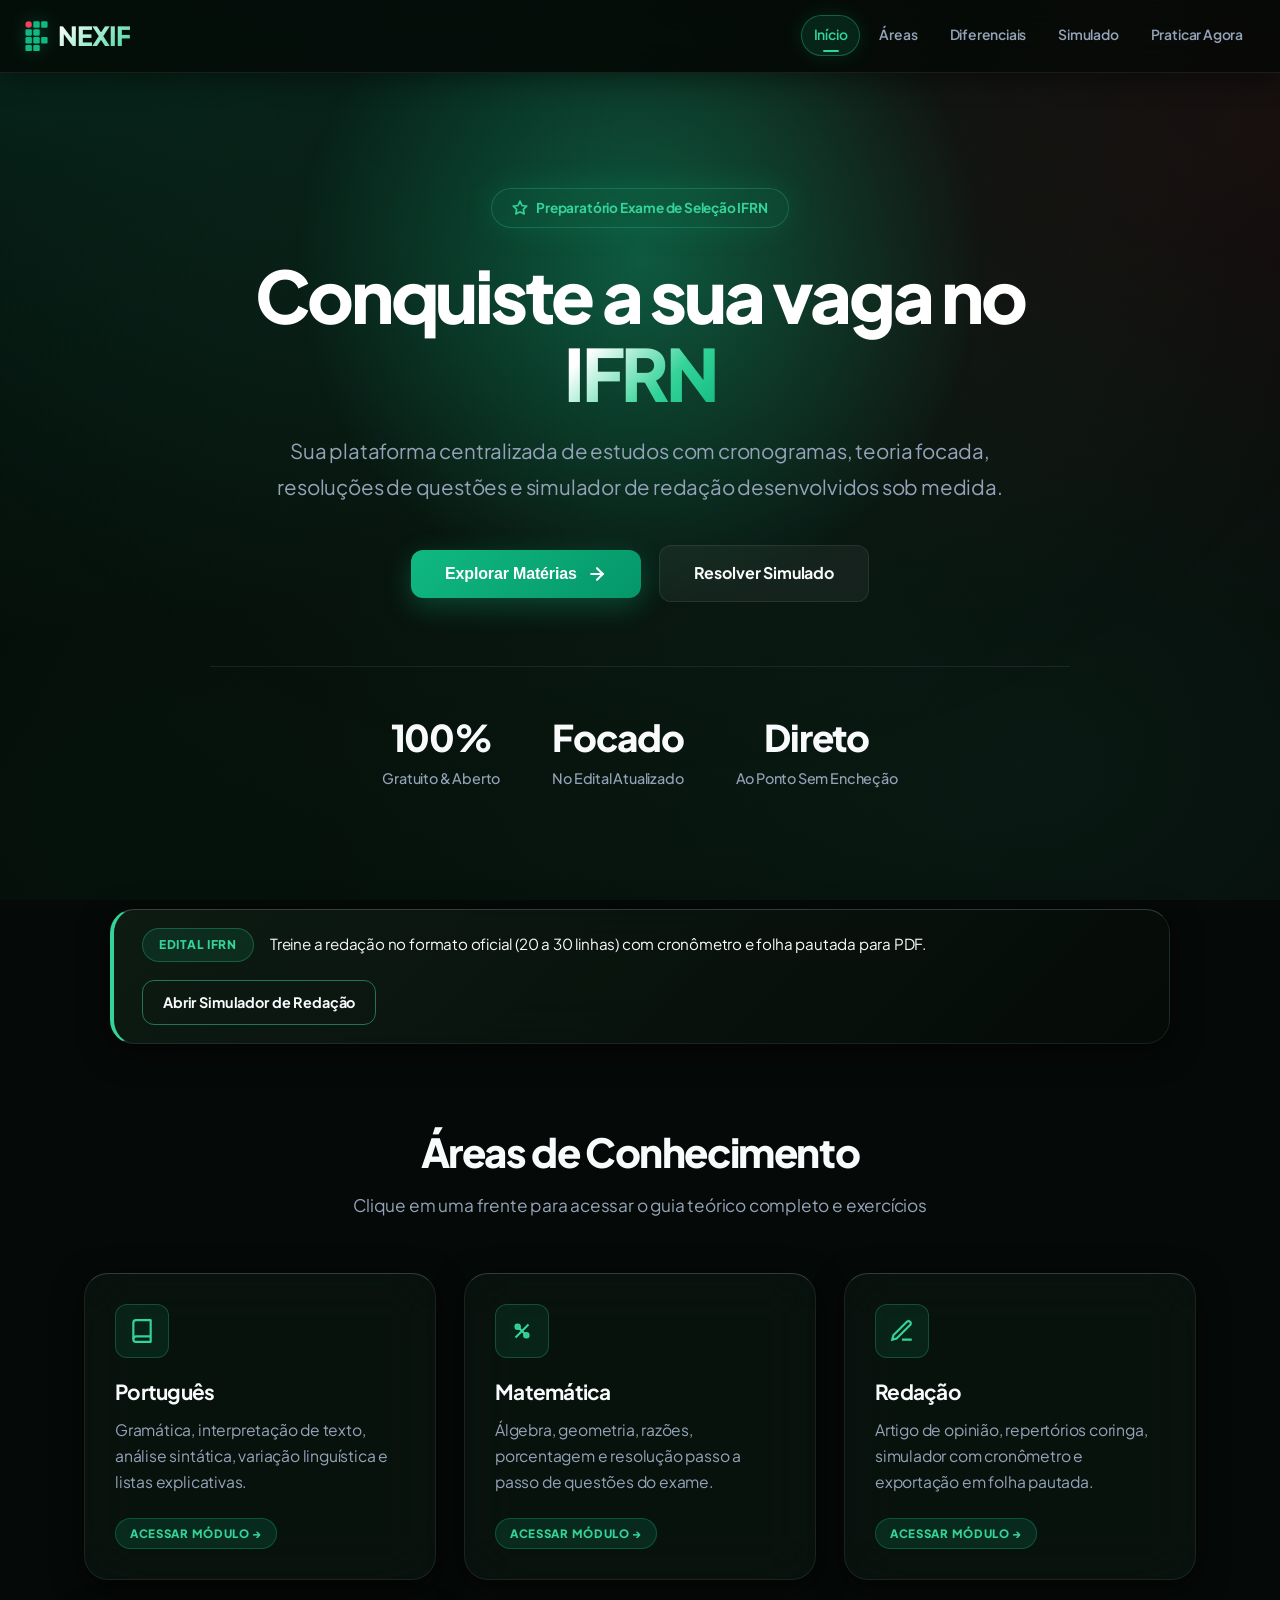
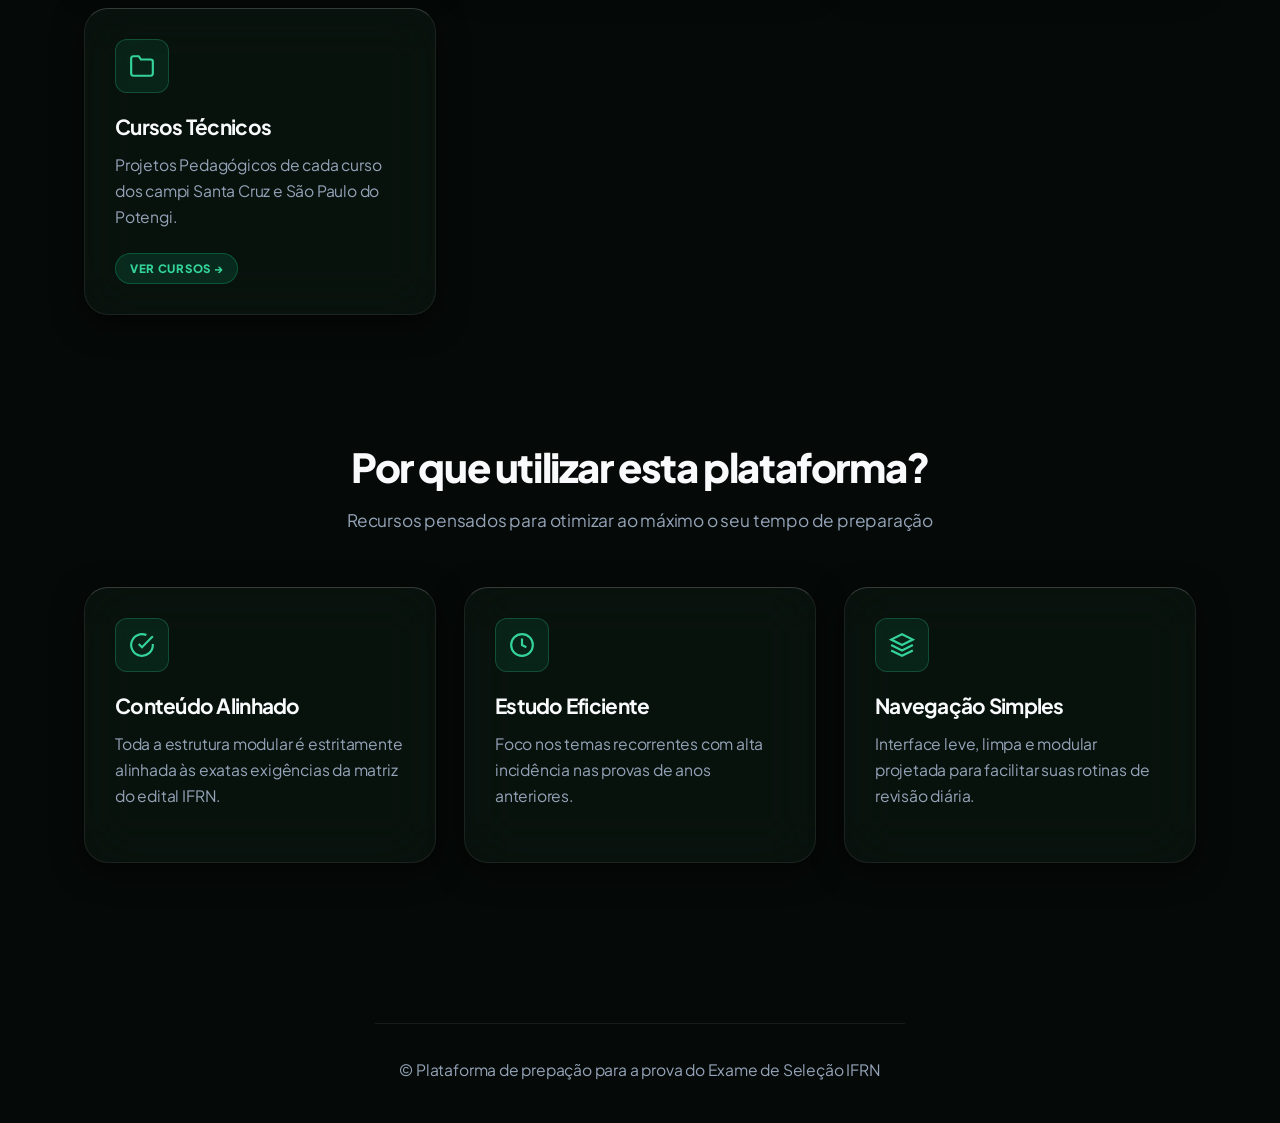
<file: index.html>
<!DOCTYPE html>
<html lang="pt-BR">

<head>
  <meta charset="UTF-8">
  <meta name="viewport" content="width=device-width, initial-scale=1.0">
  <meta name="description"
    content="Plataforma de estudos gratuita e preparatória para o Exame de Seleção do IFRN. Cronogramas, questões, teoria e simuladores focados.">
  <meta name="theme-color" content="#050907">

  <title>NEXIF | Plataforma de Estudos IFRN</title>

  <link rel="preconnect" href="https://fonts.googleapis.com">
  <link rel="preconnect" href="https://fonts.gstatic.com" crossorigin>
  <link
    href="https://fonts.googleapis.com/css2?family=JetBrains+Mono:wght@500;700;800&family=Plus+Jakarta+Sans:wght@400;500;600;700;800&display=swap"
    rel="stylesheet">
  <link rel="stylesheet" href="style.css">
</head>

<body>

  <!-- Cabeçalho Principal (Com suporte completo ao Menu Mobile) -->
  <header class="navbar-header" role="banner">
    <div class="navbar-container">
      <a href="index.html" class="logo" aria-label="Página Inicial">
        <span class="logo-dot" aria-hidden="true"></span>
        NEXIF
      </a>

      <button class="menu-toggle" id="menuToggle" aria-label="Abrir Menu de Navegação" aria-expanded="false">
        <span class="bar"></span>
        <span class="bar"></span>
        <span class="bar"></span>
      </button>

      <div class="nav-overlay" id="navOverlay"></div>

      <nav class="nav-menu" id="navMenu" aria-label="Navegação principal">
        <a href="index.html" class="nav-link active" aria-current="page">Início</a>
        <a href="#estudos" class="nav-link">Áreas</a>
        <a href="#diferenciais" class="nav-link">Diferenciais</a>
        <a href="questoes.html" class="nav-link">Simulado</a>
        <a href="#praticar" class="nav-link" id="btnNavPraticar">Praticar Agora</a>
      </nav>
    </div>
  </header>

  <!-- Conteúdo Principal -->
  <main id="conteudo-principal">

    <!-- Seção Hero -->
    <section class="hero">
      <div class="hero-glow-effect" aria-hidden="true"></div>

      <div class="hero-container">
        <div class="badge-tag">
          <svg viewBox="0 0 24 24" width="16" height="16" fill="none" stroke="currentColor" stroke-width="2.5"
            aria-hidden="true">
            <polygon
              points="12 2 15.09 8.26 22 9.27 17 14.14 18.18 21.02 12 17.77 5.82 21.02 7 14.14 2 9.27 8.91 8.26 12 2">
            </polygon>
          </svg>
          Preparatório Exame de Seleção IFRN
        </div>

        <h1>Conquiste a sua vaga no <span>IFRN</span></h1>

        <p>
          Sua plataforma centralizada de estudos com cronogramas, teoria focada, resoluções de questões e simulador de
          redação desenvolvidos sob medida.
        </p>

        <div class="hero-actions">
          <button type="button" class="btn btn-primary" id="btnHeroComecar">
            Explorar Matérias
            <svg viewBox="0 0 24 24" width="20" height="20" fill="none" stroke="currentColor" stroke-width="2.5"
              stroke-linecap="round" stroke-linejoin="round" aria-hidden="true">
              <line x1="5" y1="12" x2="19" y2="12"></line>
              <polyline points="12 5 19 12 12 19"></polyline>
            </svg>
          </button>

          <a href="questoes.html" class="btn btn-secondary">
            Resolver Simulado
          </a>
        </div>

        <div class="hero-stats">
          <div class="stat-item">
            <div class="stat-number">100%</div>
            <div class="stat-label">Gratuito &amp; Aberto</div>
          </div>
          <div class="stat-item">
            <div class="stat-number">Focado</div>
            <div class="stat-label">No Edital Atualizado</div>
          </div>
          <div class="stat-item">
            <div class="stat-number">Direto</div>
            <div class="stat-label">Ao Ponto Sem Encheção</div>
          </div>
        </div>
      </div>
    </section>

    <!-- Banner de Destaque / Acesso Rápido -->
    <div class="proitec-glass-banner">
      <div class="popup-content">
        <div class="popup-header">
          <span class="badge-glass">Edital IFRN</span>
          <p style="margin: 0; font-size: 0.95rem; color: var(--text-main);">
            Treine a redação no formato oficial (20 a 30 linhas) com cronômetro e folha pautada para PDF.
          </p>
        </div>
        <a href="redação.html" class="btn btn-outline" style="padding: 10px 20px; font-size: 0.9rem;">
          Abrir Simulador de Redação
        </a>
      </div>
    </div>

    <!-- Seção de Áreas de Conhecimento (Cards Clicáveis) -->
    <section id="estudos">
      <div class="section-header">
        <h2 class="section-title">Áreas de Conhecimento</h2>
        <p class="section-subtitle">Clique em uma frente para acessar o guia teórico completo e exercícios</p>
      </div>

      <div class="grid">
        <a href="português.html" class="card">
          <div class="icon-box" aria-hidden="true">
            <svg viewBox="0 0 24 24" width="28" height="28" fill="none" stroke="currentColor" stroke-width="2">
              <path d="M4 19.5A2.5 2.5 0 0 1 6.5 17H20"></path>
              <path d="M6.5 2H20v20H6.5A2.5 2.5 0 0 1 4 19.5v-15A2.5 2.5 0 0 1 6.5 2z"></path>
            </svg>
          </div>
          <h3>Português</h3>
          <p>Gramática, interpretação de texto, análise sintática, variação linguística e listas explicativas.</p>
          <span class="badge badge-primary" style="align-self: flex-start;">Acessar módulo →</span>
        </a>

        <a href="matemática.html" class="card">
          <div class="icon-box" aria-hidden="true">
            <svg viewBox="0 0 24 24" width="28" height="28" fill="none" stroke="currentColor" stroke-width="2">
              <line x1="18" y1="6" x2="6" y2="18"></line>
              <line x1="6" y1="6" x2="18" y2="18"></line>
              <circle cx="8" cy="8" r="2"></circle>
              <circle cx="16" cy="16" r="2"></circle>
            </svg>
          </div>
          <h3>Matemática</h3>
          <p>Álgebra, geometria, razões, porcentagem e resolução passo a passo de questões do exame.</p>
          <span class="badge badge-primary" style="align-self: flex-start;">Acessar módulo →</span>
        </a>

        <a href="redação.html" class="card">
          <div class="icon-box" aria-hidden="true">
            <svg viewBox="0 0 24 24" width="28" height="28" fill="none" stroke="currentColor" stroke-width="2">
              <path d="M12 20h9"></path>
              <path d="M16.5 3.5a2.121 2.121 0 0 1 3 3L7 19l-4 1 1-4L16.5 3.5z"></path>
            </svg>
          </div>
          <h3>Redação</h3>
          <p>Artigo de opinião, repertórios coringa, simulador com cronômetro e exportação em folha pautada.</p>
          <span class="badge badge-primary" style="align-self: flex-start;">Acessar módulo →</span>
        </a>

        <a href="cursos-tecnicos.html" class="card">
          <div class="icon-box" aria-hidden="true">
            <svg viewBox="0 0 24 24" width="28" height="28" fill="none" stroke="currentColor" stroke-width="2">
              <path d="M22 19a2 2 0 0 1-2 2H4a2 2 0 0 1-2-2V5a2 2 0 0 1 2-2h5l2 3h9a2 2 0 0 1 2 2z"></path>
            </svg>
          </div>
          <h3>Cursos Técnicos</h3>
          <p>Projetos Pedagógicos de cada curso dos campi Santa Cruz e São Paulo do Potengi.</p>
          <span class="badge badge-primary" style="align-self: flex-start;">Ver cursos →</span>
        </a>
      </div>
    </section>

    <!-- Seção Diferenciais -->
    <section id="diferenciais">
      <div class="section-header">
        <h2 class="section-title">Por que utilizar esta plataforma?</h2>
        <p class="section-subtitle">Recursos pensados para otimizar ao máximo o seu tempo de preparação</p>
      </div>

      <div class="grid">
        <article class="card">
          <div class="icon-box" aria-hidden="true">
            <svg viewBox="0 0 24 24" width="28" height="28" fill="none" stroke="currentColor" stroke-width="2">
              <path d="M22 11.08V12a10 10 0 1 1-5.93-9.14"></path>
              <polyline points="22 4 12 14.01 9 11.01"></polyline>
            </svg>
          </div>
          <h3>Conteúdo Alinhado</h3>
          <p>Toda a estrutura modular é estritamente alinhada às exatas exigências da matriz do edital IFRN.</p>
        </article>

        <article class="card">
          <div class="icon-box" aria-hidden="true">
            <svg viewBox="0 0 24 24" width="28" height="28" fill="none" stroke="currentColor" stroke-width="2">
              <circle cx="12" cy="12" r="10"></circle>
              <polyline points="12 6 12 12 16 14"></polyline>
            </svg>
          </div>
          <h3>Estudo Eficiente</h3>
          <p>Foco nos temas recorrentes com alta incidência nas provas de anos anteriores.</p>
        </article>

        <article class="card">
          <div class="icon-box" aria-hidden="true">
            <svg viewBox="0 0 24 24" width="28" height="28" fill="none" stroke="currentColor" stroke-width="2">
              <polygon points="12 2 2 7 12 12 22 7 12 2"></polygon>
              <polyline points="2 17 12 22 22 17"></polyline>
              <polyline points="2 12 12 17 22 12"></polyline>
            </svg>
          </div>
          <h3>Navegação Simples</h3>
          <p>Interface leve, limpa e modular projetada para facilitar suas rotinas de revisão diária.</p>
        </article>
      </div>
    </section>

  </main>

  <!-- Rodapé -->
 <footer>
    <p>&copy; Plataforma de prepação para a prova do Exame de Seleção IFRN </p>
  </footer>


  <!-- Modal de Opções de Estudo -->
  <div id="modalDisciplinas" class="modal-overlay" aria-hidden="true" role="dialog" aria-labelledby="modalTitulo"
    aria-modal="true">
    <div class="modal-card">
      <button type="button" class="fechar-modal" id="btnFecharModal" aria-label="Fechar modal">&times;</button>

      <div class="modal-header" style="margin-bottom: 24px;">
        <h2 id="modalTitulo" style="margin-bottom: 8px;">O que você deseja praticar agora?</h2>
        <p style="margin: 0;">Escolha uma matéria ou ferramenta para iniciar seus estudos:</p>
      </div>

      <div class="opcoes-container">
        <a href="português.html" class="opcao-btn">
          <div class="opcao-icon" aria-hidden="true">
            <svg viewBox="0 0 24 24" width="22" height="22" fill="none" stroke="currentColor" stroke-width="2">
              <path d="M4 19.5A2.5 2.5 0 0 1 6.5 17H20"></path>
              <path d="M6.5 2H20v20H6.5A2.5 2.5 0 0 1 4 19.5v-15A2.5 2.5 0 0 1 6.5 2z"></path>
            </svg>
          </div>
          <div class="opcao-info">
            <span class="opcao-titulo">Português</span>
            <span class="opcao-desc">Gramática e Interpretação</span>
          </div>
        </a>

        <a href="matemática.html" class="opcao-btn">
          <div class="opcao-icon" aria-hidden="true">
            <svg viewBox="0 0 24 24" width="22" height="22" fill="none" stroke="currentColor" stroke-width="2">
              <line x1="18" y1="6" x2="6" y2="18"></line>
              <line x1="6" y1="6" x2="18" y2="18"></line>
              <circle cx="8" cy="8" r="2"></circle>
              <circle cx="16" cy="16" r="2"></circle>
            </svg>
          </div>
          <div class="opcao-info">
            <span class="opcao-titulo">Matemática</span>
            <span class="opcao-desc">Álgebra e Geometria</span>
          </div>
        </a>

        <a href="redação.html" class="opcao-btn">
          <div class="opcao-icon" aria-hidden="true">
            <svg viewBox="0 0 24 24" width="22" height="22" fill="none" stroke="currentColor" stroke-width="2">
              <path d="M12 20h9"></path>
              <path d="M16.5 3.5a2.121 2.121 0 0 1 3 3L7 19l-4 1 1-4L16.5 3.5z"></path>
            </svg>
          </div>
          <div class="opcao-info">
            <span class="opcao-titulo">Redação</span>
            <span class="opcao-desc">Estrutura, Repertórios e Simulador</span>
          </div>
        </a>

        <a href="exame-selecao.html" class="opcao-btn">
          <div class="opcao-icon" aria-hidden="true">
            <svg viewBox="0 0 24 24" width="22" height="22" fill="none" stroke="currentColor" stroke-width="2">
              <path d="M14 2H6a2 2 0 0 0-2 2v16a2 2 0 0 0 2 2h12a2 2 0 0 0 2-2V8z"></path>
              <polyline points="14 2 14 8 20 8"></polyline>
              <line x1="16" y1="13" x2="8" y2="13"></line>
              <line x1="16" y1="17" x2="8" y2="17"></line>
            </svg>
          </div>
          <div class="opcao-info">
            <span class="opcao-titulo">Exame de Seleção</span>
            <span class="opcao-desc">Informações do Processo</span>
          </div>
        </a>

        <a href="temas-anteriores.html" class="opcao-btn">
          <div class="opcao-icon" aria-hidden="true">
            <svg viewBox="0 0 24 24" width="22" height="22" fill="none" stroke="currentColor" stroke-width="2">
              <circle cx="12" cy="12" r="10"></circle>
              <polyline points="12 6 12 12 16 14"></polyline>
            </svg>
          </div>
          <div class="opcao-info">
            <span class="opcao-titulo">Temas Anteriores</span>
            <span class="opcao-desc">Histórico de Propostas</span>
          </div>
        </a>

        <a href="questoes.html" class="opcao-btn">
          <div class="opcao-icon" aria-hidden="true">
            <svg viewBox="0 0 24 24" width="22" height="22" fill="none" stroke="currentColor" stroke-width="2">
              <polyline points="9 11 12 14 22 4"></polyline>
              <path d="M21 12v7a2 2 0 0 1-2 2H5a2 2 0 0 1-2-2V5a2 2 0 0 1 2-2h11"></path>
            </svg>
          </div>
          <div class="opcao-info">
            <span class="opcao-titulo">Questões</span>
            <span class="opcao-desc">Banco de Questões Resolvidas</span>
          </div>
        </a>

        <a href="cursos-tecnicos.html" class="opcao-btn">
          <div class="opcao-icon" aria-hidden="true">
            <svg viewBox="0 0 24 24" width="22" height="22" fill="none" stroke="currentColor" stroke-width="2">
              <path d="M22 19a2 2 0 0 1-2 2H4a2 2 0 0 1-2-2V5a2 2 0 0 1 2-2h5l2 3h9a2 2 0 0 1 2 2z"></path>
            </svg>
          </div>
          <div class="opcao-info">
            <span class="opcao-titulo">Cursos Técnicos de Santa Cruz e SPP</span>
            <span class="opcao-desc">Projetos Pedagógicos de cada curso (PDF)</span>
          </div>
        </a>
      </div>
    </div>
  </div>

  <script src="script.js"></script>
</body>

</html>
</file>
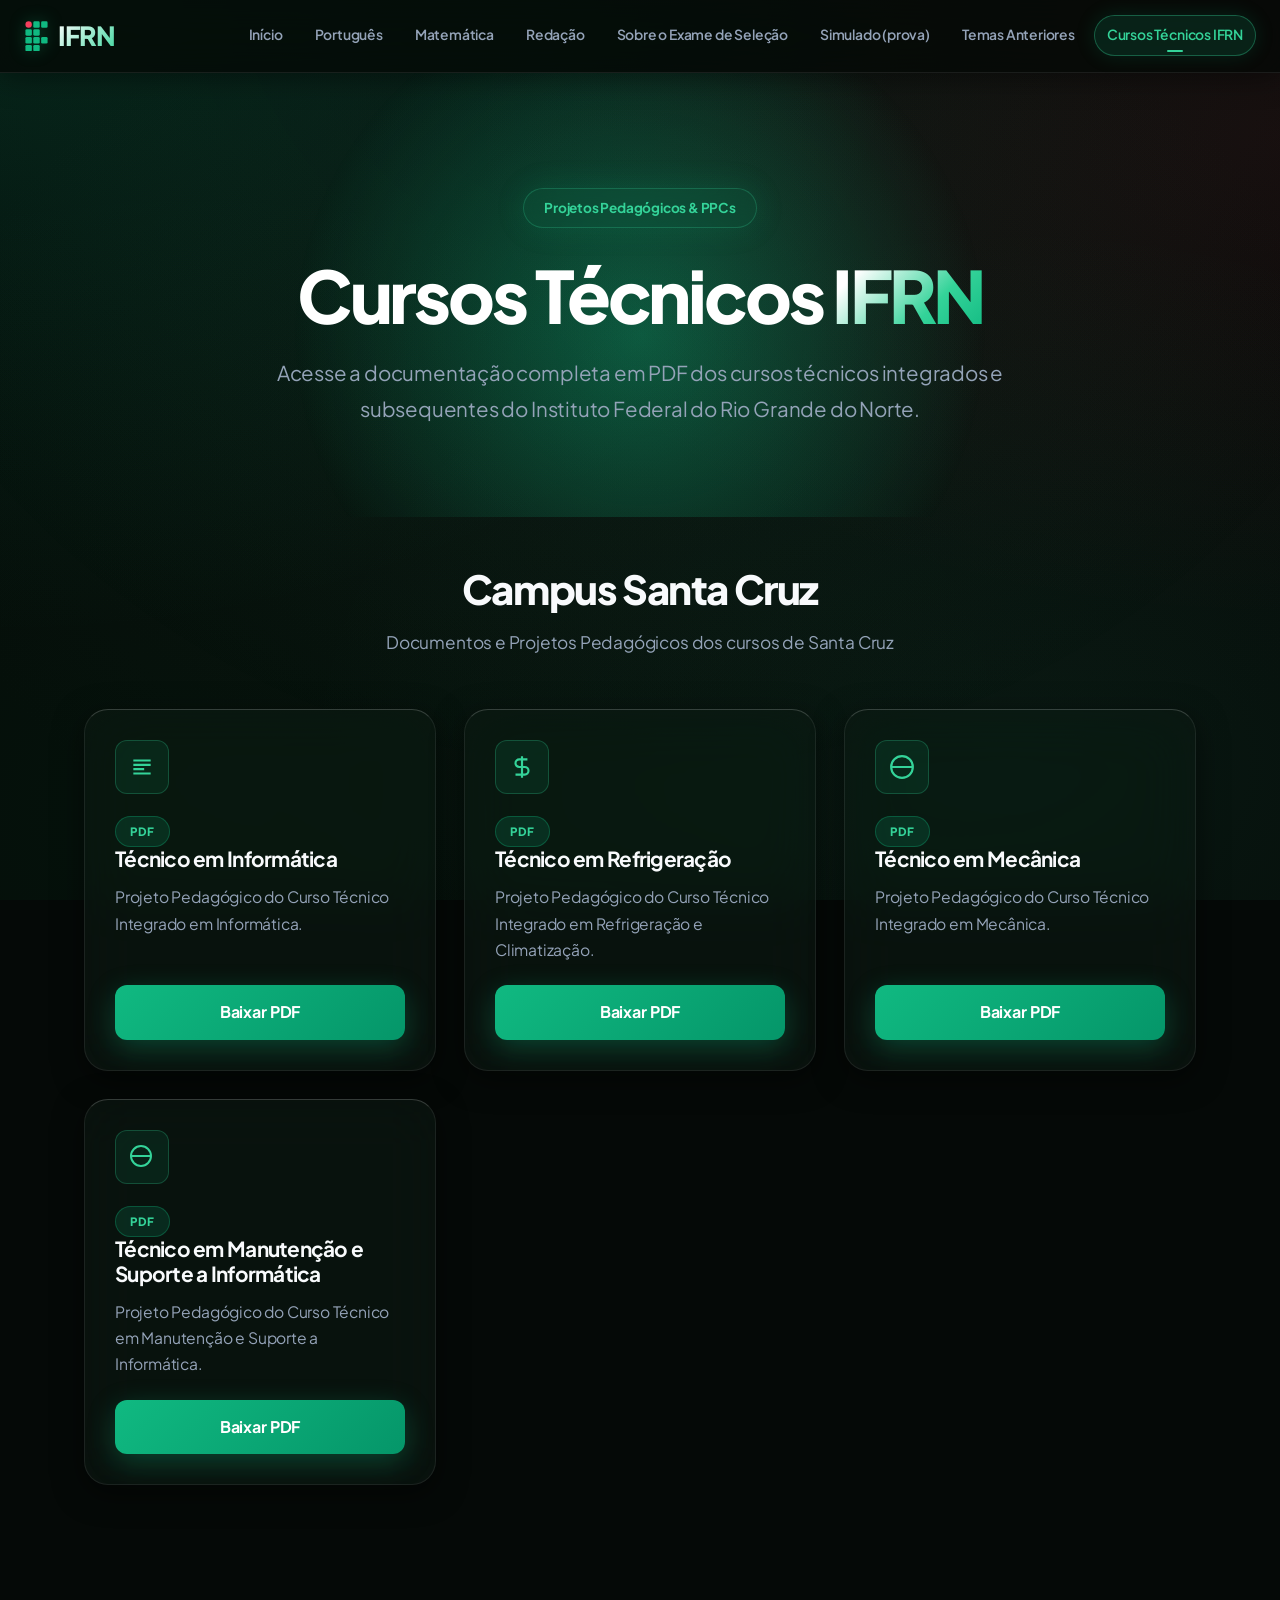
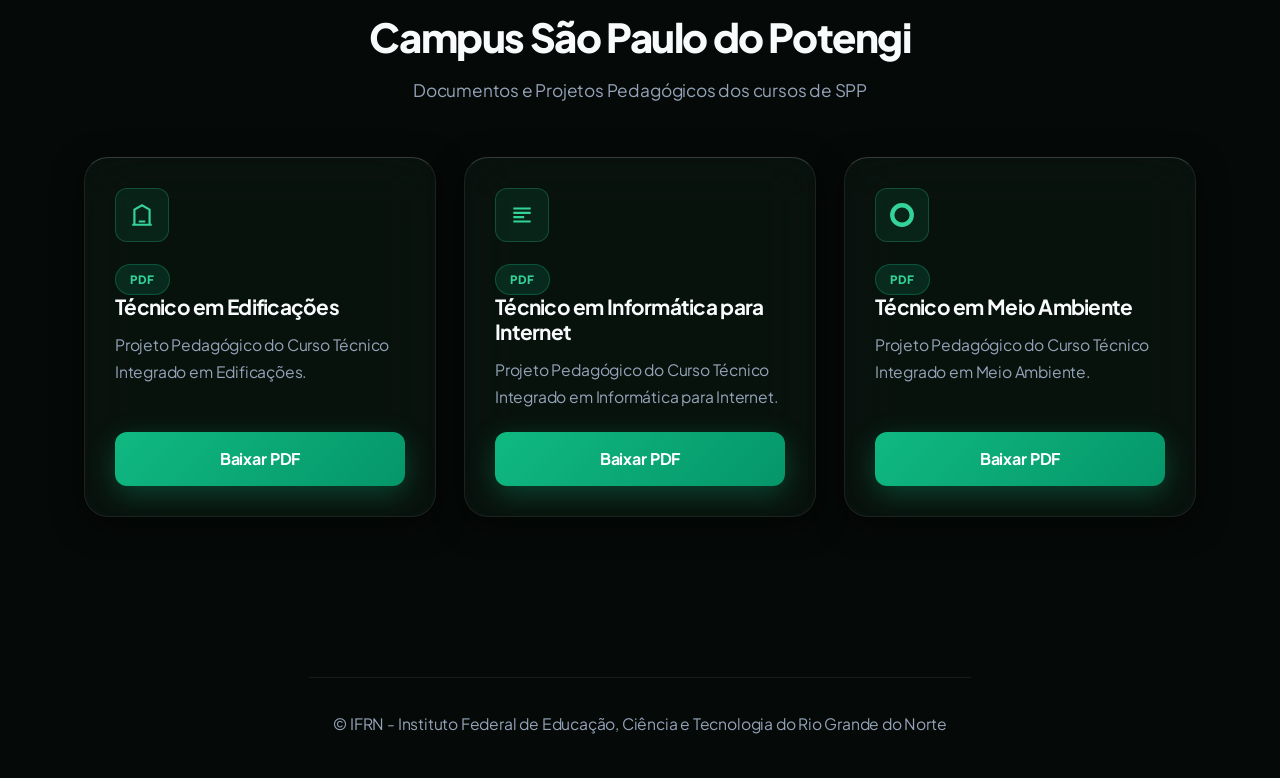
<file: cursos-tecnicos.html>
<!DOCTYPE html>
<html lang="pt-BR">

<head>
  <meta charset="UTF-8">
  <meta name="viewport" content="width=device-width, initial-scale=1.0">
  <title>Cursos Técnicos IFRN - Santa Cruz e São Paulo do Potengi</title>
  <link rel="preconnect" href="https://fonts.googleapis.com">
  <link rel="preconnect" href="https://fonts.gstatic.com" crossorigin>
  <link
    href="https://fonts.googleapis.com/css2?family=Plus+Jakarta+Sans:wght@400;500;600;700;800&family=JetBrains+Mono:wght@700;800&display=swap"
    rel="stylesheet">
  <link rel="stylesheet" href="style.css">
</head>

<body>

  <!-- BARRA DE NAVEGAÇÃO -->
  <header class="navbar-header">
    <div class="navbar-container">
      <a href="index.html" class="logo">
        <span class="logo-dot"></span>
        IFRN 
      </a>

      <button class="menu-toggle" id="menuToggle" aria-label="Abrir Menu de Navegação" aria-expanded="false">
        <span class="bar"></span>
        <span class="bar"></span>
        <span class="bar"></span>
      </button>

      <div class="nav-overlay" id="navOverlay"></div>

       <nav class="nav-menu" id="navMenu" aria-label="Navegação Principal">
                <a href="index.html" class="nav-link">Início</a>
                <a href="português.html" class="nav-link">Português</a>
                <a href="matemática.html" class="nav-link" aria-current="page">Matemática</a>
                <a href="redação.html" class="nav-link">Redação</a>
                <a href="exame-selecao.html" class="nav-link">Sobre o Exame de Seleção</a>
                <a href="questoes.html" class="nav-link">Simulado (prova)</a>
                <a href="temas anteriores.html" class="nav-link">Temas Anteriores</a>
<a href="cursos-tecnicos.html" class="nav-link active"> Cursos Técnicos IFRN</a>
            </nav>
    </div>
  </header>
  <main>
    <!-- HERO SECTION -->
    <section class="hero-section">
      <div class="hero-glow-effect"></div>
      <div class="hero-container">
        <div class="badge-tag">Projetos Pedagógicos & PPCs</div>
        <h1 class="hero-title">Cursos Técnicos <span>IFRN</span></h1>
        <p class="hero-subtitle">
          Acesse a documentação completa em PDF dos cursos técnicos integrados e subsequentes do Instituto Federal do
          Rio Grande do Norte.
        </p>
      </div>
    </section>

    <!-- CAMPUS SANTA CRUZ -->
    <section id="santa-cruz">
      <div class="section-header">
        <h2 class="section-title">Campus Santa Cruz</h2>
        <p class="section-subtitle">Documentos e Projetos Pedagógicos dos cursos de Santa Cruz</p>
      </div>

      <div class="cards-grid">
        <!-- CURSO 1: Informática -->
        <article class="card">
          <div class="card-header-info">
            <div class="icon-box">
              <svg viewBox="0 0 24 24">
                <path d="M4 6h16M4 10h16M4 14h10M4 18h16" />
              </svg>
            </div>
            <span class="badge badge-primary">PDF</span>
          </div>
          <h3 class="card-title">Técnico em Informática</h3>
          <p class="card-description">
            Projeto Pedagógico do Curso Técnico Integrado em Informática.
          </p>

          <a href="https://portal.ifrn.edu.br/documents/21058/Inform%C3%A1tica_-_Projeto_Pedag%C3%B3gico_de_Curso.pdf"
            class="btn btn-primary">Baixar PDF </a>
        </article>

        <!-- CURSO 2: Refrigeração e Climatização -->
        <article class="card">
          <div class="card-header-info">
            <div class="icon-box">
              <svg viewBox="0 0 24 24">
                <path d="M12 2v20M17 5H9.5a3.5 3.5 0 0 0 0 7h5a3.5 3.5 0 0 1 0 7H6" />
              </svg>
            </div>
            <span class="badge badge-primary">PDF</span>
          </div>
          <h3 class="card-title">Técnico em Refrigeração</h3>
          <p class="card-description">
            Projeto Pedagógico do Curso Técnico Integrado em Refrigeração e Climatização.
          </p>
          <!-- INSIRA SUA ÂNCORA / LINK AQUI -->
          <a href="https://portal.ifrn.edu.br/documents/775/Tecnico_Integrado_Refrigeracao_e_Climatizacao_2012.pdf"
            class="btn btn-primary">Baixar PDF</a>
        </article>

        <!-- CURSO 3: Mecânica -->
        <article class="card">
          <div class="card-header-info">
            <div class="icon-box">
              <svg viewBox="0 0 24 24">
                <circle cx="12" cy="12" r="10" />
                <path d="M2 12h20" />
              </svg>
            </div>
            <span class="badge badge-primary">PDF</span>
          </div>
          <h3 class="card-title">Técnico em Mecânica</h3>
          <p class="card-description">
            Projeto Pedagógico do Curso Técnico Integrado em Mecânica.
          </p>
          <!-- INSIRA SUA ÂNCORA / LINK AQUI -->
          <a href="https://portal.ifrn.edu.br/documents/759/Tecnico_Integrado_em_Mecanica_2012.pdf"
            class="btn btn-primary">Baixar PDF</a>
        </article>


        <article class="card">
          <div class="card-header-info">
            <div class="icon-box">
              <svg viemBox="0 0 24 24">
                <circle cx="12" cy="12" r="10" />
                <path d="M2 12h20" />
              </svg>
            </div>
            <span class="badge badge-primary">PDF</span>
          </div>
          <h3 class="card-title"> Técnico em Manutenção e Suporte a Informática</h3>
          <p class="card-description">
            Projeto Pedagógico do Curso Técnico em Manutenção e Suporte a Informática.
          </p>
          <a href="https://portal.ifrn.edu.br/documents/758/Tecnico_Integrado_em_Manutencao_e_Suporte_para_Informatica_2012.pdf"
            class="btn btn-primary">Baixar PDF</a>
        </article>
      </div>
    </section>



    <!-- CAMPUS SÃO PAULO DO POTENGI -->
    <section id="sao-paulo-potengi">
      <div class="section-header">
        <h2 class="section-title">Campus São Paulo do Potengi</h2>
        <p class="section-subtitle">Documentos e Projetos Pedagógicos dos cursos de SPP</p>
      </div>

      <div class="cards-grid">
        <!-- CURSO 1: Edificações -->
        <article class="card">
          <div class="card-header-info">
            <div class="icon-box">
              <svg viewBox="0 0 24 24">
                <path d="M3 21h18M5 21V7l7-4 7 4v14M9 18h6" />
              </svg>
            </div>
            <span class="badge badge-primary">PDF</span>
          </div>
          <h3 class="card-title">Técnico em Edificações</h3>
          <p class="card-description">
            Projeto Pedagógico do Curso Técnico Integrado em Edificações.
          </p>
          <!-- INSIRA SUA ÂNCORA / LINK AQUI -->
          <a href="https://portal.ifrn.edu.br/documents/702/Tecnico_Integrado_em_Edificacoes_2012.pdf"
            class="btn btn-primary">Baixar PDF</a>
        </article>

        <!-- CURSO 2: Informática -->
        <article class="card">
          <div class="card-header-info">
            <div class="icon-box">
              <svg viewBox="0 0 24 24">
                <path d="M4 6h16M4 10h16M4 14h10M4 18h16" />
              </svg>
            </div>
            <span class="badge badge-primary">PDF</span>
          </div>
          <h3 class="card-title">Técnico em Informática para Internet</h3>
          <p class="card-description">
            Projeto Pedagógico do Curso Técnico Integrado em Informática para Internet.
          </p>
          <!-- INSIRA SUA ÂNCORA / LINK AQUI -->
          <a href="https://portal.ifrn.edu.br/documents/732/Tecnico_em_Informatica_para_Internet_2012-2013.pdf"
            class="btn btn-primary">Baixar PDF</a>
        </article>

        <!-- CURSO 3: Meio Ambiente -->
        <article class="card">
          <div class="card-header-info">
            <div class="icon-box">
              <svg viewBox="0 0 24 24">
                <path d="M12 2a10 10 0 1 0 10 10A10 10 0 0 0 12 2zm0 18a8 8 0 1 1 8-8 8 8 0 0 1-8 8z" />
              </svg>
            </div>
            <span class="badge badge-primary">PDF</span>
          </div>
          <h3 class="card-title">Técnico em Meio Ambiente</h3>
          <p class="card-description">
            Projeto Pedagógico do Curso Técnico Integrado em Meio Ambiente.
          </p>
          <!-- INSIRA SUA ÂNCORA / LINK AQUI -->
          <a href="https://portal.ifrn.edu.br/documents/763/Tecnico_Integrado_em_Meio_Ambiente_2012.pdf"
            class="btn btn-primary">Baixar PDF</a>
        </article>
      </div>
    </section>
  </main>

  <footer>
    <p>&copy; IFRN - Instituto Federal de Educação, Ciência e Tecnologia do Rio Grande do Norte</p>
  </footer>

  <script>
    // Controle básico para o menu hambúrguer mobile
    const menuToggle = document.getElementById('menuToggle');
    const navMenu = document.getElementById('navMenu');
    const navOverlay = document.getElementById('navOverlay');

    function toggleMenu() {
      menuToggle.classList.toggle('active');
      navMenu.classList.toggle('active');
      navOverlay.classList.toggle('active');
    }

    menuToggle.addEventListener('click', toggleMenu);
    navOverlay.addEventListener('click', toggleMenu);

    document.querySelectorAll('.nav-link').forEach(link => {
      link.addEventListener('click', () => {
        if (navMenu.classList.contains('active')) {
          toggleMenu();
        }
      });
    });
  </script>
</body>

</html>
</file>
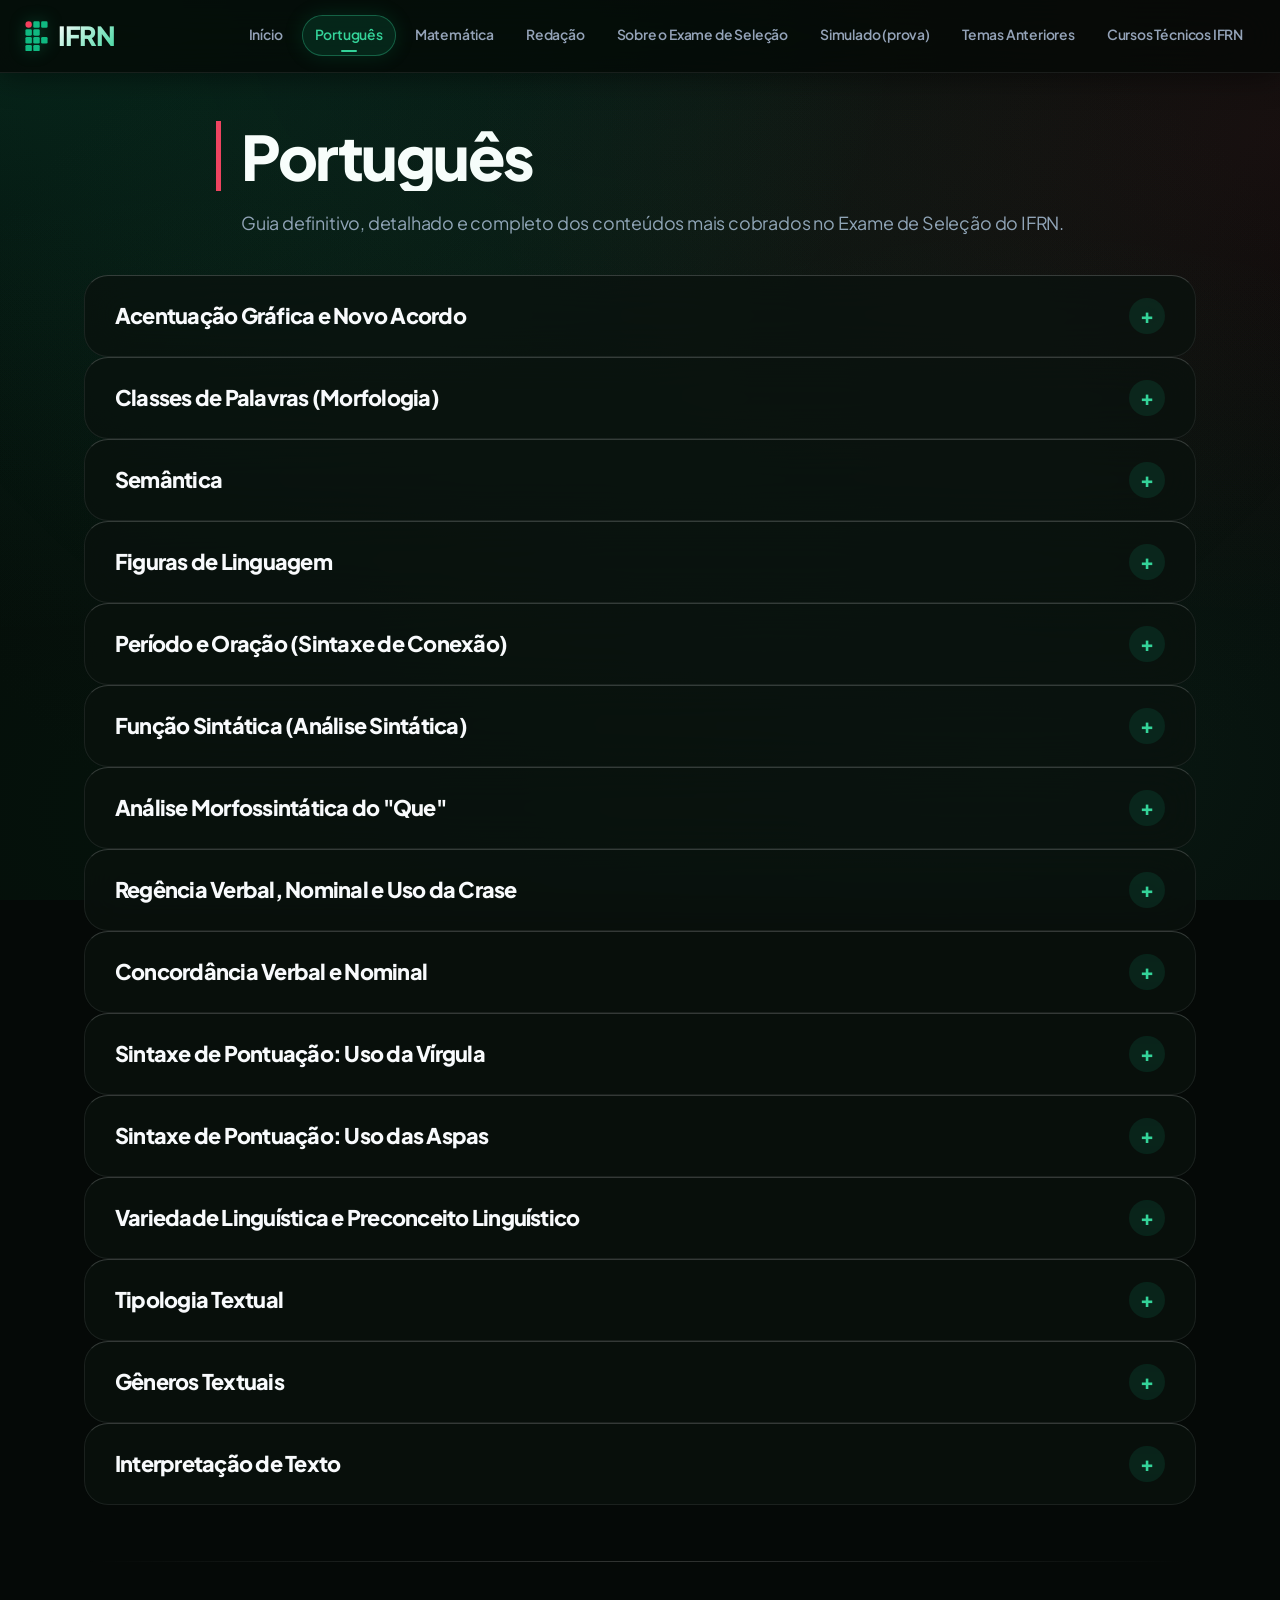
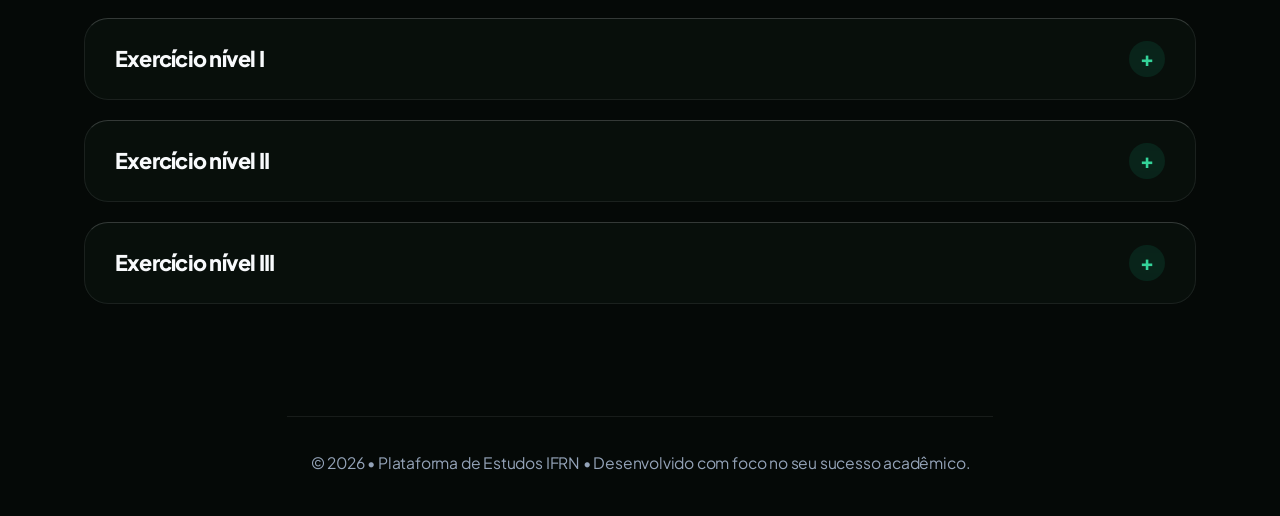
<file: português.html>
<!DOCTYPE html>
<html lang="pt-BR">
<head>
    <meta charset="UTF-8">
    <meta name="viewport" content="width=device-width, initial-scale=1.0">
    <title>Português - Plataforma de Estudos IFRN</title>
    <link rel="stylesheet" href="style.css">
</head>
<body>

    <header class="navbar-header">
      <div class="navbar-container">
        <a href="index.html" class="logo">
          <span class="logo-dot"></span>
          IFRN
        </a>

        <button class="menu-toggle" id="menuToggle" aria-label="Abrir Menu de Navegação" aria-expanded="false">
          <span class="bar"></span>
          <span class="bar"></span>
          <span class="bar"></span>
        </button>

        <div class="nav-overlay" id="navOverlay"></div>

        <nav class="nav-menu" id="navMenu" aria-label="Navegação Principal">
            <a href="index.html" class="nav-link">Início</a>
            <a href="português.html" class="nav-link active">Português</a>
            <a href="matemática.html" class="nav-link" aria-current="page">Matemática</a>
            <a href="redação.html" class="nav-link">Redação</a>
            <a href="exame-selecao.html" class="nav-link">Sobre o Exame de Seleção</a>
            <a href="questoes.html" class="nav-link">Simulado (prova)</a>
            <a href="temas-anteriores.html" class="nav-link">Temas Anteriores</a>
            <a href="cursos-tecnicos.html" class="nav-link"> Cursos Técnicos IFRN</a>
        </nav>
      </div>
    </header>

    <header class="hero-header">
        <h1>Português</h1>
        <p>Guia definitivo, detalhado e completo dos conteúdos mais cobrados no Exame de Seleção do IFRN.</p>
    </header>

    <main>

        <!-- 1. ACENTUAÇÃO GRÁFICA E NOVO ACORDO -->
        <details class="accordion-item">
            <summary class="accordion-header">
                <h2>Acentuação Gráfica e Novo Acordo</h2>
            </summary>
            <div class="accordion-content">
                <div class="section-box">
                    <h2>Princípio da Tonicidade</h2>
                    <p>A acentuação gráfica serve para orientar a correta pronúncia das palavras com base na sílaba tônica. A regra geral do português acentua a minoria das palavras, utilizando a terminação sílabica como parâmetro.</p>
                </div>

                <div class="section-box">
                    <h2>Regras Fundamentais da Acentuação</h2>
                    <ul>
                        <li><strong>Proparoxítonas (Sílaba tônica na antepenúltima):</strong> TODAS sem exceção são acentuadas. Ex: <em>lâmpada, gráfico, tônica, matemática, IFRN (se fosse palavra), público.</em></li>
                        <li><strong>Oxítonas (Sílaba tônica na última):</strong> Acentuam-se as terminadas em <strong>A, E, O</strong> (seguidas ou não de S), <strong>EM, ENS</strong>. Ex: <em>sofrerá, café, cipó, também, parabéns.</em></li>
                        <li><strong>Paroxítonas (Sílaba tônica na penúltima):</strong> Acentuam-se as que <strong>NÃO</strong> terminam em A, E, O, EM, ENS. Acentuam-se as terminadas em <strong>L, R, N, X, PS, Ã(S), ÃO(S), I(S), U(S), UM/UNS, DITONGO</strong>. Ex: <em>fácil, caráter, hífen, tórax, bíceps, órfão, lápis, vírus, fórum, história.</em></li>
                    </ul>
                </div>

                <div class="grid">
                    <div class="card">
                        <h2>Regra dos Hiatos (I e U)</h2>
                        <p>Acentuam-se as vogais <strong>I</strong> e <strong>U</strong> tônicas quando formam hiato com a vogal anterior, estando sozinhas na sílaba ou seguidas apenas de <strong>S</strong>.</p>
                        <p>Ex: <em>sa-ú-de, pa-ís, ba-ú, sa-í-da.</em><br>
                        <strong>Exceção:</strong> Se forem seguidas de <strong>NH</strong>, não levam acento. Ex: <em>ra-i-nha, ba-i-nha.</em></p>
                    </div>

                    <div class="card">
                        <h2>Mudanças do Novo Acordo (Atenção!)</h2>
                        <ul>
                            <li>Caiu o acento dos ditongos abertos <strong>ÉI</strong> e <strong>ÓI</strong> nas palavras <strong>Paroxítonas</strong> (Ex: <em>ideia, jiboia, assembleia, coreano</em>). <em>Atenção:</em> nas Oxítonas permanece! (Ex: <em>herói, papéis</em>).</li>
                            <li>Caiu o acento do hiato <strong>OO</strong> e <strong>EE</strong> (Ex: <em>voo, leem, veem, enjoo</em>).</li>
                            <li>Caiu o acento diferencial na maioria das palavras (Ex: <em>para, pelo</em>). Mantém-se obrigatoriamente em: <strong>pôde</strong> (passado) / <strong>pode</strong> (presente) e <strong>pôr</strong> (verbo) / <strong>por</strong> (preposição).</li>
                        </ul>
                    </div>
                </div>

                <div class="section-box">
                    <h2>Questões Resolvidas e Comentadas</h2>
                    <div class="exercicio-box">
                        <h3>Questão 01</h3>
                        <p>Assinale a alternativa em que TODAS as palavras são acentuadas pela mesma regra gramatical:</p>
                        <p>a) café, também, baú<br>b) médico, parágrafo, fonética<br>c) história, ideia, caráter</p>
                        <p><strong>Resolução:</strong> Em (b), <em>médico</em>, <em>parágrafo</em> e <em>fonética</em> são todas palavras Proparoxítonas (regra de que todas são acentuadas). Na (a), baú é hiato. Na (c), ideia nem acento tem. <strong>Gabarito: B</strong>.</p>
                    </div>

                    <div class="exercicio-box">
                        <h3>Questão 02</h3>
                        <p>Por que a palavra "ônus" é acentuada e a palavra "tatu" não é?</p>
                        <p><strong>Resolução:</strong> "Ônus" é uma paroxítona terminada em "-us" (regra de acentuação das paroxítonas). "Tatu" é uma oxítona terminada em "u", e as oxítonas só são acentuadas se terminarem em A, E, O, EM, ENS.</p>
                    </div>
                </div>

                <div class="section-box">
                    <h2>Exercícios para Praticar</h2>
                    <ol>
                        <li>Acentue corretamente as palavras do texto que perderam acentos nos exercícios da apostila.</li>
                        <li>Classifique a tonicidade e a regra de acentuação de: árvore, também, fácil, saúde, herói.</li>
                        <li>Explique o motivo pelo qual a palavra "hífen" tem acento no singular, mas "hífens" não possui.</li>
                        <li>Crie frases justificando o uso do acento diferencial nos verbos ter e vir no plural (eles têm / eles vêm).</li>
                        <li>Identifique 3 paroxítonas terminadas em ditongo nas instruções do exame.</li>
                    </ol>
                </div>
            </div>
        </details>

        <!-- 2. CLASSES DE PALAVRAS (MORFOLOGIA) -->
        <details class="accordion-item">
            <summary class="accordion-header">
                <h2>Classes de Palavras (Morfologia)</h2>
            </summary>
            <div class="accordion-content">
                <div class="section-box">
                    <h2>Conceito e Estrutura Morfológica</h2>
                    <p>As classes de palavras agrupam todos os vocábulos da língua em 10 categorias funcionais. No estudo da morfologia, analisa-se a estrutura interna da palavra, sua forma e sua classificação flexional (gênero, número, pessoa, tempo e modo).</p>
                    <p>Dividem-se rigorosamente entre palavras <strong>variáveis</strong> (sofrem modificações) e <strong>invariáveis</strong> (mantêm forma única independentemente do contexto).</p>
                </div>

                <div class="section-box">
                    <h2>Quadro Completo das 10 Classes Gramaticais</h2>
                    <div class="table-container">
                        <table>
                            <thead>
                                <tr>
                                    <th>Classe</th>
                                    <th>Flexão</th>
                                    <th>Função Essencial</th>
                                    <th>Exemplos Contextualizados</th>
                                </tr>
                            </thead>
                            <tbody>
                                <tr>
                                    <td><strong>Substantivo</strong></td>
                                    <td>Variável (gênero, número, grau)</td>
                                    <td>Nomeia seres, ideias, ações, sentimentos e objetos</td>
                                    <td>O <strong>estudante</strong> obteve a <strong>vaga</strong> com <strong>determinação</strong>.</td>
                                </tr>
                                <tr>
                                    <td><strong>Adjetivo</strong></td>
                                    <td>Variável (gênero, número, grau)</td>
                                    <td>Atribui características, qualidades ou estados aos substantivos</td>
                                    <td>A prova <strong>extensa</strong> exigiu raciocínio <strong>rápido</strong>.</td>
                                </tr>
                                <tr>
                                    <td><strong>Artigo</strong></td>
                                    <td>Variável (gênero, número)</td>
                                    <td>Determina ou indetermina o substantivo, definindo seu alcance</td>
                                    <td><strong>Um</strong> aluno encontrou <strong>os</strong> gabaritos.</td>
                                </tr>
                                <tr>
                                    <td><strong>Pronome</strong></td>
                                    <td>Variável (gênero, número, pessoa)</td>
                                    <td>Substitui ou acompanha um substantivo, indicando a pessoa do discurso</td>
                                    <td><strong>Este</strong> é o livro de que <strong>lhe</strong> falei.</td>
                                </tr>
                                <tr>
                                    <td><strong>Numeral</strong></td>
                                    <td>Variável (gênero, número)</td>
                                    <td>Indica quantidade exata, ordenação, fração ou multiplicação</td>
                                    <td>Ele foi o <strong>primeiro</strong> colocado entre <strong>cem</strong> candidatos.</td>
                                </tr>
                                <tr>
                                    <td><strong>Verbo</strong></td>
                                    <td>Variável (modo, tempo, número, pessoa)</td>
                                    <td>Expressa ação, estado, mudança de estado ou fenômeno natural</td>
                                    <td>Todos <strong>estudaram</strong> e <strong>ficaram</strong> confiantes.</td>
                                </tr>
                                <tr>
                                    <td><strong>Advérbio</strong></td>
                                    <td>Invariável (alguns admitem grau)</td>
                                    <td>Modifica o sentido do verbo, adjetivo ou outro advérbio (indica circunstância)</td>
                                    <td>Eles responderam <strong>muito</strong> <strong>calmamente</strong> às questões.</td>
                                </tr>
                                <tr>
                                    <td><strong>Preposição</strong></td>
                                    <td>Invariável</td>
                                    <td>Liga dois termos, estabelecendo uma relação de dependência sintática/semântica</td>
                                    <td>Estudou <strong>para</strong> a prova <strong>com</strong> entusiasmo.</td>
                                </tr>
                                <tr>
                                    <td><strong>Conjunção</strong></td>
                                    <td>Invariável</td>
                                    <td>Liga orações ou termos equivalentes, criando nexos lógicos (coesão)</td>
                                    <td>Revisou a matéria, <strong>porém</strong> manteve a dúvida.</td>
                                </tr>
                                <tr>
                                    <td><strong>Interjeição</strong></td>
                                    <td>Invariável</td>
                                    <td>Expressa emoções, sensações vívidas ou chamamentos intempestivos</td>
                                    <td><strong>Ufa!</strong> Consegui finalizar o simulado a tempo.</td>
                                </tr>
                            </tbody>
                        </table>
                    </div>
                </div>

                <div class="grid">
                    <div class="card">
                        <h2>Morfossintaxe da Substantivação</h2>
                        <p>Ocorre quando qualquer palavra (adjetivo, verbo, advérbio) passa a atuar como substantivo ao ser antecedida por um determinante (artigo, pronome ou numeral). Exemplo: <em>O <strong>cantar</strong> dos pássaros suave é belo</em> ("cantar" tornou-se substantivo).</p>
                    </div>

                    <div class="card">
                        <h2>Diferenciando Adjetivo de Advérbio</h2>
                        <p>Adjetivo concorda com o substantivo. Advérbio é invariável.<br>Exemplo 1: <em>Cerveja é <strong>boa</strong></em> / <em>A cerveja é <strong>boa</strong></em> (Adjetivo).<br>Exemplo 2: <em>Eles falaram <strong>baixo</strong></em> (Advérbio - não varia para 'baixos').</p>
                    </div>
                </div>

                <div class="section-box">
                    <h2>Questões Resolvidas e Comentadas</h2>
                    <div class="exercicio-box">
                        <h3>Questão 01</h3>
                        <p>Na frase "Os alunos <strong>meio</strong> cansados estudaram <strong>bastante</strong> para o teste", as palavras destacadas classificam-se morfologicamente como:</p>
                        <p>a) Adjetivo / Adjetivo<br>b) Advérbio / Advérbio<br>c) Advérbio / Adjetivo</p>
                        <p><strong>Resolução:</strong> "Meio" modifica o adjetivo "cansados" (significa um pouco, invariável) = Advérbio. "Bastante" modifica o verbo "estudaram" (indica intensidade, invariável) = Advérbio. <strong>Gabarito: B</strong>.</p>
                    </div>

                    <div class="exercicio-box">
                        <h3>Questão 02</h3>
                        <p>Qual a diferença de classe gramatical da palavra "certo" nas frases: A) "Ele escolheu o caminho <em>certo</em>." B) "<em>Certo</em> dia, tudo mudou."?</p>
                        <p><strong>Resolução:</strong> Em A, "certo" qualifica o substantivo "caminho" (Adjetivo). Em B, "certo" indetermina o substantivo "dia", equivalendo a 'um certo/algum' (Pronome Indefinido).</p>
                    </div>
                </div>

                <div class="section-box">
                    <h2>Exercícios para Praticar</h2>
                    <ol>
                        <li>Classifique morfologicamente cada palavra da seguinte oração: "Os jovens alunos responderam alegremente ao professor".</li>
                        <li>Crie 2 frases em que a palavra "bastante" atue como adjetivo e 2 como advérbio.</li>
                        <li>Substantive os seguintes verbos e adjetivos: correr, belo, livre, pensar, triste.</li>
                        <li>Identifique os pronomes demonstrativos e seus respectivos referentes contextuais em um texto de opinião.</li>
                        <li>Encontre 3 preposições no texto e explique a relação semântica que estabelecem (causa, posse, lugar, finalidade).</li>
                    </ol>
                </div>
            </div>
        </details>

        <!-- 3. SEMÂNTICA -->
        <details class="accordion-item">
            <summary class="accordion-header">
                <h2>Semântica</h2>
            </summary>
            <div class="accordion-content">
                <div class="section-box">
                    <h2>Conceito de Significação Textual</h2>
                    <p>A Semântica dedica-se ao estudo das relações de significado que os vocábulos e expressões mantêm entre si dentro de determinados contextos do discurso. No exame do IFRN, a semântica é peça-chave para a resolução de questões que cobram vocabulário, figuras de linguagem e substituição de conectores sem alteração de sentido.</p>
                </div>

                <div class="grid">
                    <div class="card">
                        <h2>Sinonímia e Antonímia</h2>
                        <p><strong>Sinônimos:</strong> Palavras que compartilham significados semelhantes. Ex: <em>efêmero / passageiro</em>.</p>
                        <p><strong>Antônimos:</strong> Palavras com sentidos diametralmente opostos. Ex: <em>altruísmo / egoísmo</em>.</p>
                    </div>

                    <div class="card">
                        <h2>Polissemia vs Homonímia</h2>
                        <p><strong>Polissemia:</strong> Uma única palavra possui múltiplos significados aparentados historicamente (Ex: <em>linha</em> de costura, <em>linha</em> telefônica, <em>linha</em> de pensamento).</p>
                        <p><strong>Homonímia:</strong> Palavras idênticas na escrita ou som, mas com origens e significados distintos (Ex: <em>canto</em> da parede / eu <em>canto</em>).</p>
                    </div>

                    <div class="card">
                        <h2>Paronímia (Cuidado Crítico!)</h2>
                        <p>Palavras com grafia e som semelhantes, mas significados totalmente diferentes:</p>
                        <ul>
                            <li><strong>Eminente:</strong> Ilustre, nobre.</li>
                            <li><strong>Iminente:</strong> Prestes a acontecer.</li>
                            <li><strong>Tráfego:</strong> Trânsito.</li>
                            <li><strong>Tráfico:</strong> Comércio ilegal.</li>
                        </ul>
                    </div>
                </div>

                <div class="section-box">
                    <h2>Denotação e Conotação</h2>
                    <ul>
                        <li><strong>Denotação (Sentido Literal):</strong> A palavra é empregada em seu sentido exato, dicionarizado e objetivo. É a linguagem padrão do meio científico e informativo. Ex: <em>O coração é o órgão que bombeia sangue.</em></li>
                        <li><strong>Conotação (Sentido Figurado):</strong> A palavra ganha múltiplos significados subjetivos e poéticos dependendo do contexto. Ex: <em>Ela tem um coração de pedra.</em></li>
                    </ul>
                </div>

                <div class="section-box">
                    <h2>Questões Resolvidas e Comentadas</h2>
                    <div class="exercicio-box">
                        <h3>Questão 01</h3>
                        <p>Substitua o conectivo sublinhado sem alterar o sentido original da frase: "O candidato estudou muito, <u>contudo</u> não conseguiu a vaga."</p>
                        <p>a) portanto<br>b) no entanto<br>c) visto que</p>
                        <p><strong>Resolução:</strong> "Contudo" é uma conjunção adversativa (oposição). O equivalente perfeito é "no entanto" (ou 'porem', 'todavia', 'entretanto'). "Portanto" é conclusivo e "visto que" é causal. <strong>Gabarito: B</strong>.</p>
                    </div>

                    <div class="exercicio-box">
                        <h3>Questão 02</h3>
                        <p>Explique o duplo sentido (ambiguidade) na frase: "O juiz declarou que o réu estava limpo".</p>
                        <p><strong>Resolução:</strong> A palavra "limpo" pode significar que o réu estava hígido/asseado fisicamente (sentido denotativo) ou que ele estava livre de acusações/antecedentes criminais (sentido conotativo).</p>
                    </div>
                </div>

                <div class="section-box">
                    <h2>Exercícios para Praticar</h2>
                    <ol>
                        <li>Diferencie com frases contextuais as palavras parônimas: descrição vs discrição, deferir vs diferir.</li>
                        <li>Identifique e classifique as figuras de linguagem (metáfora, metonímia, personificação) em um poema clássico.</li>
                        <li>Reescreva três frases ambíguas eliminando o duplo sentido indesejado.</li>
                        <li>Procure 5 exemplos de polissemia da palavra "mão" e elabore frases para cada aplicação.</li>
                        <li>Substitua os verbos "fazer" e "ter" por equivalentes de maior precisão vocabular nas frases do caderno.</li>
                    </ol>
                </div>
            </div>
        </details>

        <!-- 4. FIGURAS DE LINGUAGEM -->
        <details class="accordion-item">
            <summary class="accordion-header">
                <h2>Figuras de Linguagem</h2>
            </summary>
            <div class="accordion-content">
                <div class="section-box">
                    <h2>Expressividade e Recursos Estilísticos</h2>
                    <p>As figuras de linguagem são recursos estilísticos empregados para dar maior expressividade, impacto ou emoção ao discurso. São amplamente cobradas no Exame do IFRN, principalmente na análise de poemas, músicas, charges e crônicas.</p>
                </div>

                <div class="grid">
                    <div class="card">
                        <h2>Metáfora vs Metonímia</h2>
                        <p><strong>Metáfora:</strong> Comparação implícita sem conectivo. Ex: <em>Aquela criança é um raio.</em></p>
                        <p><strong>Metonímia:</strong> Substituição baseada numa relação de proximidade lógica (parte pelo todo, autor pela obra). Ex: <em>Lia Machado de Assis com frequência.</em></p>
                    </div>

                    <div class="card">
                        <h2>Oposição e Contradição</h2>
                        <p><strong>Antítese:</strong> Aproximação de palavras de sentidos opostos. Ex: <em>O ódio e o amor caminham juntos.</em></p>
                        <p><strong>Paradoxo:</strong> Ideias opostas que se anulam em uma contradição lógica. Ex: <em>Aquele silêncio ensurdecedor incomodava a todos.</em></p>
                    </div>

                    <div class="card">
                        <h2>Suavização e Exagero</h2>
                        <p><strong>Eufemismo:</strong> Suavização de uma expressão chocante ou desagradável. Ex: <em>Ele partiu desta para a melhor.</em></p>
                        <p><strong>Hipérbole:</strong> Exagero intencional para enfatizar uma ideia. Ex: <em>Chorei rios de lágrimas.</em></p>
                    </div>

                    <div class="card">
                        <h2>Humanização e Ironia</h2>
                        <p><strong>Personificação (Prosopopeia):</strong> Atribuição de características humanas a seres inanimados. Ex: <em>O vento uivava na noite.</em></p>
                        <p><strong>Ironia:</strong> Afirmação do oposto do que realmente se pensa para fins críticos. Ex: <em>Que pontualidade admirável, chegou apenas três horas atrasado.</em></p>
                    </div>
                </div>

                <div class="section-box">
                    <h2>Questões Resolvidas e Comentadas</h2>
                    <div class="exercicio-box">
                        <h3>Questão 01</h3>
                        <p>No verso: <em>"Os meus olhos choraram um mar de dores"</em>, identificam-se, respectivamente, as figuras de linguagem:</p>
                        <p>a) Metonímia e Eufemismo<br>b) Hipérbole e Metáfora<br>c) Paradoxo e Personificação</p>
                        <p><strong>Resolução:</strong> "Mar de dores" apresenta um exagero intencional (Hipérbole) associado à associação figurada entre lágrimas/sofrimento e a imensidão do mar (Metáfora). <strong>Gabarito: B</strong>.</p>
                    </div>
                </div>

                <div class="section-box">
                    <h2>Exercícios para Praticar</h2>
                    <ol>
                        <li>Identifique a figura de linguagem presente em manchetes de jornal da semana.</li>
                        <li>Crie frases utilizando o eufemismo para suavizar 3 situações do cotidiano escolar.</li>
                        <li>Diferencie com seus próprios exemplos o paradoxo da antítese.</li>
                        <li>Mapeie 3 metonímias frequentes na linguagem publicitária.</li>
                        <li>Análise a presença de personificação em tirinhas em quadrinhos.</li>
                    </ol>
                </div>
            </div>
        </details>

        <!-- 5. PERÍODO E ORAÇÃO (SINTAXE DE CONEXÃO) -->
        <details class="accordion-item">
            <summary class="accordion-header">
                <h2>Período e Oração (Sintaxe de Conexão)</h2>
            </summary>
            <div class="accordion-content">
                <div class="section-box">
                    <h2>Conceitos Fundamentais</h2>
                    <p><strong>Frase:</strong> Qualquer enunciado que possui sentido completo em uma situação comunicativa (ex: <em>Silêncio!</em> ou <em>Boa tarde a todos.</em>).</p>
                    <p><strong>Oração:</strong> Enunciado que se organiza, obrigatoriamente, ao redor de um verbo ou de uma locução verbal.</p>
                    <p><strong>Período:</strong> Frase constituída por uma ou mais orações. Encerra-se por ponto final, ponto de interrogação ou ponto de exclamação.</p>
                </div>

                <div class="grid">
                    <div class="card">
                        <h2>Período Simples</h2>
                        <p>Formado por <strong>uma única oração</strong>, denominada <em>Oração Absoluta</em> (contém apenas um verbo ou locução verbal).</p>
                        <p>Exemplo: <em>Os alunos <strong>estudaram</strong> bastante hoje.</em></p>
                    </div>

                    <div class="card">
                        <h2>Período Composto</h2>
                        <p>Formado por <strong>duas ou mais orações</strong> (quantidade de orações = quantidade de verbos/locuções verbais).</p>
                        <p>Exemplo: <em><strong>Cheguei</strong>, <strong>estudei</strong> e <strong>fui</strong> dormir.</em> (3 orações).</p>
                    </div>
                </div>

                <div class="section-box">
                    <h2>Sintaxe das Orações no Período Composto</h2>
                    <h3>1. Coordenação (Orações Independentes)</h3>
                    <p>Orações que possuem sentido completo isoladamente e não exercem função sintática umas em relação às outras.</p>
                    <ul>
                        <li><strong>Assindéticas:</strong> Unidas apenas por vírgulas (sem conjunção). Ex: <em>Chegou, viu, venceu.</em></li>
                        <li><strong>Sindéticas:</strong> Unidas por conjunções coordenativas (Aditivas, Adversativas, Alternativas, Explicativas, Conclusivas). Ex: <em>Estudou muito, <strong>por isso</strong> passou.</em></li>
                    </ul>

                    <h3>2. Subordinação (Orações Dependentes)</h3>
                    <p>Orações que desempenham uma função sintática (sujeito, objeto, adjetivo, advérbio) em relação à Oração Principal.</p>
                    <ul>
                        <li><strong>Substantivas:</strong> Exercem papel de substantivo (podem ser substituídas por "ISSO").</li>
                        <li><strong>Adjetivas:</strong> Exercem papel de adjetivo, introduzidas por Pronome Relativo (Explicativas [com vírgula] ou Restritivas [sem vírgula]).</li>
                        <li><strong>Adverbiais:</strong> Exercem papel de advérbio, indicando circunstância (Causal, Concessiva, Condicional, Comparativa, Conformativa, Consecutiva, Final, Temporal, Proporcional).</li>
                    </ul>
                </div>

                <div class="section-box">
                    <h2>Questões Resolvidas e Comentadas</h2>
                    <div class="exercicio-box">
                        <h3>Questão 01</h3>
                        <p>Na frase: <em>"Ainda que estivesse exausto, o jovem continuou a estudar para o exame do IFRN"</em>, a primeira oração é classificada como:</p>
                        <p>a) Coordenada Sindética Adversativa<br>b) Subordinada Adverbial Concessiva<br>c) Subordinada Adverbial Causal</p>
                        <p><strong>Resolução:</strong> "Ainda que" introduz um fato contrastante incapaz de impedir a realização da oração principal (ideia de concessão). <strong>Gabarito: B</strong>.</p>
                    </div>

                    <div class="exercicio-box">
                        <h3>Questão 02</h3>
                        <p>Qual a diferença semântica entre: 1) "Os candidatos, que estudaram, passaram." e 2) "Os candidatos que estudaram passaram."?</p>
                        <p><strong>Resolução:</strong> Em 1 (Adjetiva Explicativa entre vírgulas), afirma-se que todos os candidatos estudaram e passaram. Em 2 (Adjetiva Restritiva sem vírgula), apenas o grupo específico que estudou conseguiu a aprovação.</p>
                    </div>
                </div>

                <div class="section-box">
                    <h2>Exercícios para Praticar</h2>
                    <ol>
                        <li>Divida o período e classifique as orações: "Quando abri a prova, notei que havia estudado o tema."</li>
                        <li>Classifique as conjunções destacadas no texto: embora, portanto, visto que, contudo.</li>
                        <li>Transforme duas orações coordenadas simples em um único período composto por subordinação.</li>
                        <li>Pontue adequadamente as orações subordinadas adjetivas explicativas do exercício.</li>
                        <li>Identifique e classifique a oração destacada em: "É fundamental que todos façam o simulado".</li>
                    </ol>
                </div>
            </div>
        </details>

        <!-- 6. FUNÇÃO SINTÁTICA (ANÁLISE SINTÁTICA) -->
        <details class="accordion-item">
            <summary class="accordion-header">
                <h2>Função Sintática (Análise Sintática)</h2>
            </summary>
            <div class="accordion-content">
                <div class="section-box">
                    <h2>Conceito de Análise Sintática</h2>
                    <p>A análise sintática investiga a relação de dependência e hierarquia estabelecida entre as palavras de uma oração. A estrutura básica da oração divide-se em Termos Essenciais, Termos Integrantes e Termos Acessórios.</p>
                </div>

                <div class="section-box">
                    <h2>Divisão da Oração</h2>
                    <h3>1. Termos Essenciais da Oração</h3>
                    <ul>
                        <li><strong>Sujeito:</strong> O ser sobre o qual se declara algo (Simples, Composto, Indeterminado, Oculto/Desidencial e Oração Sem Sujeito).</li>
                        <li><strong>Predicado:</strong> O que se declara sobre o sujeito (Verbal, Nominal e Verbo-Nominal).</li>
                    </ul>

                    <h3>2. Termos Integrantes da Oração</h3>
                    <ul>
                        <li><strong>Objeto Direto:</strong> Completa o sentido de um Verbo Transitivo Direto <strong>sem</strong> preposição obrigatória. Ex: <em>Comprei <strong>o livro</strong></em>.</li>
                        <li><strong>Objeto Indireto:</strong> Completa o sentido de um Verbo Transitivo Indireto <strong>com</strong> preposição obrigatória. Ex: <em>Gosto <strong>de leitura</strong></em>.</li>
                        <li><strong>Complemento Nominal:</strong> Completa o sentido de um <strong>substantivo abstrato, adjetivo ou advérbio</strong> com preposição. Ex: <em>Tenho orgulho <strong>de você</strong></em>.</li>
                        <li><strong>Agente da Passiva:</strong> O termo que executa a ação na Voz Passiva Analítica. Ex: <em>O teste foi feito <strong>pelo aluno</strong></em>.</li>
                    </ul>

                    <h3>3. Termos Acessórios da Oração</h3>
                    <ul>
                        <li><strong>Adjunto Adnominal:</strong> Caracteriza ou determina um substantivo (artigos, adjetivos, pronomes).</li>
                        <li><strong>Adjunto Adverbial:</strong> Indica circunstância da ação verbal (tempo, lugar, modo, causa).</li>
                        <li><strong>Aposto:</strong> Explica, resume ou especifica um termo nominal.</li>
                    </ul>
                </div>

                <div class="section-box">
                    <h2>Questões Resolvidas e Comentadas</h2>
                    <div class="exercicio-box">
                        <h3>Questão 01</h3>
                        <p>Qual a função sintática do termo sublinhado na frase: <em>"A leitura do livro foi recomendada pelo professor"</em>?</p>
                        <p>a) Objeto Indireto<br>b) Complemento Nominal<br>c) Agente da Passiva</p>
                        <p><strong>Resolução:</strong> A frase está na voz passiva analítica ("foi recomendada"). "Pelo professor" executa a ação de recomendar. Logo, é o <strong>Agente da Passiva</strong>. <strong>Gabarito: C</strong>.</p>
                    </div>

                    <div class="exercicio-box">
                        <h3>Questão 02</h3>
                        <p>Diferencie Adjunto Adnominal de Complemento Nominal na frase: A) "A amor <em>de mãe</em> é infinito" vs B) "A amor <em>à mãe</em> é necessário".</p>
                        <p><strong>Resolução:</strong> Em A, "de mãe" pratica a ação de amar (sentido ativo / posse) = Adjunto Adnominal. Em B, "à mãe" recebe a ação de ser amada (sentido passivo) = Complemento Nominal.</p>
                    </div>
                </div>

                <div class="section-box">
                    <h2>Exercícios para Praticar</h2>
                    <ol>
                        <li>Faça a análise sintática completa de: "O jovem estudante enviou a resposta ao professor com rapidez".</li>
                        <li>Classifique os sujeitos das seguintes frases: "Havia muitos livros na estante" e "Choveu forte ontem".</li>
                        <li>Diferencie o Predicativo do Sujeito do Predicativo do Objeto em orações do livro didático.</li>
                        <li>Transforme 3 orações da Voz Ativa para a Voz Passiva Analítica e identifique o agente da passiva.</li>
                        <li>Identifique e circule todos os adjuntos adverbiais em uma notícia do dia.</li>
                    </ol>
                </div>
            </div>
        </details>

        <!-- 7. ANÁLISE MORFOSSINTÁTICA DO "QUE" -->
        <details class="accordion-item">
            <summary class="accordion-header">
                <h2>Análise Morfossintática do "Que"</h2>
            </summary>
            <div class="accordion-content">
                <div class="section-box">
                    <h2>Polivalência do "Que"</h2>
                    <p>A palavra "QUE" é uma das mais versáteis da língua portuguesa. Ela pode assumir mais de 10 papéis gramaticais. Nas bancas do IFRN, o foco concentra-se no confronto decisivo entre <strong>Pronome Relativo</strong> e <strong>Conjunção Integrante</strong>.</p>
                </div>

                <div class="section-box">
                    <h2>Tabela Comparativa de Ouro</h2>
                    <div class="table-container">
                        <table>
                            <thead>
                                <tr>
                                    <th>Função do "QUE"</th>
                                    <th>Como Testar no Texto</th>
                                    <th>Função Sintática</th>
                                    <th>Exemplo Ilustrativo</th>
                                </tr>
                            </thead>
                            <tbody>
                                <tr>
                                    <td><strong>Pronome Relativo</strong></td>
                                    <td>Substitua por <em>o qual, a qual, os quais, as quais</em>. Refere-se a um substantivo anterior.</td>
                                    <td>Inicia Oração Subordinada Adjetiva. Possui função sintática própria na oração dele.</td>
                                    <td>A prova <strong>que</strong> (a qual) fiz estava acessível.</td>
                                </tr>
                                <tr>
                                    <td><strong>Conjunção Integrante</strong></td>
                                    <td>Substitua a oração inteira iniciada pelo "QUE" pela palavra <strong>ISSO</strong>.</td>
                                    <td>Inicia Oração Subordinada Substantiva. Não exerce função sintática interna isoladamente.</td>
                                    <td>Desejo <strong>que</strong> (ISSO) todos passem no IFRN.</td>
                                </tr>
                                <tr>
                                    <td><strong>Advérbio de Intensidade</strong></td>
                                    <td>Modifica adjetivo ou advérbio. Substitua por <em>quão</em> ou <em>muito</em>.</td>
                                    <td>Adjunto Adverbial de Intensidade.</td>
                                    <td><strong>Que</strong> belo resultado! (Quão belo!)</td>
                                </tr>
                                <tr>
                                    <td><strong>Substantivo</strong></td>
                                    <td>Vem antecedido por artigo/pronome, recebe acento circunflexo (<strong>quê</strong>) e significa "alguma coisa".</td>
                                    <td>Núcleo de termo nominal.</td>
                                    <td>Aquele candidato tem um <strong>quê</strong> especial.</td>
                                </tr>
                            </tbody>
                        </table>
                    </div>
                </div>

                <div class="section-box">
                    <h2>Questões Resolvidas e Comentadas</h2>
                    <div class="exercicio-box">
                        <h3>Questão 01</h3>
                        <p>Classifique as ocorrências do "que" nas orações: 1) "Garantem <u>que</u> haverá vagas." 2) "As vagas <u>que</u> abriram são disputadas."</p>
                        <p>a) 1- Conjunção Integrante / 2- Pronome Relativo<br>
                        b) 1- Pronome Relativo / 2- Conjunção Integrante<br>
                        c) 1- Conjunção Integrante / 2- Conjunção Integrante</p>
                        <p><strong>Resolução:</strong> Na 1, "Garantem [ISSO]" = Conjunção Integrante. Na 2, "As vagas [AS KUAIS] abriram" = Pronome Relativo. <strong>Gabarito: A</strong>.</p>
                    </div>

                    <div class="exercicio-box">
                        <h3>Questão 02</h3>
                        <p>Qual o vício de linguagem caracterizado pelo uso excessivo e encadeado da palavra "que" no mesmo parágrafo?</p>
                        <p><strong>Resolução:</strong> O vício chama-se <strong>Queísmo</strong>. Pode ser corrigido substituindo orações por nominais, particípios, gerúndios ou outros pronomes relativos (como o qual, cujo, onde).</p>
                    </div>
                </div>

                <div class="section-box">
                    <h2>Exercícios para Praticar</h2>
                    <ol>
                        <li>Classifique todas as ocorrências da palavra "que" nas questões de Português do simulado anterior.</li>
                        <li>Reescreva um texto afetado pelo vício do "queísmo" eliminando pelo menos quatro ocorrências do termo.</li>
                        <li>Crie 2 frases em que o "que" funcione como conjunção explicativa (equivalendo a pois).</li>
                        <li>Crie 2 frases em que o "que" funcione como preposição acidental (ex: Tenho que estudar).</li>
                        <li>Determine a função sintática exercida pelo pronome relativo "que" nas frases fornecidas.</li>
                    </ol>
                </div>
            </div>
        </details>

        <!-- 8. REGÊNCIA VERBAL, NOMINAL E USO DA CRASE -->
        <details class="accordion-item">
            <summary class="accordion-header">
                <h2>Regência Verbal, Nominal e Uso da Crase</h2>
            </summary>
            <div class="accordion-content">
                <div class="section-box">
                    <h2>Conceito de Regência</h2>
                    <p>Regência é a relação de dependência sintática entre um termo regente (verbo ou nome) e o seu termo regido (complemento). O estudo determina se a ligação exige ou não o intermédio de uma preposição específica.</p>
                </div>

                <div class="section-box">
                    <h2>Principais Casos de Regência Verbal em Provas</h2>
                    <ul>
                        <li><strong>Aspirar:</strong>
                            <ul>
                               <li>No sentido de cheirar/absorver = VTD (sem prep.). Ex: <em>Aspirou o ar puro.</em></li>
                               <li>No sentido de desejar/almejar = VTI (pede prep. <strong>A</strong>). Ex: <em>Aspirava <strong>ao</strong> cargo público.</em></li>
                            </ul>
                        </li>
                        <li><strong>Assistir:</strong>
                            <ul>
                               <li>No sentido de ver/presenciar = VTI (pede prep. <strong>A</strong>). Ex: <em>Assistimos <strong>ao</strong> jogo do Brasil.</em></li>
                               <li>No sentido de prestar ajuda = VTD. Ex: <em>O médico assistiu o paciente.</em></li>
                            </ul>
                        </li>
                        <li><strong>Preferir:</strong> Exige a preposição <strong>A</strong> e recusa numerais/intensificadores. Ex: <em>Prefiro estudar <strong>a</strong> ir à festa</em> (Incorreto: Prefiro mais estudar do que ir).</li>
                        <li><strong>Ir / Chegar:</strong> Exigem a preposição <strong>A</strong> (e não "EM"). Ex: <em>Cheguei <strong>ao</strong> IFRN</em> (Incorreto: Cheguei no IFRN).</li>
                    </ul>
                </div>

                <div class="section-box">
                    <h2>A Crase (Fenômeno da Fusão)</h2>
                    <p>A crase (sinalizada pelo acento grave `à`) é a fusão da preposição <strong>a</strong> exigida por um termo regente com o artigo feminino <strong>a(s)</strong> ou o pronome demonstrativo (<em>aquele, aquela, aquilo</em>) do termo regido.</p>
                    <p>Preposição a + Artigo a = à</p>

                    <div class="grid">
                        <div class="card">
                            <h2>Regras Proibitivas (Nunca usar crase)</h2>
                            <ul>
                                <li>Antes de palavras masculinas (Ex: <em>Andar a pé, andar a cavalo</em>).</li>
                                <li>Antes de verbos no infinitivo (Ex: <em>Ficou a ver navios</em>).</li>
                                <li>Antes de pronomes pessoais/tratam. (Ex: <em>Entreguei a ela</em>).</li>
                                <li>Entre palavras repetidas (Ex: <em>Frente a frente, dia a dia</em>).</li>
                                <li>Quando o 'a' está no singular e a palavra seguinte no plural (Ex: <em>Refiro-me a festas</em>).</li>
                            </ul>
                        </div>

                        <div class="card">
                            <h2>Macetes Infalíveis para Testar</h2>
                            <ul>
                                <li><strong>Troca pelo Masculino:</strong> Substitua a palavra feminina por uma masculina. Se virar <strong>AO</strong>, há crase! Ex: <em>Vou <strong>à</strong> escola</em> &rarr; <em>Vou <strong>ao</strong> colégio</em> (Tem crase!).</li>
                                <li><strong>Regra do Voltar DA / Voltar DE:</strong> "Se vou A e volto DA, crase no A! Se vou A e volto DE, crase pra quê?" Ex: <em>Vou à Bahia (Volto da Bahia) / Vou a São Paulo (Volto de São Paulo).</em></li>
                            </ul>
                        </div>
                    </div>
                </div>

                <div class="section-box">
                    <h2>Questões Resolvidas e Comentadas</h2>
                    <div class="exercicio-box">
                        <h3>Questão 01</h3>
                        <p>Preencha adequadamente as lacunas: <em>"Ele obedeceu ___ regras e foi ___ escola assistir ___ filme."</em></p>
                        <p>a) as / a / o<br>b) às / à / ao<br>c) às / a / ao</p>
                        <p><strong>Resolução:</strong> "Obedecer" exige prep. A (às regras). "Ir" exige prep. A (à escola). "Assistir" no sentido de ver exige prep. A (ao filme). <strong>Gabarito: B</strong>.</p>
                    </div>

                    <div class="exercicio-box">
                        <h3>Questão 02</h3>
                        <p>Por que a frase "Entreguei o documento à senhora" possui crase, mas "Entreguei o documento a você" não possui?</p>
                        <p><strong>Resolução:</strong> O pronome de tratamento "senhora" aceita artigo feminino ("A senhora é gentil"), permitindo a fusão da preposição A + artigo A. O pronome "você" não aceita artigo feminino ("Você é gentil").</p>
                    </div>
                </div>

                <div class="section-box">
                    <h2>Exercícios para Praticar</h2>
                    <ol>
                        <li>Aplique o macete da substituição pelo masculino em 5 frases com crase duvidosa.</li>
                        <li>Corrija a regência do verbo preferir nas frases do caderno de estudo.</li>
                        <li>Justifique a ausência de crase em expressões comerciais do tipo "Vendas a prazo".</li>
                        <li>Identifique os 3 casos em que o uso da crase é facutativo na língua portuguesa.</li>
                        <li>Preencha as lacunas com a, há ou à: "Ele chegou ___ duas horas e foi ___ reunião".</li>
                    </ol>
                </div>
            </div>
        </details>

        <!-- 9. CONCORDÂNCIA VERBAL E NOMINAL -->
        <details class="accordion-item">
            <summary class="accordion-header">
                <h2>Concordância Verbal e Nominal</h2>
            </summary>
            <div class="accordion-content">
                <div class="section-box">
                    <h2>Conceito de Concordância</h2>
                    <p>Concordância é o mecanismo de harmonia sintática estabelecido entre o verbo e o seu sujeito (Concordância Verbal) ou entre o substantivo e os seus determinantes/modificadores (Concordância Nominal).</p>
                </div>

                <div class="section-box">
                    <h2>Regras Fundamentais de Concordância Verbal</h2>
                    <ul>
                        <li><strong>Regra Geral:</strong> O verbo concorda com o núcleo do sujeito em número e pessoa. Ex: <em>O <strong>grupo</strong> de alunos <strong>chegou</strong> cedo.</em></li>
                        <li><strong>Sujeito Composto Antes do Verbo:</strong> O verbo vai obrigatoriamente para o plural. Ex: <em>O professor e o aluno <strong>estudaram</strong>.</em></li>
                        <li><strong>Verbos Impessoais (Fique atento!):</strong>
                            <ul>
                                <li>O verbo <strong>Haver</strong> (no sentido de existir/ocorrer ou indicando tempo decorrido) é impessoal: <strong>muda apenas para a 3ª pessoa do singular</strong>. Ex: <em><strong>Havia</strong> muitos alunos na sala.</em> (Incorreto: Haviam alunos).</li>
                                <li>O verbo <strong>Fazer</strong> (indicando tempo decorrido ou clima) é impessoal. Ex: <em><strong>Faz</strong> três anos que estudei lá.</em> (Incorreto: Fazem três anos).</li>
                            </ul>
                        </li>
                        <li><strong>Expressões Partitivas (A maioria de, a metade de):</strong> O verbo pode concordar com o núcleo no singular ou com o especificador no plural. Ex: <em>A maioria dos alunos <strong>passou</strong> / <strong>passaram</strong>.</em></li>
                    </ul>
                </div>

                <div class="section-box">
                    <h2>Regras Essenciais de Concordância Nominal</h2>
                    <div class="grid">
                        <div class="card">
                            <h2>Palavras Invariáveis (Advérbios)</h2>
                            <p>Palavras como <strong>menos</strong>, <strong>alerta</strong>, <strong>pseudo</strong> e <strong>meio</strong> (quando modifica adjetivo) NUNCA se flexionam.</p>
                            <p>Exemplo: <em>Há <strong>menos</strong> pessoas hoje. Elas ficaram <strong>meio</strong> tontas.</em> (Incorreto: "menas" pessoas ou "meias" tontas).</p>
                        </div>

                        <div class="card">
                            <h2>Anexo, Incluso e Obrigado</h2>
                            <p>Flexionam-se normalmente em gênero e número concordando com o substantivo a que se referem.</p>
                            <p>Exemplo: <em>A carta segue <strong>anexa</strong>. Os documentos seguem <strong>anexos</strong>. Muito <strong>obrigada</strong>, disse a candidata.</em></p>
                        </div>
                    </div>
                </div>

                <div class="section-box">
                    <h2>Questões Resolvidas e Comentadas</h2>
                    <div class="exercicio-box">
                        <h3>Questão 01</h3>
                        <p>Assinale a frase gramaticalmente correta quanto à concordância:</p>
                        <p>a) Havia muitos problemas a resolver na prova.<br>
                        b) Haviam muitos problemas a resolver na prova.<br>
                        c) Fazem dois meses que os simulados começaram.</p>
                        <p><strong>Resolução:</strong> O verbo "haver" no sentido de existir não possui plural (3ª pessoa do singular). Em (c), o verbo fazer indicando tempo também é impessoal (deveria ser "Faz dois meses"). <strong>Gabarito: A</strong>.</p>
                    </div>

                    <div class="exercicio-box">
                        <h3>Questão 02</h3>
                        <p>Corrija a concordância da frase: "A candidata ficou meia nervosa ao ver as provas que seguiam em anexo."</p>
                        <p><strong>Resolução:</strong> "Meia" deve ser corrigida para "meio" (advérbio de intensidade = um pouco). "Em anexo" é uma expressão invariável, estando correta. Correção: <em>"A candidata ficou <strong>meio</strong> nervosa..."</em>.</p>
                    </div>
                </div>

                <div class="section-box">
                    <h2>Exercícios para Praticar</h2>
                    <ol>
                        <li>Reescreva as frases substituindo o verbo "existir" pelo verbo "haver" mantendo a concordância correta.</li>
                        <li>Complete as frases com meio ou meia: "Ela tomou ___ garrafa de água e ficou ___ aliviada".</li>
                        <li>Identifique os erros de concordância nominal em cartazes publicitários colhidos na internet.</li>
                        <li>Faça a concordância adequada do verbo para o sujeito coletivo especificado ("Um bando de pássaros...").</li>
                        <li>Corrija 5 frases que violam a regra de impessoalidade do verbo fazer e haver.</li>
                    </ol>
                </div>
            </div>
        </details>

        <!-- 10. SINTAXE DE PONTUAÇÃO: USO DA VÍRGULA -->
        <details class="accordion-item">
            <summary class="accordion-header">
                <h2>Sintaxe de Pontuação: Uso da Vírgula</h2>
            </summary>
            <div class="accordion-content">
                <div class="section-box">
                    <h2>Função Sintática da Vírgula</h2>
                    <p>A vírgula não serve para "marcar a respiração", como diz o senso comum. Ela é um <strong>marcador de estrutura sintática</strong>. Seu uso é regido por regras gramaticais estritas relativas à ordem dos termos na oração (Ordem Direta: Sujeito + Verbo + Complemento + Adjunto).</p>
                    <div class="attention">
                        <strong>REGRA DE OURO (PROIBIÇÃO ABSOLUTA):</strong> Jamais se separa com vírgula o Sujeito do Verbo ou o Verbo do seu Complemento (Objeto), mesmo que a frase tenha 50 linhas!
                    </div>
                </div>

                <div class="grid">
                    <div class="card">
                        <h2>Casos de Uso Obrigatório</h2>
                        <ul>
                            <li><strong>Isolar Vocativo:</strong> <em>Alunos, prestem atenção!</em></li>
                            <li><strong>Isolar Aposto Explicativo:</strong> <em>O IFRN, excelente instituição, abriu vagas.</em></li>
                            <li><strong>Isolar Adjunto Adverbial Deslocado:</strong> <em>Na semana passada, fizemos a prova.</em></li>
                            <li><strong>Separar Elementos Enumeráveis:</strong> <em>Comprei caneta, lápis, borracha e régua.</em></li>
                            <li><strong>Isolar Conjunções Intercaladas:</strong> <em>O estudo, portanto, é fundamental.</em></li>
                        </ul>
                    </div>

                    <div class="card">
                        <h2>Análise de Erro Frequente</h2>
                        <p><em>"Todos os alunos aprovados no concorrido exame de seleção, comemoraram bastante."</em></p>
                        <p><strong>ERRO:</strong> A vírgula após "seleção" separa todo o bloco do Sujeito do verbo "comemoraram".<br>
                        <strong>CORRETO:</strong> <em>"Todos os alunos aprovados no concorrido exame de seleção comemoraram bastante."</em></p>
                    </div>
                </div>

                <div class="section-box">
                    <h2>Questões Resolvidas e Comentadas</h2>
                    <div class="exercicio-box">
                        <h3>Questão 01</h3>
                        <p>Assinale a frase em que o emprego da vírgula é inteiramente correto:</p>
                        <p>a) Natal, 15 de novembro de 2026.<br>
                        b) O professor de português, explicou a matéria com clareza.<br>
                        c) Eles querem que, você venha hoje.</p>
                        <p><strong>Resolução:</strong> Na (a), a vírgula separa a localidade da data (correto). Na (b), separou sujeito do verbo. Na (c), separou a conjunção integrante do restante da oração. <strong>Gabarito: A</strong>.</p>
                    </div>

                    <div class="exercicio-box">
                        <h3>Questão 02</h3>
                        <p>Explique por que a presença da vírgula altera a verdade na frase: "Os professores, que são dedicados, ganharam o prêmio".</p>
                        <p><strong>Resolução:</strong> Com a vírgula, a oração é adjetiva explicativa (todos os professores da instituição são dedicados). Sem a vírgula, restringe-se a premiação apenas àqueles professores específicos que são dedicados.</p>
                    </div>
                </div>

                <div class="section-box">
                    <h2>Exercícios para Praticar</h2>
                    <ol>
                        <li>Pontue o seguinte texto despontuado: "Se você estudar com dedicação meu jovem conseguirá o resultado no IFRN".</li>
                        <li>Justifique gramaticalmente cada uma das vírgulas do primeiro parágrafo desta página.</li>
                        <li>Elimine as vírgulas incorretas que separam o verbo de seus objetos diretos no simulado.</li>
                        <li>Isole os adjuntos adverbiais de longa extensão antepostos nas frases apresentadas.</li>
                        <li>Crie 3 frases utilizando o aposto explicativo devidamente isolado por vírgulas ou travessões.</li>
                    </ol>
                </div>
            </div>
        </details>

        <!-- 11. SINTAXE DE PONTUAÇÃO: USO DAS ASPAS -->
        <details class="accordion-item">
            <summary class="accordion-header">
                <h2>Sintaxe de Pontuação: Uso das Aspas</h2>
            </summary>
            <div class="accordion-content">
                <div class="section-box">
                    <h2>Conceito e Aplicação Textual</h2>
                    <p>As aspas (" ") são recursos gráficos de sinalização sintática e semântica que indicam a presença de uma "outra voz" no texto, isolam citações exatas, marcam neologismos, gírias ou indicam tom irônico deliberado.</p>
                </div>

                <div class="grid">
                    <div class="card">
                        <h2>1. Citação Direta (Outra Voz)</h2>
                        <p>Utilizada para reproduzir fielmente a fala ou texto escrito de terceiros na redação.</p>
                        <p>Exemplo: <em>Como afirmava Kant: "A educação é o maior problema que o homem pode ter a resolver."</em></p>
                    </div>

                    <div class="card">
                        <h2>2. Ironia ou Sentido Inverso</h2>
                        <p>Serve para desconstruir o sentido literal da palavra, indicando sarcasmo.</p>
                        <p>Exemplo: <em>Ele é tão "pontual" que chegou duas horas após o início da prova.</em></p>
                    </div>

                    <div class="card">
                        <h2>3. Estrangeirismos e Neologismos</h2>
                        <p>Destaca palavras de outros idiomas que não foram aportuguesadas ou criações inéditas.</p>
                        <p>Exemplo: <em>Precisamos fazer um "feedback" detalhado da redação.</em></p>
                    </div>
                </div>

                <div class="section-box">
                    <h2>Questões Resolvidas e Comentadas</h2>
                    <div class="exercicio-box">
                        <h3>Questão 01</h3>
                        <p>No trecho: <em>O rapaz demonstrou toda a sua "educação" ao gritar com o atendente</em>, as aspas foram usadas para demonstrar:</p>
                        <p>a) Citação direta de um sociólogo.<br>b) Ironia do narrador diante da má conduta do rapaz.<br>c) Neologismo da língua portuguesa.</p>
                        <p><strong>Resolução:</strong> O ato de gritar contradiz o termo "educação", revelando uma conotação irônica. <strong>Gabarito: B</strong>.</p>
                    </div>

                    <div class="exercicio-box">
                        <h3>Questão 02</h3>
                        <p>Como intercalar uma citação entre aspas dentro de um trecho que já está inteiramente entre aspas?</p>
                        <p><strong>Resolução:</strong> Deve-se utilizar a <strong>aspas simples</strong> (' ') para delimitar a citação interna secundária.</p>
                    </div>
                </div>

                <div class="section-box">
                    <h2>Exercícios para Praticar</h2>
                    <ol>
                        <li>Insira aspas nos locais adequados em um texto transcrito sem pontuação de citações.</li>
                        <li>Identifique 3 trechos de uma notícia em que as aspas foram usadas para afastar a responsabilidade do jornalista.</li>
                        <li>Transforme um discurso indireto do texto motivador em um discurso direto entre aspas.</li>
                        <li>Justifique o uso das aspas na manchete de jornal exposta no quadro.</li>
                        <li>Escreva um parágrafo de redação introduzindo uma citação de um filósofo com aspas corretas.</li>
                    </ol>
                </div>
            </div>
        </details>

        <!-- 12. VARIEDADE LINGUÍSTICA E PRECONCEITO LINGUÍSTICO -->
        <details class="accordion-item">
            <summary class="accordion-header">
                <h2>Variedade Linguística e Preconceito Linguístico</h2>
            </summary>
            <div class="accordion-content">
                <div class="section-box">
                    <h2>Conceito de Variabilidade da Língua</h2>
                    <p>A língua portuguesa não é homogênea nem estática. Ela é um sistema vivo e dinâmico que se altera conforme o perfil dos falantes, a localização geográfica, a época histórica e o contexto social de comunicação. Não existe "certo" ou "errado" para a Linguística Moderna, mas sim <strong>adequação</strong> ao contexto comunicativo.</p>
                </div>

                <div class="grid">
                    <div class="card">
                        <h2>1. Variação Geográfica (Diatópica)</h2>
                        <p>Diferenças de vocabulário, pronúncia e sotaque entre regiões distintas.</p>
                        <p>Exemplo: <em>macaxeira</em> (Nordeste), <em>mandioca</em> (Sudeste), <em>aipim</em> (Sul).</p>
                    </div>

                    <div class="card">
                        <h2>2. Variação Histórica (Diacrônica)</h2>
                        <p>Transformações ocorridas na norma culta e no léxico ao longo do tempo.</p>
                        <p>Exemplo: <em>Vossa Mercê &rarr; Vosmecê &rarr; Você &rarr; Cê</em>.</p>
                    </div>

                    <div class="card">
                        <h2>3. Variação Social (Diastrática)</h2>
                        <p>Relacionada ao grupo social, faixa etária, escolaridade ou profissão do falante (Jargões e Gírias).</p>
                        <p>Exemplo: Linguagem médica, jurídica ou gírias de gamers.</p>
                    </div>

                    <div class="card">
                        <h2>4. Variação Situational (Diafásica)</h2>
                        <p>Adaptação do nível de formalidade de acordo com a situação de comunicação.</p>
                        <p>Exemplo: Discurso em plenário (Norma Culta) vs Mensagem de WhatsApp para amigo (Registro Informal).</p>
                    </div>
                </div>

                <div class="section-box">
                    <h2>Preconceito Linguístico e Redação IFRN</h2>
                    <p>O preconceito linguístico surge da discriminação sofrida por falantes que utilizam variedades linguísticas de menor prestígio social (geralmente variantes rurais ou de menor escolaridade).</p>
                    <div class="attention">
                        <strong>Atitude na Prova:</strong> Entenda que todas as variedades são válidas em seu contexto natural. Contudo, em exames acadêmicos oficiais, exige-se do candidato a <strong>Norma-Padrão (Modalidade Culta Escrita)</strong>.
                    </div>
                </div>

                <div class="section-box">
                    <h2>Questões Resolvidas e Comentadas</h2>
                    <div class="exercicio-box">
                        <h3>Questão 01</h3>
                        <p>Um texto escrito em literatura de cordel utiliza expressões como <em>"Nós pega o fiote e leva pra roça"</em>. Do ponto de vista linguístico, esse uso é considerado:</p>
                        <p>a) Um erro gravíssimo que demonstra desconhecimento completo da língua.<br>
                        b) Uma variedade linguística regional/social adequada à rica tradição da poesia popular.<br>
                        c) Um caso de heterogeneidade condenável pela Constituição do país.</p>
                        <p><strong>Resolução:</strong> Tratando-se de gênero poético popular (cordel), a linguagem é plenamente adequada ao propósito cultural do gênero. <strong>Gabarito: B</strong>.</p>
                    </div>

                    <div class="exercicio-box">
                        <h3>Questão 02</h3>
                        <p>Diferencie o conceito de adequação linguística de correção gramatical.</p>
                        <p><strong>Resolução:</strong> Correção gramatical segue a norma-padrão dicionarizada e prescritiva. Adequação é a capacidade do falante de escolher o registro correto (formal ou informal) adequado a cada ambiente específico.</p>
                    </div>
                </div>

                <div class="section-box">
                    <h2>Exercícios para Praticar</h2>
                    <ol>
                        <li>Reescreva uma letra de música regional informal traduzindo-a integralmente para a norma-padrão.</li>
                        <li>Identifique marcas de variação histórica em um poema do século XIX.</li>
                        <li>Elabore dois diálogos sobre o mesmo assunto: um entre advogados no tribunal e outro entre adolescentes na praia.</li>
                        <li>Sintetize os argumentos do livro "Preconceito Linguístico", de Marcos Bagno.</li>
                        <li>Pesquise 5 jargões da área da informática e explique o sentido de cada um no meio técnico.</li>
                    </ol>
                </div>
            </div>
        </details>

        <!-- 13. TIPOLOGIA TEXTUAL -->
        <details class="accordion-item">
            <summary class="accordion-header">
                <h2>Tipologia Textual</h2>
            </summary>
            <div class="accordion-content">
                <div class="section-box">
                    <h2>Conceito e Estrutura dos Tipos Textuais</h2>
                    <p>A tipologia textual refere-se à natureza linguística e funcional de um texto. Diferente dos gêneros (que são abertos e variados), os tipos textuais constituem um conjunto limitado de estruturas com características sintáticas e gramaticais rígidas.</p>
                </div>

                <div class="grid">
                    <div class="card">
                        <h2>1. Tipo Narrativo</h2>
                        <p>Relata uma sequência de fatos reais ou fictícios vivenciados por personagens em um determinado tempo e espaço.</p>
                        <p><strong>Marcadores:</strong> Verbos de ação no passado (Pretérito Perfeito/Imperfeito), advérbios de tempo e presença de narrador (1ª ou 3ª pessoa).</p>
                    </div>

                    <div class="card">
                        <h2>2. Tipo Descritivo</h2>
                        <p>Retrata minuciosamente os detalhes de uma pessoa, objeto, lugar ou cena. Funciona como uma "fotografia verbal".</p>
                        <p><strong>Marcadores:</strong> Predomínio de adjetivos, verbos de ligação (ser, estar, parecer) e ausência de progressão temporal acentuada.</p>
                    </div>

                    <div class="card">
                        <h2>3. Tipo Dissertativo</h2>
                        <p>Analisa, explica ou defende um ponto de vista com base em argumentos. Divide-se em:</p>
                        <ul>
                            <li><strong>Expositivo:</strong> Apresenta informações sem a intenção de convencer.</li>
                            <li><strong>Argumentativo:</strong> Defende uma tese tentando persuadir o leitor.</li>
                        </ul>
                    </div>

                    <div class="card">
                        <h2>4. Tipo Injuntivo (Instrucional)</h2>
                        <p>Orienta, instrui ou prescreve comportamentos e ações ao leitor.</p>
                        <p><strong>Marcadores:</strong> Verbos no modo imperativo (faça, misture, leia), no infinitivo ou com o uso de modalizadores de obrigação (deve fazer).</p>
                    </div>
                </div>

                <div class="section-box">
                    <h2>Foco IFRN: Texto Dissertativo-Argumentativo</h2>
                    <p>A prova de Redação do IFRN exige domínio da tipologia dissertativo-argumentativa. A estrutura deve conter rigorosamente:</p>
                    <ul>
                        <li><strong>Introdução:</strong> Contextualização do tema + Apresentação clara da <strong>Tese</strong> (ponto de vista).</li>
                        <li><strong>Desenvolvimento (1 e 2):</strong> Argumentos consolidados com dados, repertório sociocultural legitimado e relações de causa e consequência.</li>
                        <li><strong>Conclusão:</strong> Síntese das ideias e Proposta de Intervenção ou reflexão final coerente com o tema.</li>
                    </ul>
                </div>

                <div class="section-box">
                    <h2>Questões Resolvidas e Comentadas</h2>
                    <div class="exercicio-box">
                        <h3>Questão 01</h3>
                        <p>"Em uma manhã ensolarada de outubro, o estudante caminhou até o portão principal, olhou para trás e suspirou fundo." Predomina no trecho a tipologia:</p>
                        <p>a) Descritiva<br>b) Narrativa<br>c) Injuntiva</p>
                        <p><strong>Resolução:</strong> Há uma transformação temporal e encadeamento de ações no passado exercidas por um personagem em determinado espaço. <strong>Gabarito: B</strong>.</p>
                    </div>

                    <div class="exercicio-box">
                        <h3>Questão 02</h3>
                        <p>Manuais de instrução de aparelhos eletrônicos e receitas culinárias pertencem predominantemente a qual tipologia textual?</p>
                        <p><strong>Resolução:</strong> Tipologia Injuntiva (ou instrucional), pois sua finalidade é instruir o interlocutor a realizar ações passo a passo.</p>
                    </div>
                </div>

                <div class="section-box">
                    <h2>Exercícios para Praticar</h2>
                    <ol>
                        <li>Identifique o tipo textual dominante nos 3 textos motivadores da última redação do IFRN.</li>
                        <li>Escreva um pequeno parágrafo descritivo retratando o ambiente de uma biblioteca em dia de prova.</li>
                        <li>Transforme um trecho de uma receita (injuntivo) em uma pequena narrativa.</li>
                        <li>Destaque a tese e os dois argumentos fundamentais de um artigo de opinião retirado do jornal.</li>
                        <li>Classifique a tipologia do artigo 5º da Constituição Federal do Brasil.</li>
                    </ol>
                </div>
            </div>
        </details>

        <!-- 14. GÊNEROS TEXTUAIS -->
        <details class="accordion-item">
            <summary class="accordion-header">
                <h2>Gêneros Textuais</h2>
            </summary>
            <div class="accordion-content">
                <div class="section-box">
                    <h2>Conceito e Caráter Dinâmico</h2>
                    <p>Gêneros textuais são as realizações concretas da linguagem no cotidiano. Diferente dos tipos textuais, os gêneros são incontáveis, dinâmicos e adaptam-se continuamente às necessidades comunicativas da sociedade, suporte de publicação e época histórica.</p>
                </div>

                <div class="section-box">
                    <h2>Gêneros Textuais mais Cobrados pelo IFRN</h2>
                    <div class="table-container">
                        <table>
                            <thead>
                                <tr>
                                    <th>Gênero Textual</th>
                                    <th>Tipologia Base</th>
                                    <th>Linguagem / Suporte</th>
                                    <th>Função Principal</th>
                                </tr>
                            </thead>
                            <tbody>
                                <tr>
                                    <td><strong>Artigo de Opinião</strong></td>
                                    <td>Dissertativo-Argumentativo</td>
                                    <td>Norma-padrão / Jornais, revistas e sites</td>
                                    <td>Defender uma tese assinada sobre tema de relevância social.</td>
                                </tr>
                                <tr>
                                    <td><strong>Crônica</strong></td>
                                    <td>Narrativo / Descritivo</td>
                                    <td>Mista, poética, coloquial / Livros e jornais</td>
                                    <td>Refletir de forma poética, irônica ou crítica sobre um fato cotidiano.</td>
                                </tr>
                                <tr>
                                    <td><strong>Charge</strong></td>
                                    <td>Narrativo / Visual</td>
                                    <td>Verbal + Não Verbal / Imprensa e Web</td>
                                    <td>Fazer uma crítica pontual e humorística sobre um fato recente.</td>
                                </tr>
                                <tr>
                                    <td><strong>Cartum</strong></td>
                                    <td>Narrativo / Visual</td>
                                    <td>Verbal + Não Verbal / Revistas e Web</td>
                                    <td>Criticar comportamento humano ou tema universal sem temporalidade fixa.</td>
                                </tr>
                                <tr>
                                    <td><strong>Tirinha</strong></td>
                                    <td>Narrativo</td>
                                    <td>Linguagem Mista em quadrinhos curtos</td>
                                    <td>Entreter e gerar reflexão crítica através de personagens fixos.</td>
                                </tr>
                            </tbody>
                        </table>
                    </div>
                </div>

                <div class="section-box">
                    <h2>Questões Resolvidas e Comentadas</h2>
                    <div class="exercicio-box">
                        <h3>Questão 01</h3>
                        <p>A principal diferença contextual entre a <strong>Charge</strong> e o <strong>Cartum</strong> reside no fato de que:</p>
                        <p>a) O cartum nunca utiliza linguagem verbal, enquanto a charge é sempre escrita.<br>
                        b) A charge está ligada a um fato jornalístico recente da atualidade, enquanto o cartum trata de temas universais e atemporais.<br>
                        c) A charge não utiliza humor, ao passo que o cartum é estritamente cômico.</p>
                        <p><strong>Resolução:</strong> A charge é episódica (depende da notícia da semana para fazer sentido). O cartum aborda virtudes e vícios humanos atemporais (como ganância, inveja, solidão). <strong>Gabarito: B</strong>.</p>
                    </div>

                    <div class="exercicio-box">
                        <h3>Questão 02</h3>
                        <p>Quais marcas linguísticas diferenciam uma notícia de um artigo de opinião?</p>
                        <p><strong>Resolução:</strong> A notícia busca a imparcialidade (3ª pessoa, dados objetivos, ausência de adjetivação valorativa). O artigo de opinião é abertamente persuasivo e pessoal (pode usar 1ª pessoa, adjetivos de juízo de valor e argumentação direta).</p>
                    </div>
                </div>

                <div class="section-box">
                    <h2>Exercícios para Praticar</h2>
                    <ol>
                        <li>Analise uma crônica de Rubem Braga e identifique a transição do fato cotidiano para a reflexão filosófica.</li>
                        <li>Crie uma charge simples (rascunho com texto) abordando o uso de inteligência artificial na escola.</li>
                        <li>Mapeie a estrutura de uma carta aberta e compare-a com a de um artigo de opinião.</li>
                        <li>Identifique o suporte, a intenção e o público-alvo de uma campanha publicitária comunitária.</li>
                        <li>Reescreva uma notícia transformando-a em um post para redes sociais (mantendo o rigor informativo).</li>
                    </ol>
                </div>
            </div>
        </details>

        <!-- 15. INTERPRETAÇÃO DE TEXTO -->
        <details class="accordion-item">
            <summary class="accordion-header">
                <h2>Interpretação de Texto</h2>
            </summary>
            <div class="accordion-content">
                <div class="section-box">
                    <h2>Conceito e Fundamentos Expandidos</h2>
                    <p>Interpretar um texto vai muito além do simples ato de ler o que está impresso. Envolve uma reconstrução ativa dos sentidos do texto, estabelecendo relações entre as informações explícitas e implícitas, o contexto sócio-histórico em que o texto foi produzido e o repertório cultural do leitor.</p>
                    <p>Ao realizar o Exame do IFRN, você deve extrair o tema central, a tese defendida (em textos argumentativos), a intenção comunicativa do autor, os implícitos (pressupostos e subentendidos) e a relação semântica entre os parágrafos.</p>
                </div>

                <div class="grid">
                    <div class="card">
                        <h2>Compreensão vs Interpretação</h2>
                        <p><strong>Compreensão (Decodificação Explicita):</strong> Consiste em apreender o que está dito textualmente. A resposta está contida visivelmente na página.</p>
                        <p><strong>Interpretação (Inferência Semântica):</strong> Envolve conclusões lógicas a partir das pistas dadas pelo texto. É o significado extratextual derivado do texto.</p>
                    </div>

                    <div class="card">
                        <h2>Marcadores nos Enunciados</h2>
                        <ul>
                            <li><strong>Para Compreensão:</strong> "Segundo o texto...", "Conforme o autor...", "Aponte a informação presente no texto...".</li>
                            <li><strong>Para Interpretação:</strong> "Depreende-se do texto que...", "Infere-se do trecho...", "O texto permite deduzir que...", "A intenção do autor é...".</li>
                        </ul>
                    </div>

                    <div class="card">
                        <h2>Erros Críticos na Leitura</h2>
                        <ul>
                            <li><strong>Extrapolação:</strong> Adicionar ideias próprias não sustentadas por nenhuma pista do texto.</li>
                            <li><strong>Redução:</strong> Focar apenas em um detalhe secundário, ignorando o todo do pensamento do autor.</li>
                            <li><strong>Contradição:</strong> Chegar a conclusões diretamente opostas à tese original do texto.</li>
                        </ul>
                    </div>
                </div>

                <div class="section-box">
                    <h2>Análise Textual: Linguagem Verbal e Não Verbal</h2>
                    <p>Nas provas do IFRN, é extremamente comum a presença de tirinhas (como Mafalda, Calvin, Armandinho), charges e quadrinhos. Nesses gêneros, a construção de sentido é mista:</p>
                    <ul>
                        <li><strong>Linguagem Verbal:</strong> Balões de fala, pensamentos, recordatórios e pontuação expressiva (interrogações, reticências).</li>
                        <li><strong>Linguagem Não Verbal:</strong> Expressão facial dos personagens, postura corporal, planos de enquadramento, sombras e traços de movimento.</li>
                    </ul>
                    <div class="attention">
                        <strong>Dica IFRN:</strong> Fique atento à ironia. A ironia ocorre quando se diz o oposto do que se quer expressar, dependendo totalmente da análise contextual ou visual para ser compreendida.
                    </div>
                </div>

                <div class="section-box">
                    <h2>Questões Resolvidas e Comentadas</h2>
                    <div class="exercicio-box">
                        <h3>Questão 01</h3>
                        <p>Considere a frase: <em>"A tecnologia conecta pessoas distantes, mas muitas vezes isola as que estão no mesmo cômodo."</em> Pode-se inferir do texto que:</p>
                        <p>a) A tecnologia deve ser totalmente abolida da rotina diária.<br>
                        b) Há um paradoxo no uso das redes modernas, afetando o convívio presencial.<br>
                        c) O isolamento social é provocado exclusivamente pelos aparelhos celulares.</p>
                        <p><strong>Resolução detalhada:</strong> O trecho contrasta "conectar distantes" com "isolar próximos", o que configura um paradoxo sobre as relações interpessoais presenciais. A alternativa A extrapola (não fala em abolir) e a C é reducionista ("exclusivamente"). <strong>Gabarito: B</strong>.</p>
                    </div>

                    <div class="exercicio-box">
                        <h3>Questão 02</h3>
                        <p>Em uma charge onde um homem prefere tirar fotos da refeição em vez de comê-la com a família, qual o implícito central?</p>
                        <p><strong>Resolução:</strong> O implícito é a crítica à espetacularização da vida privada nas redes sociais, onde a validação externa e a imagem valem mais do que a própria vivência da experiência real no momento presente.</p>
                    </div>
                </div>

                <div class="section-box">
                    <h2>Exercícios para Praticar</h2>
                    <ol>
                        <li>Leia o artigo de opinião da última prova do IFRN e redija a tese central em uma frase.</li>
                        <li>Diferencie o que é pressuposto do que é subentendido na frase: "Ele finalmente parou de atrasar os estudos".</li>
                        <li>Escolha uma charge atual e liste 3 elementos não verbais que auxiliam na construção da crítica social.</li>
                        <li>Sublinhe todos os operadores argumentativos em um editorial jornalístico e classifique-os.</li>
                        <li>Resuma um texto complexo de 40 linhas mantendo a coerência em apenas um parágrafo de 5 linhas.</li>
                    </ol>
                </div>
            </div>
        </details>

<hr class="section-divider">

<style>
  /* Modificadores de estado para as opções do Accordion */
  .opcao-resposta.correta {
    background-color: var(--success-bg) !important;
    border-color: var(--success) !important;
    color: var(--text-main);
    box-shadow: 0 0 10px rgba(16, 185, 129, 0.2);
  }

  .opcao-resposta.incorreta {
    background-color: var(--error-bg) !important;
    border-color: var(--error) !important;
    color: var(--text-main);
    box-shadow: 0 0 10px rgba(239, 68, 68, 0.2);
  }

  /* Desabilita interação após a escolha */
  .opcao-resposta.bloqueada {
    pointer-events: none;
    opacity: 0.85;
  }

  /* Mensagem de feedback dinâmico */
  .feedback-resposta {
    margin-top: 14px;
    padding: 12px 16px;
    border-radius: var(--radius-sm);
    font-size: 0.9rem;
    font-weight: 600;
    display: none;
    animation: fadeIn 0.25s ease-in-out;
  }

  .feedback-resposta.sucesso {
    display: block;
    background-color: var(--success-bg);
    border: 1px solid var(--success);
    color: #4ade80;
  }

  .feedback-resposta.erro {
    display: block;
    background-color: var(--error-bg);
    border: 1px solid var(--error);
    color: #fca5a5;
  }
</style>

<div class="accordion-group">

  <!-- ==========================================================================
       NÍVEL I - FUNDAMENTAL / FÁCIL (5 QUESTÕES)
       ========================================================================== -->
  <details class="accordion-item">
    <summary class="accordion-header">
      <h2>Exercício nível I</h2>
    </summary>
    <div class="accordion-content">

      <!-- Questão 1.1 -->
      <div class="exercicio-box">
        <div class="quiz-header-top">
          <span class="badge badge-primary">Classes Gramaticais</span>
          <span class="badge badge-accent">Nível I - Q1</span>
        </div>
        <p class="enunciado-titulo">
          1. Assinale a alternativa em que a palavra destacada funciona como um <strong>adjetivo</strong> na frase:
        </p>
        <div class="opcoes-container" data-resposta-correta="b">
          <label class="opcao-resposta"><input type="radio" name="por_q1_1" value="a"><span>A) O aluno estuda <strong>bastante</strong> todos os dias.</span></label>
          <label class="opcao-resposta"><input type="radio" name="por_q1_1" value="b"><span>B) Ele apresentou um argumento <strong>inteligente</strong>.</span></label>
          <label class="opcao-resposta"><input type="radio" name="por_q1_1" value="c"><span>C) Os candidatos saíram <strong>rapidamente</strong> da sala.</span></label>
          <label class="opcao-resposta"><input type="radio" name="por_q1_1" value="d"><span>D) O professor explicou o assunto com <strong>clareza</strong>.</span></label>
        </div>
        <div class="feedback-resposta"></div>
      </div>

      <!-- Questão 1.2 -->
      <div class="exercicio-box">
        <div class="quiz-header-top">
          <span class="badge badge-primary">Acentuação Gráfica</span>
          <span class="badge badge-accent">Nível I - Q2</span>
        </div>
        <p class="enunciado-titulo">
          2. Qual das alternativas abaixo apresenta apenas palavras acentuadas pela regra das <strong>paroxítonas</strong>?
        </p>
        <div class="opcoes-container" data-resposta-correta="c">
          <label class="opcao-resposta"><input type="radio" name="por_q1_2" value="a"><span>A) Café, cipó, você.</span></label>
          <label class="opcao-resposta"><input type="radio" name="por_q1_2" value="b"><span>B) Lâmpada, médico, ônibus.</span></label>
          <label class="opcao-resposta"><input type="radio" name="por_q1_2" value="c"><span>C) Lápis, caráter, fácil.</span></label>
          <label class="opcao-resposta"><input type="radio" name="por_q1_2" value="d"><span>D) Baú, país, saúde.</span></label>
        </div>
        <div class="feedback-resposta"></div>
      </div>

      <!-- Questão 1.3 -->
      <div class="exercicio-box">
        <div class="quiz-header-top">
          <span class="badge badge-primary">Sintaxe BÁSICA</span>
          <span class="badge badge-accent">Nível I - Q3</span>
        </div>
        <p class="enunciado-titulo">
          3. Na oração <em>"Os estudantes do IFRN organizaram uma feira cultural"</em>, qual é o <strong>sujeito</strong> da ação?
        </p>
        <div class="opcoes-container" data-resposta-correta="a">
          <label class="opcao-resposta"><input type="radio" name="por_q1_3" value="a"><span>A) Os estudantes do IFRN</span></label>
          <label class="opcao-resposta"><input type="radio" name="por_q1_3" value="b"><span>B) Uma feira cultural</span></label>
          <label class="opcao-resposta"><input type="radio" name="por_q1_3" value="c"><span>C) Organizaram</span></label>
          <label class="opcao-resposta"><input type="radio" name="por_q1_3" value="d"><span>D) Do IFRN</span></label>
        </div>
        <div class="feedback-resposta"></div>
      </div>

      <!-- Questão 1.4 -->
      <div class="exercicio-box">
        <div class="quiz-header-top">
          <span class="badge badge-primary">Uso dos Porquês</span>
          <span class="badge badge-accent">Nível I - Q4</span>
        </div>
        <p class="enunciado-titulo">
          4. Assinale a opção que preenche corretamente a lacuna: <em>"Você não compareceu à aula ontem _____?"</em>
        </p>
        <div class="opcoes-container" data-resposta-correta="d">
          <label class="opcao-resposta"><input type="radio" name="por_q1_4" value="a"><span>A) porque</span></label>
          <label class="opcao-resposta"><input type="radio" name="por_q1_4" value="b"><span>B) por que</span></label>
          <label class="opcao-resposta"><input type="radio" name="por_q1_4" value="c"><span>C) porquê</span></label>
          <label class="opcao-resposta"><input type="radio" name="por_q1_4" value="d"><span>D) por quê</span></label>
        </div>
        <div class="feedback-resposta"></div>
      </div>

      <!-- Questão 1.5 -->
      <div class="exercicio-box">
        <div class="quiz-header-top">
          <span class="badge badge-primary">Ortografia</span>
          <span class="badge badge-accent">Nível I - Q5</span>
        </div>
        <p class="enunciado-titulo">
          5. Qual frase apresenta o uso correto quanto à grafia da palavra destacada?
        </p>
        <div class="opcoes-container" data-resposta-correta="b">
          <label class="opcao-resposta"><input type="radio" name="por_q1_5" value="a"><span>A) O motorista cometeu uma infração ao passar no sinal vermelho, pois foi um ato de <strong>espansão</strong>.</span></label>
          <label class="opcao-resposta"><input type="radio" name="por_q1_5" value="b"><span>B) A <strong>sessão</strong> de cinema começou exatamente no horário previsto.</span></label>
          <label class="opcao-resposta"><input type="radio" name="por_q1_5" value="c"><span>C) Ele fez uma <strong>viajem</strong> inesquecível durante as férias.</span></label>
          <label class="opcao-resposta"><input type="radio" name="por_q1_5" value="d"><span>D) O diretor <strong>consedeu</strong> a licença solicitada.</span></label>
        </div>
        <div class="feedback-resposta"></div>
      </div>

    </div>
  </details>

  <!-- ==========================================================================
       NÍVEL II - INTERMEDIÁRIO (5 QUESTÕES)
       ========================================================================== -->
  <details class="accordion-item">
    <summary class="accordion-header">
      <h2>Exercício nível II</h2>
    </summary>
    <div class="accordion-content">

      <!-- Questão 2.1 -->
      <div class="exercicio-box">
        <div class="quiz-header-top">
          <span class="badge badge-primary">Crase</span>
          <span class="badge badge-accent">Nível II - Q1</span>
        </div>
        <p class="enunciado-titulo">
          1. Assinale a opção que preenche de forma correta e respectiva as lacunas da frase: <br>
          <em>"Entregou o relatório ___ professora e referiu-se ___ exigências do projeto ___ distância."</em>
        </p>
        <div class="opcoes-container" data-resposta-correta="a">
          <label class="opcao-resposta"><input type="radio" name="por_q2_1" value="a"><span>A) à – às – a</span></label>
          <label class="opcao-resposta"><input type="radio" name="por_q2_1" value="b"><span>B) a – as – à</span></label>
          <label class="opcao-resposta"><input type="radio" name="por_q2_1" value="c"><span>C) à – as – a</span></label>
          <label class="opcao-resposta"><input type="radio" name="por_q2_1" value="d"><span>D) a – às – à</span></label>
        </div>
        <div class="feedback-resposta"></div>
      </div>

      <!-- Questão 2.2 -->
      <div class="exercicio-box">
        <div class="quiz-header-top">
          <span class="badge badge-primary">Concordância Verbal</span>
          <span class="badge badge-accent">Nível II - Q2</span>
        </div>
        <p class="enunciado-titulo">
          2. Indique a alternativa que respeita estritamente as regras de concordância verbal da norma-padrão:
        </p>
        <div class="opcoes-container" data-resposta-correta="c">
          <label class="opcao-resposta"><input type="radio" name="por_q2_2" value="a"><span>A) Haviam muitos candidatos aguardando o início da prova.</span></label>
          <label class="opcao-resposta"><input type="radio" name="por_q2_2" value="b"><span>B) Fazem anos que não visito a minha cidade natal.</span></label>
          <label class="opcao-resposta"><input type="radio" name="por_q2_2" value="c"><span>C) Deve haver soluções viáveis para este problema complexo.</span></label>
          <label class="opcao-resposta"><input type="radio" name="por_q2_2" value="d"><span>D) Sobrou várias dúvidas após a explicação do professor.</span></label>
        </div>
        <div class="feedback-resposta"></div>
      </div>

      <!-- Questão 2.3 -->
      <div class="exercicio-box">
        <div class="quiz-header-top">
          <span class="badge badge-primary">Figuras de Linguagem</span>
          <span class="badge badge-accent">Nível II - Q3</span>
        </div>
        <p class="enunciado-titulo">
          3. Em <em>"O bonde passa cheio de <strong>pernas</strong>: pernas brancas pretas amarelas."</em> (Carlos Drummond de Andrade), qual figura de linguagem é empregada na palavra destacada?
        </p>
        <div class="opcoes-container" data-resposta-correta="b">
          <label class="opcao-resposta"><input type="radio" name="por_q2_3" value="a"><span>A) Metáfora</span></label>
          <label class="opcao-resposta"><input type="radio" name="por_q2_3" value="b"><span>B) Metonímia</span></label>
          <label class="opcao-resposta"><input type="radio" name="por_q2_3" value="c"><span>C) Antítese</span></label>
          <label class="opcao-resposta"><input type="radio" name="por_q2_3" value="d"><span>D) Eufemismo</span></label>
        </div>
        <div class="feedback-resposta"></div>
      </div>

      <!-- Questão 2.4 -->
      <div class="exercicio-box">
        <div class="quiz-header-top">
          <span class="badge badge-primary">Orações Subordinadas</span>
          <span class="badge badge-accent">Nível II - Q4</span>
        </div>
        <p class="enunciado-titulo">
          4. Na frase <em>"Estudou tanto <strong>que conseguiu a aprovação em primeiro lugar</strong>"</em>, a oração destacada expressa ideia de:
        </p>
        <div class="opcoes-container" data-resposta-correta="d">
          <label class="opcao-resposta"><input type="radio" name="por_q2_4" value="a"><span>A) Causa</span></label>
          <label class="opcao-resposta"><input type="radio" name="por_q2_4" value="b"><span>B) Concessão</span></label>
          <label class="opcao-resposta"><input type="radio" name="por_q2_4" value="c"><span>C) Condição</span></label>
          <label class="opcao-resposta"><input type="radio" name="por_q2_4" value="d"><span>D) Consequência</span></label>
        </div>
        <div class="feedback-resposta"></div>
      </div>

      <!-- Questão 2.5 -->
      <div class="exercicio-box">
        <div class="quiz-header-top">
          <span class="badge badge-primary">Colocação Pronominal</span>
          <span class="badge badge-accent">Nível II - Q5</span>
        </div>
        <p class="enunciado-titulo">
          5. Assinale a alternativa em que a próclise do pronome oblíquo é <strong>obrigatória</strong> segundo a norma-padrão:
        </p>
        <div class="opcoes-container" data-resposta-correta="a">
          <label class="opcao-resposta"><input type="radio" name="por_q2_5" value="a"><span>A) Não <strong>me</strong> disseram a verdade sobre o fato.</span></label>
          <label class="opcao-resposta"><input type="radio" name="por_q2_5" value="b"><span>B) Entregaram-<strong>me</strong> os documentos pela manhã.</span></label>
          <label class="opcao-resposta"><input type="radio" name="por_q2_5" value="c"><span>C) O aluno tinha preparado-<strong>se</strong> para a avaliação.</span></label>
          <label class="opcao-resposta"><input type="radio" name="por_q2_5" value="d"><span>D) Contar-<strong>lhe</strong>-ei a história amanhã cedo.</span></label>
        </div>
        <div class="feedback-resposta"></div>
      </div>

    </div>
  </details>

  <!-- ==========================================================================
       NÍVEL III - AVANÇADO (5 QUESTÕES)
       ========================================================================== -->
  <details class="accordion-item">
    <summary class="accordion-header">
      <h2>Exercício nível III</h2>
    </summary>
    <div class="accordion-content">

      <!-- Questão 3.1 -->
      <div class="exercicio-box">
        <div class="quiz-header-top">
          <span class="badge badge-primary">Regência Verbal e Relativos</span>
          <span class="badge badge-accent">Nível III - Q1</span>
        </div>
        <p class="enunciado-titulo">
          1. Assinale a alternativa que preenche corretamente a lacuna, respeitando a regência verbal exigida pela norma culta: <br>
          <em>"Este é o livro de literatura _____ conteúdo o professor tanto se referiu."</em>
        </p>
        <div class="opcoes-container" data-resposta-correta="c">
          <label class="opcao-resposta"><input type="radio" name="por_q3_1" value="a"><span>A) cujo o</span></label>
          <label class="opcao-resposta"><input type="radio" name="por_q3_1" value="b"><span>B) que o</span></label>
          <label class="opcao-resposta"><input type="radio" name="por_q3_1" value="c"><span>C) a cujo</span></label>
          <label class="opcao-resposta"><input type="radio" name="por_q3_1" value="d"><span>D) de cujo</span></label>
        </div>
        <div class="feedback-resposta"></div>
      </div>

      <!-- Questão 3.2 -->
      <div class="exercicio-box">
        <div class="quiz-header-top">
          <span class="badge badge-primary">Sintaxe do Período Composto</span>
          <span class="badge badge-accent">Nível III - Q2</span>
        </div>
        <p class="enunciado-titulo">
          2. No período <em>"<strong>Embora</strong> a pesquisa apresentasse limitações metodológicas, os resultados obtidos foram validados pela comunidade científica"</em>, a conjunção destacada estabelece uma relação semântica de:
        </p>
        <div class="opcoes-container" data-resposta-correta="b">
          <label class="opcao-resposta"><input type="radio" name="por_q3_2" value="a"><span>A) Conformidade</span></label>
          <label class="opcao-resposta"><input type="radio" name="por_q3_2" value="b"><span>B) Concessão</span></label>
          <label class="opcao-resposta"><input type="radio" name="por_q3_2" value="c"><span>C) Causa</span></label>
          <label class="opcao-resposta"><input type="radio" name="por_q3_2" value="d"><span>D) Proporcionalidade</span></label>
        </div>
        <div class="feedback-resposta"></div>
      </div>

      <!-- Questão 3.3 -->
      <div class="exercicio-box">
        <div class="quiz-header-top">
          <span class="badge badge-primary">Funções do 'Que'</span>
          <span class="badge badge-accent">Nível III - Q3</span>
        </div>
        <p class="enunciado-titulo">
          3. Analise o termo destacado na frase: <em>"É vital <strong>que</strong> os investimentos em pesquisa científica continuem crescendo."</em> Qual é a função gramatical desse vocábulo?
        </p>
        <div class="opcoes-container" data-resposta-correta="a">
          <label class="opcao-resposta"><input type="radio" name="por_q3_3" value="a"><span>A) Conjunção subordinativa integrante</span></label>
          <label class="opcao-resposta"><input type="radio" name="por_q3_3" value="b"><span>B) Pronome relativo com função de sujeito</span></label>
          <label class="opcao-resposta"><input type="radio" name="por_q3_3" value="c"><span>C) Conjunção subordinativa causal</span></label>
          <label class="opcao-resposta"><input type="radio" name="por_q3_3" value="d"><span>D) Advérbio de intensidade</span></label>
        </div>
        <div class="feedback-resposta"></div>
      </div>

      <!-- Questão 3.4 -->
      <div class="exercicio-box">
        <div class="quiz-header-top">
          <span class="badge badge-primary">Concordância Nominal Sutil</span>
          <span class="badge badge-accent">Nível III - Q4</span>
        </div>
        <p class="enunciado-titulo">
          4. Assinale a frase que apresenta <strong>desvio</strong> em relação às regras de concordância nominal da norma-padrão:
        </p>
        <div class="opcoes-container" data-resposta-correta="c">
          <label class="opcao-resposta"><input type="radio" name="por_q3_4" value="a"><span>A) Seguem anexos os relatórios solicitados pela diretoria.</span></label>
          <label class="opcao-resposta"><input type="radio" name="por_q3_4" value="b"><span>B) A aluna estava meio preocupada com o resultado do exame.</span></label>
          <label class="opcao-resposta"><input type="radio" name="por_q3_4" value="c"><span>C) É necessária paciência para lidar com situações de crise.</span></label>
          <label class="opcao-resposta"><input type="radio" name="por_q3_4" value="d"><span>D) Ela mesma organizou a documentação do projeto.</span></label>
        </div>
        <div class="feedback-resposta"></div>
      </div>

      <!-- Questão 3.5 -->
      <div class="exercicio-box">
        <div class="quiz-header-top">
          <span class="badge badge-primary">Pontuação Expressiva</span>
          <span class="badge badge-accent">Nível III - Q5</span>
        </div>
        <p class="enunciado-titulo">
          5. Em qual das alternativas o emprego das vírgulas é utilizado para isolar um <strong>aposto explicativo</strong>?
        </p>
        <div class="opcoes-container" data-resposta-correta="b">
          <label class="opcao-resposta"><input type="radio" name="por_q3_5" value="a"><span>A) Quando chegar o momento, faremos as alterações necessárias.</span></label>
          <label class="opcao-resposta"><input type="radio" name="por_q3_5" value="b"><span>B) Machado de Assis, grande mestre do Realismo brasileiro, escreveu Dom Casmurro.</span></label>
          <label class="opcao-resposta"><input type="radio" name="por_q3_5" value="c"><span>C) Compramos livros, cadernos, canetas e apontadores.</span></label>
          <label class="opcao-resposta"><input type="radio" name="por_q3_5" value="d"><span>D) Mariana, traga os relatórios para a reunião imediatamente.</span></label>
        </div>
        <div class="feedback-resposta"></div>
      </div>

    </div>
  </details>

</div>

<script>
  document.addEventListener("DOMContentLoaded", function () {
    const todosOsGrupos = document.querySelectorAll(".opcoes-container");

    todosOsGrupos.forEach((container) => {
      const inputs = container.querySelectorAll("input[type='radio']");
      const respostaCorreta = container.getAttribute("data-resposta-correta");
      const exercicioBox = container.closest(".exercicio-box");
      const feedbackBox = exercicioBox.querySelector(".feedback-resposta");

      inputs.forEach((input) => {
        input.addEventListener("change", function () {
          const valorSelecionado = this.value;
          const todasAsOpcoes = container.querySelectorAll(".opcao-resposta");

          // Reseta classes de opções do container atual
          todasAsOpcoes.forEach((opcao) => {
            opcao.classList.remove("correta", "incorreta");
            opcao.classList.add("bloqueada");
          });

          const labelSelecionado = this.closest(".opcao-resposta");

          if (valorSelecionado === respostaCorreta) {
            // Caso Acerto
            labelSelecionado.classList.add("correta");
            feedbackBox.className = "feedback-resposta sucesso";
            feedbackBox.innerHTML = "<strong>✓ Resposta Correta!</strong> Excelente raciocínio.";
          } else {
            // Caso Erro
            labelSelecionado.classList.add("incorreta");

            // Destaca também a opção que era a correta para fins pedagógicos
            const inputCorreto = container.querySelector(`input[value='${respostaCorreta}']`);
            if (inputCorreto) {
              inputCorreto.closest(".opcao-resposta").classList.add("correta");
            }

            feedbackBox.className = "feedback-resposta erro";
            feedbackBox.innerHTML = "<strong>✕ Resposta Incorreta.</strong> A opção realçada em verde é a alternativa correta.";
          }
        });
      });
    });
  });
</script>



    </main>

    <footer>
        <p>© 2026 • Plataforma de Estudos IFRN • Desenvolvido com foco no seu sucesso acadêmico.</p>
    </footer>
    <script src="script.js"></script>
</body>
</html>
</file>
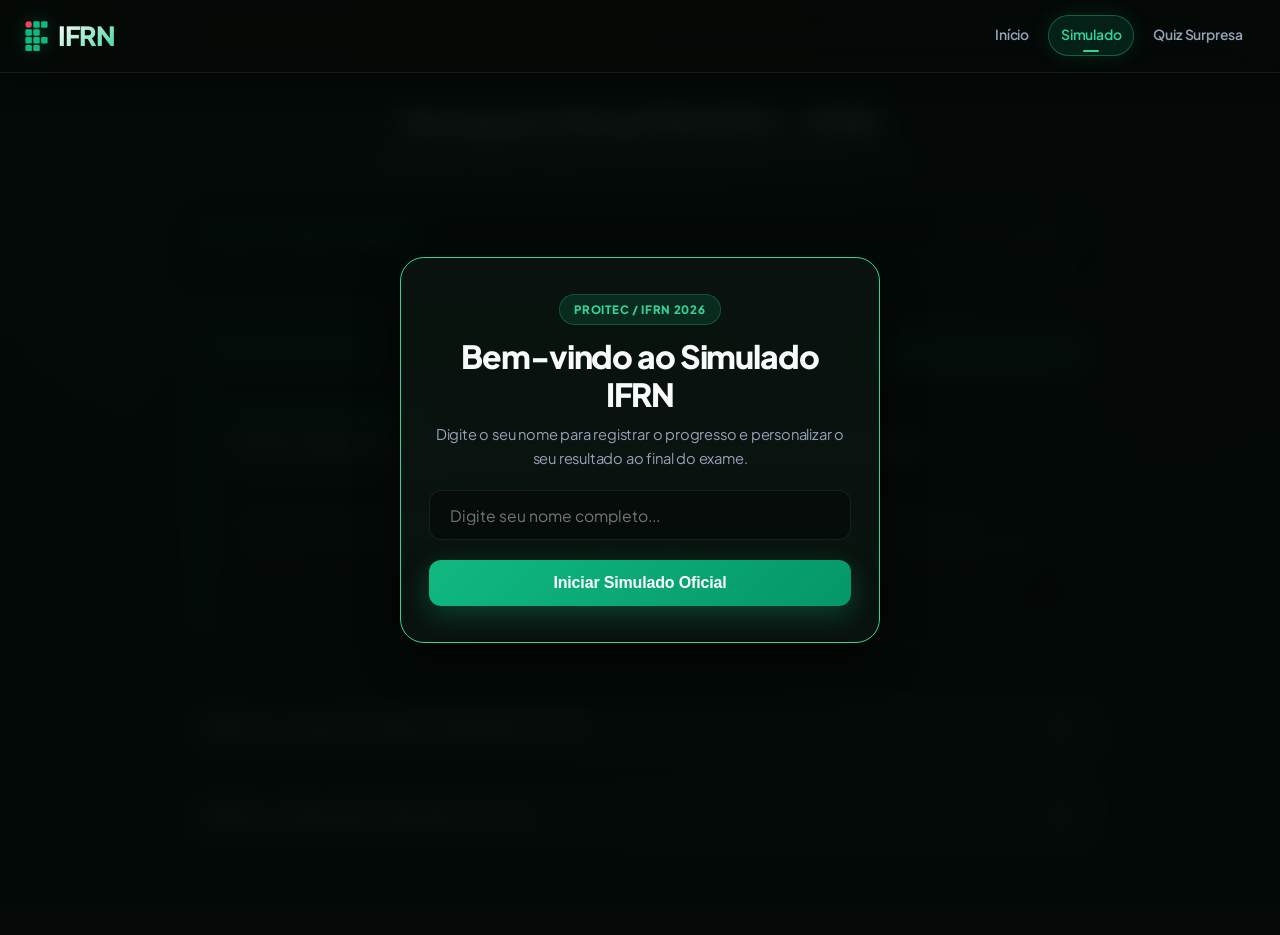
<file: questoes.html>
<!DOCTYPE html>
<html lang="pt-BR">
<head>
  <meta charset="UTF-8">
  <meta name="viewport" content="width=device-width, initial-scale=1.0">
  <title>Simulado Exame de Seleção IFRN | 40 Questões</title>

  <link rel="stylesheet" href="style.css">

  <link rel="preconnect" href="https://fonts.googleapis.com">
  <link rel="preconnect" href="https://fonts.gstatic.com" crossorigin>
  <link href="https://fonts.googleapis.com/css2?family=Plus+Jakarta+Sans:wght@400;500;600;700;800&family=JetBrains+Mono:wght@500;700&display=swap" rel="stylesheet">

  <style>
    /* Estilos de controle do Texto-Base Retrátil e Ajustes Finais do Simulado */

    .texto-base-box {
      background: rgba(0, 0, 0, 0.4);
      border: 1px solid var(--card-border);
      border-left: 4px solid var(--ifrn-green-light);
      border-radius: var(--radius-md);
      padding: 24px;
      margin-bottom: 24px;
      line-height: 1.8;
      font-size: 0.98rem;
      position: relative;
      transition: max-height 0.4s ease, padding 0.3s ease;
    }

    /* Estado recolhido (padrão) */
    .texto-base-box.recolhido {
      max-height: 240px;
      overflow: hidden;
    }

    /* Estado expandido */
    .texto-base-box.expandido {
      max-height: 2000px;
      overflow: visible;
    }

    /* Degradê de fusão na borda inferior quando recolhido */
    .texto-base-fade {
      position: absolute;
      bottom: 0;
      left: 0;
      width: 100%;
      height: 90px;
      background: linear-gradient(180deg, rgba(4, 9, 7, 0) 0%, rgba(4, 9, 7, 0.95) 100%);
      pointer-events: none;
      transition: opacity 0.3s ease;
      border-bottom-left-radius: var(--radius-md);
      border-bottom-right-radius: var(--radius-md);
    }

    .texto-base-box.expandido .texto-base-fade {
      opacity: 0;
    }

    .btn-toggle-texto {
      display: inline-flex;
      align-items: center;
      justify-content: center;
      gap: 8px;
      margin-top: 12px;
      padding: 8px 18px;
      background: rgba(16, 185, 129, 0.12);
      border: 1px solid var(--ifrn-green-light);
      color: var(--ifrn-green-light);
      border-radius: var(--radius-sm);
      font-weight: 700;
      font-size: 0.88rem;
      cursor: pointer;
      transition: all 0.2s ease;
    }

    .btn-toggle-texto:hover {
      background: var(--ifrn-green-light);
      color: #ffffff;
      box-shadow: 0 0 12px var(--ifrn-green-glow);
    }

    /* Destaques do Enunciado */
    .termo-sublinhado {
      text-decoration: underline;
      text-decoration-color: var(--ifrn-green-light);
      text-underline-offset: 4px;
      font-weight: 700;
      color: #ffffff;
    }

    /* Sticky de Progresso Otimizada */
    .progress-sticky-card {
      position: sticky;
      top: 70px;
      z-index: 90;
      background: rgba(4, 9, 7, 0.88);
      backdrop-filter: blur(16px);
      -webkit-backdrop-filter: blur(16px);
      border: 1px solid var(--card-border);
      border-radius: var(--radius-md);
      padding: 16px 20px 10px 20px;
      margin-bottom: 24px;
      box-shadow: var(--shadow-sm);
    }

    /* Estilos da Estrutura em Accordion */
    .accordion-item {
      border: 1px solid var(--card-border);
      border-radius: var(--radius-md);
      background: rgba(15, 23, 42, 0.4);
      margin-bottom: 24px;
      overflow: hidden;
      transition: border-color 0.3s ease, box-shadow 0.3s ease;
    }

    .accordion-item.active {
      border-color: var(--ifrn-green-light);
      box-shadow: 0 0 16px rgba(16, 185, 129, 0.15);
    }

    .accordion-header {
      width: 100%;
      padding: 18px 24px;
      background: rgba(255, 255, 255, 0.03);
      border: none;
      display: flex;
      justify-content: space-between;
      align-items: center;
      cursor: pointer;
      color: var(--text-main);
      font-weight: 800;
      font-size: 1.05rem;
      transition: background 0.2s ease, color 0.2s ease;
      text-align: left;
    }

    .accordion-header:hover {
      background: rgba(255, 255, 255, 0.07);
      color: var(--ifrn-green-light);
    }

    .accordion-item.active .accordion-header {
      background: rgba(16, 185, 129, 0.08);
      border-bottom: 1px solid var(--card-border);
    }

    .accordion-icon {
      display: inline-flex;
      align-items: center;
      justify-content: center;
      width: 28px;
      height: 28px;
      border-radius: 50%;
      background: rgba(255, 255, 255, 0.05);
      transition: transform 0.3s ease, background 0.3s ease, color 0.3s ease;
    }

    .accordion-item.active .accordion-icon {
      transform: rotate(180deg);
      background: var(--ifrn-green-light);
      color: #ffffff;
    }

    .accordion-content {
      padding: 24px;
      display: none;
    }

    .accordion-item.active .accordion-content {
      display: block;
      animation: fadeIn 0.3s ease-in-out;
    }

    @keyframes fadeIn {
      from { opacity: 0; transform: translateY(-8px); }
      to { opacity: 1; transform: translateY(0); }
    }

    /* Novo Design Aprimorado para o Botão "Avançar para Matemática" */
    .container-acao-modulo {
      margin-top: 32px;
      margin-bottom: 12px;
    }

    .btn-proximo-modulo {
      width: 100%;
      display: flex;
      align-items: center;
      justify-content: space-between;
      padding: 18px 24px;
      background: linear-gradient(135deg, rgba(16, 185, 129, 0.15) 0%, rgba(16, 185, 129, 0.05) 100%);
      border: 1px solid var(--ifrn-green-light);
      border-radius: var(--radius-md);
      color: #ffffff;
      cursor: pointer;
      transition: all 0.3s ease;
      position: relative;
      overflow: hidden;
      box-shadow: 0 4px 14px rgba(0, 0, 0, 0.2);
    }

    .btn-proximo-modulo::before {
      content: '';
      position: absolute;
      top: 0;
      left: -100%;
      width: 100%;
      height: 100%;
      background: linear-gradient(90deg, transparent, rgba(255, 255, 255, 0.1), transparent);
      transition: left 0.6s ease;
    }

    .btn-proximo-modulo:hover::before {
      left: 100%;
    }

    .btn-proximo-modulo:hover {
      background: var(--ifrn-green-light);
      box-shadow: 0 0 20px var(--ifrn-green-glow);
      transform: translateY(-2px);
    }

    .btn-modulo-info {
      display: flex;
      flex-direction: column;
      align-items: flex-start;
      gap: 4px;
    }

    .btn-modulo-titulo {
      font-size: 1.05rem;
      font-weight: 800;
      color: #ffffff;
      letter-spacing: 0.3px;
    }

    .btn-modulo-subtitulo {
      display: flex;
      align-items: center;
      gap: 8px;
      font-size: 0.85rem;
      color: var(--text-muted);
      transition: color 0.3s ease;
    }

    .btn-proximo-modulo:hover .btn-modulo-subtitulo {
      color: rgba(255, 255, 255, 0.9);
    }

    .dot-status {
      width: 8px;
      height: 8px;
      border-radius: 50%;
      background-color: #f59e0b; /* Laranja enquanto pendente */
      display: inline-block;
      transition: background-color 0.3s ease;
    }

    .dot-status.concluido {
      background-color: #10b981; /* Verde quando completo */
    }

    .btn-modulo-icone {
      display: flex;
      align-items: center;
      gap: 10px;
      font-size: 0.95rem;
      font-weight: 700;
      background: rgba(0, 0, 0, 0.25);
      padding: 8px 16px;
      border-radius: var(--radius-sm);
      transition: background 0.3s ease;
    }

    .btn-proximo-modulo:hover .btn-modulo-icone {
      background: rgba(0, 0, 0, 0.3);
    }

    .seta-icone {
      transition: transform 0.3s ease;
    }

    .btn-proximo-modulo:hover .seta-icone {
      transform: translateX(5px);
    }

    /* Modal Inicial */
    .tela-inicial-overlay {
      position: fixed;
      top: 0;
      left: 0;
      width: 100vw;
      height: 100vh;
      background: rgba(4, 9, 7, 0.92);
      backdrop-filter: blur(12px);
      -webkit-backdrop-filter: blur(12px);
      z-index: 1000;
      display: flex;
      align-items: center;
      justify-content: center;
      padding: 20px;
    }

    .tela-inicial-card {
      background: var(--card-color);
      border: 1px solid var(--ifrn-green-light);
      border-radius: var(--radius-lg);
      padding: 36px 28px;
      max-width: 480px;
      width: 100%;
      text-align: center;
      box-shadow: 0 16px 40px rgba(0, 0, 0, 0.7);
    }
  </style>
</head>
<body>

  <div class="tela-inicial-overlay" id="telaInicial" role="dialog" aria-modal="true" aria-labelledby="modalTitulo">
    <div class="tela-inicial-card">
      <span class="badge badge-primary" style="margin-bottom: 12px;">PROITEC / IFRN 2026</span>
      <h2 id="modalTitulo" style="color: var(--text-main); margin-bottom: 10px; font-weight: 800;"> Bem-vindo ao Simulado IFRN</h2>
      <p style="color: var(--text-muted); font-size: 0.92rem; margin-bottom: 20px; line-height: 1.6;">
        Digite o seu nome para registrar o progresso e personalizar o seu resultado ao final do exame.
      </p>
      
      <div class="form-group" style="margin-bottom: 20px;">
        <label for="nomeUsuarioInput" class="sr-only" style="display:none;">Nome completo</label>
        <input type="text" id="nomeUsuarioInput" class="form-control" placeholder="Digite seu nome completo..." required autocomplete="name">
      </div>
      
      <button type="button" id="btnIniciarSimulado" class="btn btn-primary" style="width: 100%;" onclick="iniciarSimulado()">
         Iniciar Simulado Oficial
      </button>
    </div>
  </div>

  <header class="navbar-header">
    <div class="navbar-container">
      <a href="index.html" class="logo">
        <span class="logo-dot"></span>
        IFRN 
      </a>

      <button class="menu-toggle" id="menuToggle" aria-label="Abrir Menu de Navegação" aria-expanded="false">
        <span class="bar"></span>
        <span class="bar"></span>
        <span class="bar"></span>
      </button>

      <div class="nav-overlay" id="navOverlay"></div>

      <nav class="nav-menu" id="navMenu">
        <a href="index.html" class="nav-link">Início</a>
        <a href="questoes.html" class="nav-link active">Simulado</a>
        <a href="quiz.html" class="nav-link">Quiz Surpresa</a>
      </nav>
    </div>
  </header>

  <main class="simulador-container" style="max-width: 960px; margin: 30px auto 60px; padding: 0 20px;">

    <div style="text-align: center; margin-bottom: 28px;">
      <h2 style="color: var(--text-main); font-weight: 800; margin-bottom: 6px;"> Simulado Oficial PROITEC - IFRN</h2>
      <p style="color: var(--text-muted); font-size: 0.95rem;">40 Questões inéditas baseadas no Edital e no Texto-Base Oficial da COP30.</p>
    </div>

    <div class="progress-sticky-card" id="barraAcompanhamento" aria-live="polite">
      <div style="display: flex; justify-content: space-between; align-items: center; margin-bottom: 10px;">
        <span id="labelModuloAtual" style="font-weight: 800; color: var(--ifrn-green-light); font-size: 0.95rem;"> Módulo 01: Língua Portuguesa</span>
        <span id="labelProgresso" style="font-size: 0.88rem; color: var(--text-muted);">
          Respondidas: <strong id="qtdRespondidas" style="color: #ffffff;">0</strong> / 40
        </span>
      </div>
      <div class="barra-progresso-bg" style="margin-bottom: 6px;">
        <div class="barra-progresso-fill" id="barra-progresso-simulado" style="width: 0%;"></div>
      </div>
    </div>

    <div class="card" style="margin-bottom: 28px; padding: 20px;">
      <div style="display: flex; justify-content: space-between; align-items: center; margin-bottom: 12px;">
        <span class="badge badge-primary">Leitura Obrigatória</span>
        <button type="button" class="btn-toggle-texto" id="btnToggleTexto" onclick="toggleTextoBase()" aria-expanded="false" aria-controls="caixaTextoBase">
          <span id="textoBtnToggle"> Expandir Texto Completo</span>
        </button>
      </div>

      <div class="texto-base-box recolhido" id="caixaTextoBase">
        <h3 style="color: var(--ifrn-green-light); margin-bottom: 6px; font-weight: 800;"> TEXTO BASE OFICIAL</h3>
        <h4 style="color: var(--text-main); margin-bottom: 8px;">COP30 no Brasil: o que é, quando acontece e por que é tão importante para o futuro do clima</h4>
        <p style="font-size: 0.82rem; color: var(--text-muted); margin-bottom: 16px;">Fonte: Redação COP30 • Atualizado em Julho/2025</p>

        <p>A 30ª Conferência das Nações Unidas sobre Mudança do Clima (Conferência das Partes – COP30 –), que acontecerá entre os dias 10 e 21 de novembro na cidade de Belém, capital do Pará, já está movimentando o Brasil de diversas maneiras. O evento, que ocorre anualmente, reúne líderes mundiais, cientistas, organizações não governamentais e representantes da sociedade civil para discutir o futuro do planeta, por meio de ações para combater as mudanças climáticas. Na edição anterior, realizada em Baku, Azerbaijão, a conferência enfrentou críticas por não estabelecer metas suficientemente ambiciosas para mitigar os efeitos das mudanças climáticas.</p>
        
        <p>Durante o evento, o país terá a responsabilidade de apresentar seus esforços em áreas como energias renováveis, biocombustíveis e agricultura de baixo carbono. Para o governo brasileiro, a COP30 é uma oportunidade singular de reforçar o papel do Brasil como líder nas discussões globais sobre mudanças climáticas e sustentabilidade. Os temas centrais da COP30 abrangerão a redução de emissões de gases de efeito estufa, a adaptação às mudanças climáticas, o financiamento climático para países em desenvolvimento, tecnologias de energia renovável e soluções de baixo carbono, além da preservação de florestas e biodiversidade. A justiça climática e os impactos sociais das mudanças climáticas também fazem parte dos temas centrais do encontro.</p>

        <p>Segundo estimativas da Fundação Getúlio Vargas (FGV), espera-se que a COP30 atraia cerca de 40 mil visitantes. Dentre eles, pelo menos, 7 mil serão integrantes da ONU e de delegações de países-membros. A escolha de Belém como sede da COP30 transcende uma celebração simbólica dos 10 anos do Acordo de Paris, prometendo marcar um momento de ação concreta e compromissos efetivos. Conforme afirmou o embaixador André Corrêa do Lago, presidente da conferência, este é um momento que exige ação concreta e a implementação de compromissos já firmados. Em entrevista à Jovem Pan, Lago deixou claro que o evento será um marco de transição entre a diplomacia climática e a execução de políticas sustentáveis. Mais de 30 anos após sediar a Rio-92, evento tido como a pedra fundamental para o estabelecimento das COP, o Brasil recebe novamente uma conferência de tal magnitude.</p>

        <p><strong>Mas afinal, o que é a COP?</strong><br>
        A Conferência das Partes (COP) é o órgão decisório da Convenção-Quadro das Nações Unidas sobre Mudança do Clima (CQNUMC ou UNFCCC). Sua função é implementar os compromissos globais de combate às mudanças climáticas assumidos pelos países signatários e ratificadores da Convenção. Atualmente, 198 nações participam da UNFCCC, tornando-a um dos maiores organismos multilaterais da Organização das Nações Unidas (ONU). A COP representa a cúpula global do clima, que é realizada anualmente em um país diferente. Ela também funciona como Reunião das Partes para o Protocolo de Quioto (CMP) e o Acordo de Paris, cujo objetivo principal é mitigar o aquecimento global e manter o aumento da temperatura global abaixo de 2º C, com esforços para limitá-lo a 1,5º C.</p>

        <p>Na dinâmica da COP, que ocorre ao longo de duas semanas, a primeira semana é dedicada a discussões técnicas, enquanto a segunda é voltada para encontros políticos e assinatura dos acordos. Os resultados devem ser alcançados por consenso, garantindo que todos os países tenham direito a voto. Durante a COP, eventos ocorrem simultaneamente todos os dias. A conferência é dividida em Zona Azul e Zona Verde. A Zona Azul, que é gerenciada diretamente pela ONU, é onde acontecem as negociações políticas e os encontros diplomáticos. Já a Zona Verde sedia painéis para o público geral, apresentação de ONG e outras atividades, inclusive as culturais.</p>

        <p><strong>Como o Brasil está se preparando para receber a COP30?</strong><br>
        Belém é a cidade escolhida para sediar o evento que acontecerá em novembro. A capital paraense tem a missão de recuperar a posição de “capital da Amazônia”. Uma força-tarefa foi montada para preparar a cidade e a região para receber a COP30. Neste sentido, a prefeitura da cidade e o governo do estado estão trabalhando junto ao governo federal e à iniciativa privada para impulsionar o desenvolvimento e deixar a cidade pronta para receber os milhares de visitantes previstos. O Além da Energia vem acompanhando os avanços nos preparativos da cidade. Estima-se que o conjunto de obras do Parque da Cidade, espaço que sediará as exposições e reuniões da COP30, receba pelo menos R$ 980 milhões em investimentos. Ao todo, são 38 obras em andamento na cidade, o que representa um investimento de R$ 7,3 bilhões, de acordo com o G1. Entre as obras, estão a modernização do Aeroporto Internacional de Belém, a revitalização de rodovias e o BRT Metropolitano, além do citado Parque da Cidade. As obras estão organizadas em quatro categorias: hospedagem, infraestrutura, mobilidade e saneamento. Na área de infraestrutura, que tem mais projetos e recursos, são 14 obras orçadas em R$ 2,7 bilhões. Hospedagem, mobilidade e saneamento recebem oito obras públicas cada uma. Apesar de impulsionar o desenvolvimento, a escolha da capital paraense como sede da COP carrega implicações ambientais e geopolíticas. No entanto, o desafio logístico é considerável. Acelerando os projetos de infraestrutura, o governo também se preocupa com a rede hoteleira: “A questão dos leitos é crítica. Os preços subiram muito e isso pode afastar não só delegações oficiais, mas também a sociedade civil, empresários e cientistas. A COP precisa ser acessível”, alertou Corrêa do Lago.</p>

        <p><strong>A Amazônia como sede da COP no Brasil</strong><br>
        A cúpula reunirá líderes globais na Amazônia brasileira para focar na questão climática. Essa escolha é estratégica para o Brasil, pois destaca o bioma e oferece ao país uma plataforma para mostrar suas iniciativas de preservação e transição energética. O Brasil é um líder nesse setor e possui recursos que lhe permitem dar o exemplo. Entre os desafios do Brasil na COP30, está a mediação das discussões, o que pode demonstrar que o país pode assumir um papel central no combate às mudanças climáticas. A COP30 será presidida pelo embaixador André Corrêa do Lago, com Ana Toni atuando como CEO da Conferência. As ministras Marina Silva, do Meio Ambiente e Mudança do Clima, e Sonia Guajajara, dos Povos Indígenas, devem participar ativamente das discussões.</p>

        <p>Um dos pontos centrais da conferência será a tentativa de reposicionar o Brasil no cenário internacional como uma potência ambiental. Com uma das matrizes energéticas mais limpas do mundo, um histórico no uso de biocombustíveis e investimentos crescentes em tecnologias sustentáveis, o país pretende apresentar um novo modelo de crescimento verde. “Essa agenda favorece o Brasil. Podemos crescer mais, gerar empregos e atender à nova demanda global por produtos sustentáveis”, reforçou o embaixador. A Amazônia corresponde a um terço das florestas tropicais do mundo e desempenha um papel determinante na absorção global de carbono, ajudando a reduzir (naturalmente) os níveis de gases de efeito estufa na atmosfera. Segundo a CNN Brasil, o país tem chances de ser o grande protagonista da edição, mas ainda precisa mostrar ao mundo que isso não se deve apenas ao fato de abrigar parte da maior floresta do planeta, o que, por si só, já justificaria o título. A expectativa da COP30 é que o Brasil demonstre aos líderes globais como está combatendo as mudanças climáticas, uma vez que é referência mundial na utilização de energia limpa, com mais de 90% da eletricidade proveniente de fontes renováveis. Pedro Côrtes, professor do Instituto de Energia e Ambiente da Universidade de São Paulo (USP), declarou em entrevista à CNN Brasil que receber a COP pode representar uma “excelente oportunidade” para o Brasil mostrar suas iniciativas na área de geração de energia.</p>

        <div class="texto-base-fade" id="fadeTextoBase"></div>
      </div>
    </div>

    <!-- ESTRUTURA EM ACCORDION DOS MÓDULOS -->
    <form id="formSimulado">
      
      <!-- MÓDULO 1: PORTUGUÊS -->
      <div class="accordion-item" id="item-português">
        <button type="button" class="accordion-header" onclick="alternarAccordion('português')">
          <span>Módulo 1: Língua Portuguesa (Questões 1 a 20)</span>
          <span class="accordion-icon">▼</span>
        </button>
        
        <div class="accordion-content">
          
          <div class="card" style="margin-bottom: 20px;">
            <div class="enunciado-titulo" style="font-weight: 700; color: #fff; margin-bottom: 16px;">1. Com base na leitura atenta do texto-base, a realização da COP30 na cidade de Belém representa para o Brasil, precipuamente:</div>
            <label class="opcao-resposta"><input type="radio" name="q1" value="1"> A) Uma oportunidade estratégica de reafirmar a liderança do país na agenda ambiental global e demonstrar compromissos práticos contra as mudanças climáticas.</label>
            <label class="opcao-resposta"><input type="radio" name="q1" value="0"> B) Uma imposição multilateral da ONU visando privatizar e gerenciar diretamente os recursos hídricos da Bacia Amazônica.</label>
            <label class="opcao-resposta"><input type="radio" name="q1" value="0"> C) Um evento restrito a acordos comerciais focados no aumento do consumo de combustíveis fósseis na região Norte.</label>
            <label class="opcao-resposta"><input type="radio" name="q1" value="0"> D) Uma celebração exclusivamente simbólica sem desdobramentos práticos na infraestrutura da capital paraense.</label>
          </div>

          <div class="card" style="margin-bottom: 20px;">
            <div class="enunciado-titulo" style="font-weight: 700; color: #fff; margin-bottom: 16px;">2. No trecho: "Espera-se que a COP30 atraia cerca de 40 mil visitantes...", a palavra <span class="termo-sublinhado">se</span> cumpre o papel sintático e gramatical de:</div>
            <label class="opcao-resposta"><input type="radio" name="q2" value="1"> A) Pronome apassivador, pois acompanha verbo transitivo direto estabelecendo uma oração na voz passiva sintética.</label>
            <label class="opcao-resposta"><input type="radio" name="q2" value="0"> B) Índice de indeterminabilidade do sujeito, tornando o sujeito da oração indeterminado.</label>
            <label class="opcao-resposta"><input type="radio" name="q2" value="0"> C) Conjunção subordinada condicional, inserindo uma hipótese no discurso.</label>
            <label class="opcao-resposta"><input type="radio" name="q2" value="0"> D) Partícula expletiva de realce, podendo ser retirada sem prejuízo gramatical ou sintático.</label>
          </div>

          <div class="card" style="margin-bottom: 20px;">
            <div class="enunciado-titulo" style="font-weight: 700; color: #fff; margin-bottom: 16px;">3. No fragmento "A escolha de Belém como sede da COP30 <span class="termo-sublinhado">transcende</span> uma celebração simbólica...", o verbo destacado possui valor semântico equivalente a:</div>
            <label class="opcao-resposta"><input type="radio" name="q3" value="1"> A) Ultrapassa / vai além do limite de.</label>
            <label class="opcao-resposta"><input type="radio" name="q3" value="0"> B) Restringe-se / limita-se exclusivamente a.</label>
            <label class="opcao-resposta"><input type="radio" name="q3" value="0"> C) Contradiz / opõe-se integralmente a.</label>
            <label class="opcao-resposta"><input type="radio" name="q3" value="0"> D) Invalida / cancela os efeitos de.</label>
          </div>

          <div class="card" style="margin-bottom: 20px;">
            <div class="enunciado-titulo" style="font-weight: 700; color: #fff; margin-bottom: 16px;">4. No período "<span class="termo-sublinhado">No entanto</span>, o desafio logístico é considerável", o termo em destaque é uma locução conjuntiva que estabelece uma relação lógico-discursiva de:</div>
            <label class="opcao-resposta"><input type="radio" name="q4" value="1"> A) Adversidade / oposição de ideias.</label>
            <label class="opcao-resposta"><input type="radio" name="q4" value="0"> B) Conclusão / fechamento de raciocínio.</label>
            <label class="opcao-resposta"><input type="radio" name="q4" value="0"> C) Causa / justificativa de fatos anteriores.</label>
            <label class="opcao-resposta"><input type="radio" name="q4" value="0"> D) Concessão / ressalva irrelevante.</label>
          </div>

          <div class="card" style="margin-bottom: 20px;">
            <div class="enunciado-titulo" style="font-weight: 700; color: #fff; margin-bottom: 16px;">5. Assinale a opção em que o uso do sinal indicativo de crase atende rigorosamente às exigências da norma-padrão da língua escrita:</div>
            <label class="opcao-resposta"><input type="radio" name="q5" value="1"> A) O embaixador fez referência à implementação efetiva dos acordos ambientais.</label>
            <label class="opcao-resposta"><input type="radio" name="q5" value="0"> B) Várias comissões começaram à debater estratégias sustentáveis pela manhã.</label>
            <label class="opcao-resposta"><input type="radio" name="q5" value="0"> C) O público poderá acompanhar o evento à partir do dia 10 de novembro.</label>
            <label class="opcao-resposta"><input type="radio" name="q5" value="0"> D) O relatório oficial destina-se à um grupo restrito de especialistas internacionais.</label>
          </div>

          <div class="card" style="margin-bottom: 20px;">
            <div class="enunciado-titulo" style="font-weight: 700; color: #fff; margin-bottom: 16px;">6. Em "...na cidade de Belém, <span class="termo-sublinhado">capital do Pará</span>, já está movimentando o Brasil...", o termo entre vírgulas desempenha a função sintática de:</div>
            <label class="opcao-resposta"><input type="radio" name="q6" value="1"> A) Aposto explicativo.</label>
            <label class="opcao-resposta"><input type="radio" name="q6" value="0"> B) Vocativo direto.</label>
            <label class="opcao-resposta"><input type="radio" name="q6" value="0"> C) Adjunto adverbial de lugar.</label>
            <label class="opcao-resposta"><input type="radio" name="q6" value="0"> D) Predicativo do objeto.</label>
          </div>

          <div class="card" style="margin-bottom: 20px;">
            <div class="enunciado-titulo" style="font-weight: 700; color: #fff; margin-bottom: 16px;">7. A palavra <span class="termo-sublinhado">países</span> é acentuada graficamente devido à regra do hiato. Assinale a alternativa cuja palavra segue EXATAMENTE essa mesma regra fonético-ortográfica:</div>
            <label class="opcao-resposta"><input type="radio" name="q7" value="1"> A) Saúde.</label>
            <label class="opcao-resposta"><input type="radio" name="q7" value="0"> B) Caráter.</label>
            <label class="opcao-resposta"><input type="radio" name="q7" value="0"> C) Ecológico.</label>
            <label class="opcao-resposta"><input type="radio" name="q7" value="0"> D) Amapá.</label>
          </div>

          <div class="card" style="margin-bottom: 20px;">
            <div class="enunciado-titulo" style="font-weight: 700; color: #fff; margin-bottom: 16px;">8. Tendo em vista as características estruturais e a finalidade comunicativa, o texto-base pertence predominantemente ao gênero e tipo textual:</div>
            <label class="opcao-resposta"><input type="radio" name="q8" value="1"> A) Jornalístico-informativo / Expositivo.</label>
            <label class="opcao-resposta"><input type="radio" name="q8" value="0"> B) Literário-ficcional / Narrativo.</label>
            <label class="opcao-resposta"><input type="radio" name="q8" value="0"> C) Técnico-instrucional / Injuntivo.</label>
            <label class="opcao-resposta"><input type="radio" name="q8" value="0"> D) Doutrinário / Poético-expressivo.</label>
          </div>

          <div class="card" style="margin-bottom: 20px;">
            <div class="enunciado-titulo" style="font-weight: 700; color: #fff; margin-bottom: 16px;">9. No trecho "...uma oportunidade <span class="termo-sublinhado">singular</span> de reforçar o papel do Brasil...", a palavra sublinhada foi empregada com o significado de:</div>
            <label class="opcao-resposta"><input type="radio" name="q9" value="1"> A) Especial, única e de grande relevância.</label>
            <label class="opcao-resposta"><input type="radio" name="q9" value="0"> B) Vulgar, comum e sem impacto significativo.</label>
            <label class="opcao-resposta"><input type="radio" name="q9" value="0"> C) Numérica, referindo-se a um indivíduo isolado.</label>
            <label class="opcao-resposta"><input type="radio" name="q9" value="0"> D) Ambígua, causando incerteza quanto aos resultados.</label>
          </div>

          <div class="card" style="margin-bottom: 20px;">
            <div class="enunciado-titulo" style="font-weight: 700; color: #fff; margin-bottom: 16px;">10. A metáfora <span class="termo-sublinhado">pedra fundamental</span> em "evento tido como a pedra fundamental para o estabelecimento das COP" refere-se a:</div>
            <label class="opcao-resposta"><input type="radio" name="q10" value="1"> A) Marco inicial decisivo que serviu de base e alicerce para as conferências futuras.</label>
            <label class="opcao-resposta"><input type="radio" name="q10" value="0"> B) Monumento geológico preservado na cidade do Rio de Janeiro.</label>
            <label class="opcao-resposta"><input type="radio" name="q10" value="0"> C) Obstáculo diplomático que impediu a assinatura de acordos ecológicos.</label>
            <label class="opcao-resposta"><input type="radio" name="q10" value="0"> D) Recurso mineral explorado para financiar a infraestrutura da COP.</label>
          </div>

          <div class="card" style="margin-bottom: 20px;">
            <div class="enunciado-titulo" style="font-weight: 700; color: #fff; margin-bottom: 16px;">11. No contexto do texto, a afirmação de que o país tem chances de ser o grande <span class="termo-sublinhado">protagonista</span> da edição sugere que o Brasil deve:</div>
            <label class="opcao-resposta"><input type="radio" name="q11" value="1"> A) Assumir o papel principal e liderar ativamente as negociações globais do clima.</label>
            <label class="opcao-resposta"><input type="radio" name="q11" value="0"> B) Atuar apenas como observador neutro das decisões tomadas pelas nações desenvolvidas.</label>
            <label class="opcao-resposta"><input type="radio" name="q11" value="0"> C) Ceder a gestão das reuniões técnicas para os representantes da ONU.</label>
            <label class="opcao-resposta"><input type="radio" name="q11" value="0"> D) Figurar como um mero coadjuvante sem poder de veto no evento.</label>
          </div>

          <div class="card" style="margin-bottom: 20px;">
            <div class="enunciado-titulo" style="font-weight: 700; color: #fff; margin-bottom: 16px;">12. De acordo com a divisão estrutural da COP30 explicada no texto, a <span class="termo-sublinhado">Zona Azul</span> caracteriza-se por ser o espaço destinado a:</div>
            <label class="opcao-resposta"><input type="radio" name="q12" value="1"> A) Negociações políticas e encontros diplomáticos formais gerenciados diretamente pela ONU.</label>
            <label class="opcao-resposta"><input type="radio" name="q12" value="0"> B) Feiras populares e apresentações culturais abertas sem restrição ao público leigo.</label>
            <label class="opcao-resposta"><input type="radio" name="q12" value="0"> C) Hospedagem exclusiva dos chefes de estado e de governo.</label>
            <label class="opcao-resposta"><input type="radio" name="q12" value="0"> D) Apenas exposições de empresas privadas do setor de tecnologia.</label>
          </div>

          <div class="card" style="margin-bottom: 20px;">
            <div class="enunciado-titulo" style="font-weight: 700; color: #fff; margin-bottom: 16px;">13. Em contrapartida à Zona Azul, a <span class="termo-sublinhado">Zona Verde</span> da conferência destina-se a:</div>
            <label class="opcao-resposta"><input type="radio" name="q13" value="1"> A) Abrigar painéis para a sociedade civil, ONGs, atividades culturais e debates abertos ao público em geral.</label>
            <label class="opcao-resposta"><input type="radio" name="q13" value="0"> B) Reuniões ultrasecretas para votação de sanções econômicas globais.</label>
            <label class="opcao-resposta"><input type="radio" name="q13" value="0"> C) Instalação de usinas portáteis de energias renováveis.</label>
            <label class="opcao-resposta"><input type="radio" name="q13" value="0"> D) Alojamento provisório de manifestantes e forças de segurança.</label>
          </div>

          <div class="card" style="margin-bottom: 20px;">
            <div class="enunciado-titulo" style="font-weight: 700; color: #fff; margin-bottom: 16px;">14. Analise a oração em destaque no trecho: "Espera-se <span class="termo-sublinhado">que a COP30 atraia cerca de 40 mil visitantes</span>". Sintaticamente, essa oração subordinada funciona como:</div>
            <label class="opcao-resposta"><input type="radio" name="q14" value="1"> A) Sujeito oracional (Oração Subordinada Substantiva Subjetiva).</label>
            <label class="opcao-resposta"><input type="radio" name="q14" value="0"> B) Objeto direto (Oração Subordinada Substantiva Objetiva Direta).</label>
            <label class="opcao-resposta"><input type="radio" name="q14" value="0"> C) Complemento nominal (Oração Subordinada Substantiva Completiva Nominal).</label>
            <label class="opcao-resposta"><input type="radio" name="q14" value="0"> D) Predicativo do sujeito (Oração Subordinada Substantiva Predicativa).</label>
          </div>

          <div class="card" style="margin-bottom: 20px;">
            <div class="enunciado-titulo" style="font-weight: 700; color: #fff; margin-bottom: 16px;">15. O termo <span class="termo-sublinhado">CQNUMC</span> citado no texto é um recurso de abreviação classificado como:</div>
            <label class="opcao-resposta"><input type="radio" name="q15" value="1"> A) Sigla que nomeia a Convenção-Quadro das Nações Unidas sobre Mudança do Clima.</label>
            <label class="opcao-resposta"><input type="radio" name="q15" value="0"> B) Acrônimo utilizado para definir as normas de saneamento da prefeitura de Belém.</label>
            <label class="opcao-resposta"><input type="radio" name="q15" value="0"> C) Abreviação de um tratado militar firmado na Rio-92.</label>
            <label class="opcao-resposta"><input type="radio" name="q15" value="0"> D) Símbolo internacional de classificação de gases do efeito estufa.</label>
          </div>

          <div class="card" style="margin-bottom: 20px;">
            <div class="enunciado-titulo" style="font-weight: 700; color: #fff; margin-bottom: 16px;">16. Quando o embaixador declara que "A questão dos leitos é <span class="termo-sublinhado">crítica</span>", a palavra em destaque expressa uma situação:</div>
            <label class="opcao-resposta"><input type="radio" name="q16" value="1"> A) Preocupante, delicada e que exige atenção urgente.</label>
            <label class="opcao-resposta"><input type="radio" name="q16" value="0"> B) Totalmente favorável e com excesso de vagas disponíveis.</label>
            <label class="opcao-resposta"><input type="radio" name="q16" value="0"> C) Irrelevante para o sucesso das negociações multilaterais.</label>
            <label class="opcao-resposta"><input type="radio" name="q16" value="0"> D) Resolvida com o apoio exclusivo da iniciativa privada.</label>
          </div>

          <div class="card" style="margin-bottom: 20px;">
            <div class="enunciado-titulo" style="font-weight: 700; color: #fff; margin-bottom: 16px;">17. Ao afirmar que o Brasil possui "uma das matrizes energéticas mais limpas do mundo", o texto evidencia que o país:</div>
            <label class="opcao-resposta"><input type="radio" name="q17" value="1"> A) Destaca-se pelo uso predominante de fontes renováveis na geração de eletricidade.</label>
            <label class="opcao-resposta"><input type="radio" name="q17" value="0"> B) Erradicou completamente o uso de derivados de petróleo na indústria transportadora.</label>
            <label class="opcao-resposta"><input type="radio" name="q17" value="0"> C) Depende fundamentalmente da importação de energia nuclear de países vizinhos.</label>
            <label class="opcao-resposta"><input type="radio" name="q17" value="0"> D) Lidera a produção de carvão mineral de baixo impacto ecológico.</label>
          </div>

          <div class="card" style="margin-bottom: 20px;">
            <div class="enunciado-titulo" style="font-weight: 700; color: #fff; margin-bottom: 16px;">18. No segmento "...na edição anterior, realizada em Baku, a conferência <span class="termo-sublinhado">enfrentou</span> críticas...", a forma verbal destacada encontra-se no:</div>
            <label class="opcao-resposta"><input type="radio" name="q18" value="1"> A) Pretérito perfeito do modo indicativo.</label>
            <label class="opcao-resposta"><input type="radio" name="q18" value="0"> B) Pretérito imperfeito do modo indicativo.</label>
            <label class="opcao-resposta"><input type="radio" name="q18" value="0"> C) Pretérito mais-que-perfeito do modo indicativo.</label>
            <label class="opcao-resposta"><input type="radio" name="q18" value="0"> D) Futuro do pretérito do modo indicativo.</label>
          </div>

          <div class="card" style="margin-bottom: 20px;">
            <div class="enunciado-titulo" style="font-weight: 700; color: #fff; margin-bottom: 16px;">19. Em "A Amazônia corresponde a <span class="termo-sublinhado">um terço</span> das florestas tropicais do mundo...", a expressão sublinhada indica uma relação de quantidade expressa por um numeral:</div>
            <label class="opcao-resposta"><input type="radio" name="q19" value="1"> A) Fracionário, representando 1 de 3 partes iguais do total das florestas tropicais.</label>
            <label class="opcao-resposta"><input type="radio" name="q19" value="0"> B) Multiplicativo, indicando o triplo da área verde global.</label>
            <label class="opcao-resposta"><input type="radio" name="q19" value="0"> C) Ordinal, estabelecendo a terceira posição no ranking dos biomas.</label>
            <label class="opcao-resposta"><input type="radio" name="q19" value="0"> D) Cardinal, indicando a contagem exata de três florestas existentes.</label>
          </div>

          <div class="card" style="margin-bottom: 20px;">
            <div class="enunciado-titulo" style="font-weight: 700; color: #fff; margin-bottom: 16px;">20. O tom e a intenção comunicativa predominantemente observados no texto são:</div>
            <label class="opcao-resposta"><input type="radio" name="q20" value="1"> A) Informativo e analítico, apresentando fatos, projeções e desafios da conferência.</label>
            <label class="opcao-resposta"><input type="radio" name="q20" value="0"> B) Ironico e sarcástico, ridicularizando a preparação das autoridades paraenses.</label>
            <label class="opcao-resposta"><input type="radio" name="q20" value="0"> C) Fictício e persuasivo, incentivando o turismo comercial na Amazônia.</label>
            <label class="opcao-resposta"><input type="radio" name="q20" value="0"> D) Poético e contemplativo, exaltando apenas as belezas naturais de Belém.</label>
          </div>

          <!-- BOTÃO AVANÇAR PARA MATEMÁTICA APRIMORADO -->
          <div class="container-acao-modulo">
            <button type="button" id="btnIrMatematica" class="btn-proximo-modulo" onclick="alternarAccordion('matematica')">
              <div class="btn-modulo-info">
                <span class="btn-modulo-titulo">Avançar para Módulo 2</span>
                <span class="btn-modulo-subtitulo" id="statusProgressoPort">
                  <span class="dot-status"></span>
                  <span id="textoStatusPort">20 questões pendentes em Português</span>
                </span>
              </div>
              
              <div class="btn-modulo-icone">
                <span>Matemática</span>
                <svg class="seta-icone" viewBox="0 0 24 24" width="22" height="22" fill="none" stroke="currentColor" stroke-width="2.5" stroke-linecap="round" stroke-linejoin="round" aria-hidden="true">
                  <line x1="5" y1="12" x2="19" y2="12"></line>
                  <polyline points="12 5 19 12 12 19"></polyline>
                </svg>
              </div>
            </button>
          </div>

        </div>
      </div>

      <!-- MÓDULO 2: MATEMÁTICA -->
      <div class="accordion-item" id="item-matematica">
        <button type="button" class="accordion-header" onclick="alternarAccordion('matematica')">
          <span>Módulo 2: Matemática (Questões 21 a 40)</span>
          <span class="accordion-icon">▼</span>
        </button>

        <div class="accordion-content">
          
          <div class="card" style="margin-bottom: 20px;">
            <div class="enunciado-titulo" style="font-weight: 700; color: #fff; margin-bottom: 16px;">21. Das 40.000 pessoas esperadas na COP30 em Belém, projeta-se que exatamente 7.000 pertençam à ONU e delegações oficiais. A porcentagem que essas delegações representam em relação ao público total é de:</div>
            <label class="opcao-resposta"><input type="radio" name="q21" value="1"> A) 17,5%</label>
            <label class="opcao-resposta"><input type="radio" name="q21" value="0"> B) 15,0%</label>
            <label class="opcao-resposta"><input type="radio" name="q21" value="0"> C) 20,0%</label>
            <label class="opcao-resposta"><input type="radio" name="q21" value="0"> D) 12,5%</label>
          </div>

          <div class="card" style="margin-bottom: 20px;">
            <div class="enunciado-titulo" style="font-weight: 700; color: #fff; margin-bottom: 16px;">22. Do investimento total de R$ 7,3 bilhões alocados para as 38 obras de infraestrutura, sabe-se que o Parque da Cidade absorverá R$ 980 milhões (R$ 0,98 bilhão). O montante destinado às outras 37 obras é de:</div>
            <label class="opcao-resposta"><input type="radio" name="q22" value="1"> A) R$ 6,32 bilhões</label>
            <label class="opcao-resposta"><input type="radio" name="q22" value="0"> B) R$ 6,50 bilhões</label>
            <label class="opcao-resposta"><input type="radio" name="q22" value="0"> C) R$ 5,80 bilhões</label>
            <label class="opcao-resposta"><input type="radio" name="q22" value="0"> D) R$ 6,82 bilhões</label>
          </div>

          <div class="card" style="margin-bottom: 20px;">
            <div class="enunciado-titulo" style="font-weight: 700; color: #fff; margin-bottom: 16px;">23. Na área de infraestrutura propriamente dita, há 14 obras orçadas no total de R$ 2,7 bilhões. Arredondando para uma casa decimal, o custo médio estimado por obra nessa área é de aproximadamente:</div>
            <label class="opcao-resposta"><input type="radio" name="q23" value="1"> A) R$ 192,8 milhões</label>
            <label class="opcao-resposta"><input type="radio" name="q23" value="0"> B) R$ 250,0 milhões</label>
            <label class="opcao-resposta"><input type="radio" name="q23" value="0"> C) R$ 150,0 milhões</label>
            <label class="opcao-resposta"><input type="radio" name="q23" value="0"> D) R$ 210,5 milhões</label>
          </div>

          <div class="card" style="margin-bottom: 20px;">
            <div class="enunciado-titulo" style="font-weight: 700; color: #fff; margin-bottom: 16px;">24. As categorias de Hospedagem, Mobilidade e Saneamento contemplam 8 obras públicas cada uma. Qual é o percentual dessas 24 obras juntas em relação ao total de 38 obras em andamento na cidade?</div>
            <label class="opcao-resposta"><input type="radio" name="q24" value="1"> A) Aproximadamente 63,16%</label>
            <label class="opcao-resposta"><input type="radio" name="q24" value="0"> B) Exatamente 50,00%</label>
            <label class="opcao-resposta"><input type="radio" name="q24" value="0"> C) Aproximadamente 72,50%</label>
            <label class="opcao-resposta"><input type="radio" name="q24" value="0"> D) Exatamente 24,00%</label>
          </div>

          <div class="card" style="margin-bottom: 20px;">
            <div class="enunciado-titulo" style="font-weight: 700; color: #fff; margin-bottom: 16px;">25. Sabendo que mais de 90% da eletricidade brasileira vem de fontes limpas e renováveis, considere uma demanda de 2.500 MWh em um dos complexos da COP30. A quantidade mínima de megawatts-hora gerada por fontes limpas será de:</div>
            <label class="opcao-resposta"><input type="radio" name="q25" value="1"> A) Mais de 2.250 MWh</label>
            <label class="opcao-resposta"><input type="radio" name="q25" value="0"> B) Exatamente 2.000 MWh</label>
            <label class="opcao-resposta"><input type="radio" name="q25" value="0"> C) Mais de 1.800 MWh</label>
            <label class="opcao-resposta"><input type="radio" name="q25" value="0"> D) Menos de 2.100 MWh</label>
          </div>

          <div class="card" style="margin-bottom: 20px;">
            <div class="enunciado-titulo" style="font-weight: 700; color: #fff; margin-bottom: 16px;">26. Um dos pavilhões de exposição da Zona Verde em Belém possui formato retangular com 300 metros de comprimento por 150 metros de largura. A área total construída e o perímetro desse pavilhão são, respectivamente:</div>
            <label class="opcao-resposta"><input type="radio" name="q26" value="1"> A) 45.000 m² e 900 m</label>
            <label class="opcao-resposta"><input type="radio" name="q26" value="0"> B) 4.500 m² e 450 m</label>
            <label class="opcao-resposta"><input type="radio" name="q26" value="0"> C) 45.000 m² e 450 m</label>
            <label class="opcao-resposta"><input type="radio" name="q26" value="0"> D) 90.000 m² e 900 m</label>
          </div>

          <div class="card" style="margin-bottom: 20px;">
            <div class="enunciado-titulo" style="font-weight: 700; color: #fff; margin-bottom: 16px;">27. Devido à alta demanda da COP30, o valor da diária de uma suíte passou de R$ 500,00 para R$ 750,00. O aumento percentual aplicado sobre essa tarifa foi de:</div>
            <label class="opcao-resposta"><input type="radio" name="q27" value="1"> A) 50%</label>
            <label class="opcao-resposta"><input type="radio" name="q27" value="0"> B) 25%</label>
            <label class="opcao-resposta"><input type="radio" name="q27" value="0"> C) 75%</label>
            <label class="opcao-resposta"><input type="radio" name="q27" value="0"> D) 150%</label>
          </div>

          <div class="card" style="margin-bottom: 20px;">
            <div class="enunciado-titulo" style="font-weight: 700; color: #fff; margin-bottom: 16px;">28. Na maquete do Parque da Cidade, elaborada na escala 1:2.000, a distância entre o portão principal e o auditório central mede 10 cm. Na realidade, essa distância corresponde a:</div>
            <label class="opcao-resposta"><input type="radio" name="q28" value="1"> A) 200 metros</label>
            <label class="opcao-resposta"><input type="radio" name="q28" value="0"> B) 2.000 metros</label>
            <label class="opcao-resposta"><input type="radio" name="q28" value="0"> C) 20 metros</label>
            <label class="opcao-resposta"><input type="radio" name="q28" value="0"> D) 500 metros</label>
          </div>

          <div class="card" style="margin-bottom: 20px;">
            <div class="enunciado-titulo" style="font-weight: 700; color: #fff; margin-bottom: 16px;">29. Em uma das obras viárias de Belém, 20 operários, trabalhando no mesmo ritmo, concluem a pavimentação de um trecho em 30 dias. Mantendo a produtividade, 40 operários realizariam o mesmo serviço em:</div>
            <label class="opcao-resposta"><input type="radio" name="q29" value="1"> A) 15 dias</label>
            <label class="opcao-resposta"><input type="radio" name="q29" value="0"> B) 60 dias</label>
            <label class="opcao-resposta"><input type="radio" name="q29" value="0"> C) 20 dias</label>
            <label class="opcao-resposta"><input type="radio" name="q29" value="0"> D) 10 dias</label>
          </div>

          <div class="card" style="margin-bottom: 20px;">
            <div class="enunciado-titulo" style="font-weight: 700; color: #fff; margin-bottom: 16px;">30. Para suprir a necessidade de água potável no Parque da Cidade, instalou-se um reservatório cúbico com capacidade de 60 m³. Sabendo que 1 m³ equivale a 1.000 litros, a capacidade total do reservatório em litros é de:</div>
            <label class="opcao-resposta"><input type="radio" name="q30" value="1"> A) 60.000 litros</label>
            <label class="opcao-resposta"><input type="radio" name="q30" value="0"> B) 6.000 litros</label>
            <label class="opcao-resposta"><input type="radio" name="q30" value="0"> C) 600.000 litros</label>
            <label class="opcao-resposta"><input type="radio" name="q30" value="0"> D) 36.000 litros</label>
          </div>

          <div class="card" style="margin-bottom: 20px;">
            <div class="enunciado-titulo" style="font-weight: 700; color: #fff; margin-bottom: 16px;">31. Durante a primeira semana da conferência, a quantidade diária de participantes em quatro painéis sobre preservação foi de: 5.000, 7.000, 8.000 e 10.000 pessoas. A média aritmética diária de participantes nesses quatro eventos foi de:</div>
            <label class="opcao-resposta"><input type="radio" name="q31" value="1"> A) 7.500 participantes</label>
            <label class="opcao-resposta"><input type="radio" name="q31" value="0"> B) 8.000 participantes</label>
            <label class="opcao-resposta"><input type="radio" name="q31" value="0"> C) 7.000 participantes</label>
            <label class="opcao-resposta"><input type="radio" name="q31" value="0"> D) 8.500 participantes</label>
          </div>

          <div class="card" style="margin-bottom: 20px;">
            <div class="enunciado-titulo" style="font-weight: 700; color: #fff; margin-bottom: 16px;">32. O texto informa que a Amazônia corresponde a 1/3 das florestas tropicais do planeta. A representação percentual dízima exata dessa fração equivale a aproximadamente:</div>
            <label class="opcao-resposta"><input type="radio" name="q32" value="1"> A) 33,33%</label>
            <label class="opcao-resposta"><input type="radio" name="q32" value="0"> B) 30,00%</label>
            <label class="opcao-resposta"><input type="radio" name="q32" value="0"> C) 25,00%</label>
            <label class="opcao-resposta"><input type="radio" name="q32" value="0"> D) 35,00%</label>
          </div>

          <div class="card" style="margin-bottom: 20px;">
            <div class="enunciado-titulo" style="font-weight: 700; color: #fff; margin-bottom: 16px;">33. O investimento total de R$ 7,3 bilhões em obras estruturantes em Belém, quando expresso em notação numérica padrão com todas as suas ordens, é grafado como:</div>
            <label class="opcao-resposta"><input type="radio" name="q33" value="1"> A) R$ 7.300.000.000,00</label>
            <label class="opcao-resposta"><input type="radio" name="q33" value="0"> B) R$ 730.000.000,00</label>
            <label class="opcao-resposta"><input type="radio" name="q33" value="0"> C) R$ 73.000.000.000,00</label>
            <label class="opcao-resposta"><input type="radio" name="q33" value="0"> D) R$ 7.300.000,00</label>
          </div>

          <div class="card" style="margin-bottom: 20px;">
            <div class="enunciado-titulo" style="font-weight: 700; color: #fff; margin-bottom: 16px;">34. A extensão de uma nova pista de acesso ao BRT Metropolitano em Belém mede 5,4 quilômetros. Essa distância convertida para metros é igual a:</div>
            <label class="opcao-resposta"><input type="radio" name="q34" value="1"> A) 5.400 metros</label>
            <label class="opcao-resposta"><input type="radio" name="q34" value="0"> B) 540 metros</label>
            <label class="opcao-resposta"><input type="radio" name="q34" value="0"> C) 54.000 metros</label>
            <label class="opcao-resposta"><input type="radio" name="q34" value="0"> D) 54 metros</label>
          </div>

          <div class="card" style="margin-bottom: 20px;">
            <div class="enunciado-titulo" style="font-weight: 700; color: #fff; margin-bottom: 16px;">35. Para o transporte dos congressistas entre os hotéis e o Parque da Cidade, foram contratados ônibus com capacidade para 45 passageiros cada. Para transportar exatamente 900 delegados sem que ninguém vá em pé, serão necessárias:</div>
            <label class="opcao-resposta"><input type="radio" name="q35" value="1"> A) 20 viagens</label>
            <label class="opcao-resposta"><input type="radio" name="q35" value="0"> B) 15 viagens</label>
            <label class="opcao-resposta"><input type="radio" name="q35" value="0"> C) 25 viagens</label>
            <label class="opcao-resposta"><input type="radio" name="q35" value="0"> D) 18 viagens</label>
          </div>

          <div class="card" style="margin-bottom: 20px;">
            <div class="enunciado-titulo" style="font-weight: 700; color: #fff; margin-bottom: 16px;">36. Se a verba de R$ 980 milhões do Parque da Cidade for repassada pelo Governo Federal em 10 parcelas iguais e mensais, cada cota corresponderá a:</div>
            <label class="opcao-resposta"><input type="radio" name="q36" value="1"> A) R$ 98 milhões</label>
            <label class="opcao-resposta"><input type="radio" name="q36" value="0"> B) R$ 9,8 milhões</label>
            <label class="opcao-resposta"><input type="radio" name="q36" value="0"> C) R$ 980 mil</label>
            <label class="opcao-resposta"><input type="radio" name="q36" value="0"> D) R$ 49 milhões</label>
          </div>

          <div class="card" style="margin-bottom: 20px;">
            <div class="enunciado-titulo" style="font-weight: 700; color: #fff; margin-bottom: 16px;">37. O texto afirma que 198 nações participam ativamente da Convenção-Quadro das Nações Unidas sobre Mudança do Clima (UNFCCC). Para que a convenção atinja a marca exata de 210 países signatários, ainda faltam:</div>
            <label class="opcao-resposta"><input type="radio" name="q37" value="1"> A) 12 países</label>
            <label class="opcao-resposta"><input type="radio" name="q37" value="0"> B) 2 países</label>
            <label class="opcao-resposta"><input type="radio" name="q37" value="0"> C) 22 países</label>
            <label class="opcao-resposta"><input type="radio" name="q37" value="0"> D) 18 países</label>
          </div>

          <div class="card" style="margin-bottom: 20px;">
            <div class="enunciado-titulo" style="font-weight: 700; color: #fff; margin-bottom: 16px;">38. A programação oficial da COP30 estende-se ao longo de 14 dias ininterruptos (2 semanas). O total de horas correspondente a toda a duração da conferência é:</div>
            <label class="opcao-resposta"><input type="radio" name="q38" value="1"> A) 336 horas</label>
            <label class="opcao-resposta"><input type="radio" name="q38" value="0"> B) 280 horas</label>
            <label class="opcao-resposta"><input type="radio" name="q38" value="0"> C) 360 horas</label>
            <label class="opcao-resposta"><input type="radio" name="q38" value="0"> D) 168 horas</label>
          </div>

          <div class="card" style="margin-bottom: 20px;">
            <div class="enunciado-titulo" style="font-weight: 700; color: #fff; margin-bottom: 16px;">39. Em um cenário hipotético em que a média de temperatura global suba 0,25º C a cada 5 anos, ao cabo de 4 décadas (40 anos), a elevação acumulada da temperatura será de:</div>
            <label class="opcao-resposta"><input type="radio" name="q39" value="1"> A) 2,0º C</label>
            <label class="opcao-resposta"><input type="radio" name="q39" value="0"> B) 1,5º C</label>
            <label class="opcao-resposta"><input type="radio" name="q39" value="0"> C) 3,0º C</label>
            <label class="opcao-resposta"><input type="radio" name="q39" value="0"> D) 2,5º C</label>
          </div>

          <div class="card" style="margin-bottom: 20px;">
            <div class="enunciado-titulo" style="font-weight: 700; color: #fff; margin-bottom: 16px;">40. Se dos 40.000 visitantes previstos, exatamente 25.000 adquirirem um credenciamento cultural a R$ 40,00 cada, o total arrecadado com essa venda será de:</div>
            <label class="opcao-resposta"><input type="radio" name="q40" value="1"> A) R$ 1.000.000,00</label>
            <label class="opcao-resposta"><input type="radio" name="q40" value="0"> B) R$ 100.000,00</label>
            <label class="opcao-resposta"><input type="radio" name="q40" value="0"> C) R$ 10.000.000,00</label>
            <label class="opcao-resposta"><input type="radio" name="q40" value="0"> D) R$ 2.500.000,00</label>
          </div>

          <button type="button" class="btn btn-primary" onclick="finalizarSimulado()" style="width: 100%; margin-top: 24px; padding: 18px; font-size: 1.15rem;">
             Finalizar Simulado de 40 Questões
          </button>

        </div>
      </div>

    </form>

    <div id="painelResultado" class="card" style="display: none; margin-top: 30px; text-align: center; border: 1px solid var(--ifrn-green-light); padding: 30px;">
      <span class="badge badge-primary" style="margin-bottom: 12px;">Resultado Oficial</span>
      <h3 style="color: var(--ifrn-green-light); margin-bottom: 8px; font-weight: 800;"> Desempenho no Simulado</h3>
      <p id="textoResultadoGeral" style="margin: 20px 0; line-height: 1.8; font-size: 1.05rem;"></p>
      
      <div style="display: flex; gap: 14px; justify-content: center; flex-wrap: wrap; margin-top: 24px;">
        <a href="quiz.html" class="btn btn-primary" style="text-decoration: none;">
           Ir para o Quiz Surpresa
          <svg viewBox="0 0 24 24" width="20" height="20" fill="none" stroke="currentColor" stroke-width="2" aria-hidden="true"><path d="M5 12h14M12 5l7 7-7 7"/></svg>
        </a>
      </div>
    </div>

  </main>

  <script src="script.js"></script>

  <script>
    // 1. Lógica do Modal Inicial e Nome
    function iniciarSimulado() {
      const inputNome = document.getElementById('nomeUsuarioInput');
      const nomeInput = inputNome ? inputNome.value.trim() : '';
      
      if (!nomeInput) {
        alert('Por favor, digite seu nome antes de começar.');
        return;
      }
      
      localStorage.setItem('nomeUsuario', nomeInput);

      const telaInicial = document.getElementById('telaInicial');
      if (telaInicial) {
        telaInicial.style.display = 'none';
      }
    }

    // 2. Expandir e Recolher o Texto Base
    function toggleTextoBase() {
      const caixa = document.getElementById('caixaTextoBase');
      const btnTexto = document.getElementById('textoBtnToggle');
      const btn = document.getElementById('btnToggleTexto');

      if (caixa.classList.contains('recolhido')) {
        caixa.classList.remove('recolhido');
        caixa.classList.add('expandido');
        if (btnTexto) btnTexto.textContent = '▲ Recolher Texto Base';
        if (btn) btn.setAttribute('aria-expanded', 'true');
      } else {
        caixa.classList.remove('expandido');
        caixa.classList.add('recolhido');
        if (btnTexto) btnTexto.textContent = ' Expandir Texto Completo';
        if (btn) btn.setAttribute('aria-expanded', 'false');
      }
    }

    // 3. Gerenciador do Accordion (Alternar entre Módulos)
    function alternarAccordion(modulo) {
      const itemPort = document.getElementById('item-português');
      const itemMat = document.getElementById('item-matematica');
      const label = document.getElementById('labelModuloAtual');

      if (modulo === 'português') {
        itemPort.classList.add('active');
        itemMat.classList.remove('active');
        if (label) label.textContent = 'Módulo 01: Língua Portuguesa';
      } else {
        itemMat.classList.add('active');
        itemPort.classList.remove('active');
        if (label) label.textContent = 'Módulo 02: Matemática';
      }

      // Rola a página até o topo das questões suavemente
      const barraAcc = document.getElementById('barraAcompanhamento');
      if (barraAcc) {
        barraAcc.scrollIntoView({ behavior: 'smooth' });
      }
    }

    // 4. Atualizador do Progresso do Simulado
    document.addEventListener('DOMContentLoaded', () => {
      const formSimulado = document.getElementById('formSimulado');
      
      function atualizarStatusPortuguês() {
        let respondidasPort = 0;
        for (let i = 1; i <= 20; i++) {
          if (document.querySelector(`input[name="q${i}"]:checked`)) {
            respondidasPort++;
          }
        }

        const dot = document.querySelector('.dot-status');
        const textoStatus = document.getElementById('textoStatusPort');

        if (dot && textoStatus) {
          if (respondidasPort === 20) {
            dot.classList.add('concluido');
            textoStatus.textContent = 'Módulo 1 completo (20/20 questões)';
          } else {
            dot.classList.remove('concluido');
            const restantes = 20 - respondidasPort;
            textoStatus.textContent = `${restantes} questão${restantes > 1 ? 'ões' : ''} pendente${restantes > 1 ? 's' : ''} em Português`;
          }
        }
      }

      if (formSimulado) {
        formSimulado.addEventListener('change', () => {
          // Atualiza progresso geral
          const selecionadas = document.querySelectorAll('#formSimulado input[type="radio"]:checked').length;
          const qtdEl = document.getElementById('qtdRespondidas');
          const barraFill = document.getElementById('barra-progresso-simulado');
          
          if (qtdEl) qtdEl.textContent = selecionadas;
          if (barraFill) {
            const perc = Math.round((selecionadas / 40) * 100);
            barraFill.style.width = perc + '%';
          }

          // Atualiza os indicadores de status
          atualizarStatusPortuguês();
        });
      }

      // Executa a verificação inicial
      atualizarStatusPortuguês();
    });

    // 5. Finalização e Gravação dos Resultados
    function finalizarSimulado() {
      let acertosPort = 0;
      let acertosMat = 0;

      for (let i = 1; i <= 20; i++) {
        const checked = document.querySelector(`input[name="q${i}"]:checked`);
        if (checked && checked.value === "1") acertosPort++;
      }

      for (let i = 21; i <= 40; i++) {
        const checked = document.querySelector(`input[name="q${i}"]:checked`);
        if (checked && checked.value === "1") acertosMat++;
      }

      const totalAcertos = acertosPort + acertosMat;
      const porcentagem = Math.round((totalAcertos / 40) * 100);
      const nomeUsuario = localStorage.getItem('nomeUsuario') || 'Estudante';

      const resultadoSimulado = {
        nome: nomeUsuario,
        portugues: acertosPort,
        matematica: acertosMat,
        total: totalAcertos,
        porcentagem: porcentagem,
        concluido: true
      };
      
      localStorage.setItem('resultadoSimulado', JSON.stringify(resultadoSimulado));

      const painel = document.getElementById('painelResultado');
      const texto = document.getElementById('textoResultadoGeral');

      if (painel && texto) {
        painel.style.display = 'block';
        texto.innerHTML = `
          <strong>Parabéns, ${nomeUsuario}!</strong><br><br>
          <strong>Total de Acertos:</strong> ${totalAcertos} de 40 questões (${porcentagem}% de aproveitamento)<br><br>
           <strong>Português:</strong> ${acertosPort} / 20 acertos<br>
           <strong>Matemática:</strong> ${acertosMat} / 20 acertos
        `;
        painel.scrollIntoView({ behavior: 'smooth' });
      }
    }
  </script>

</body>
</html>
</file>
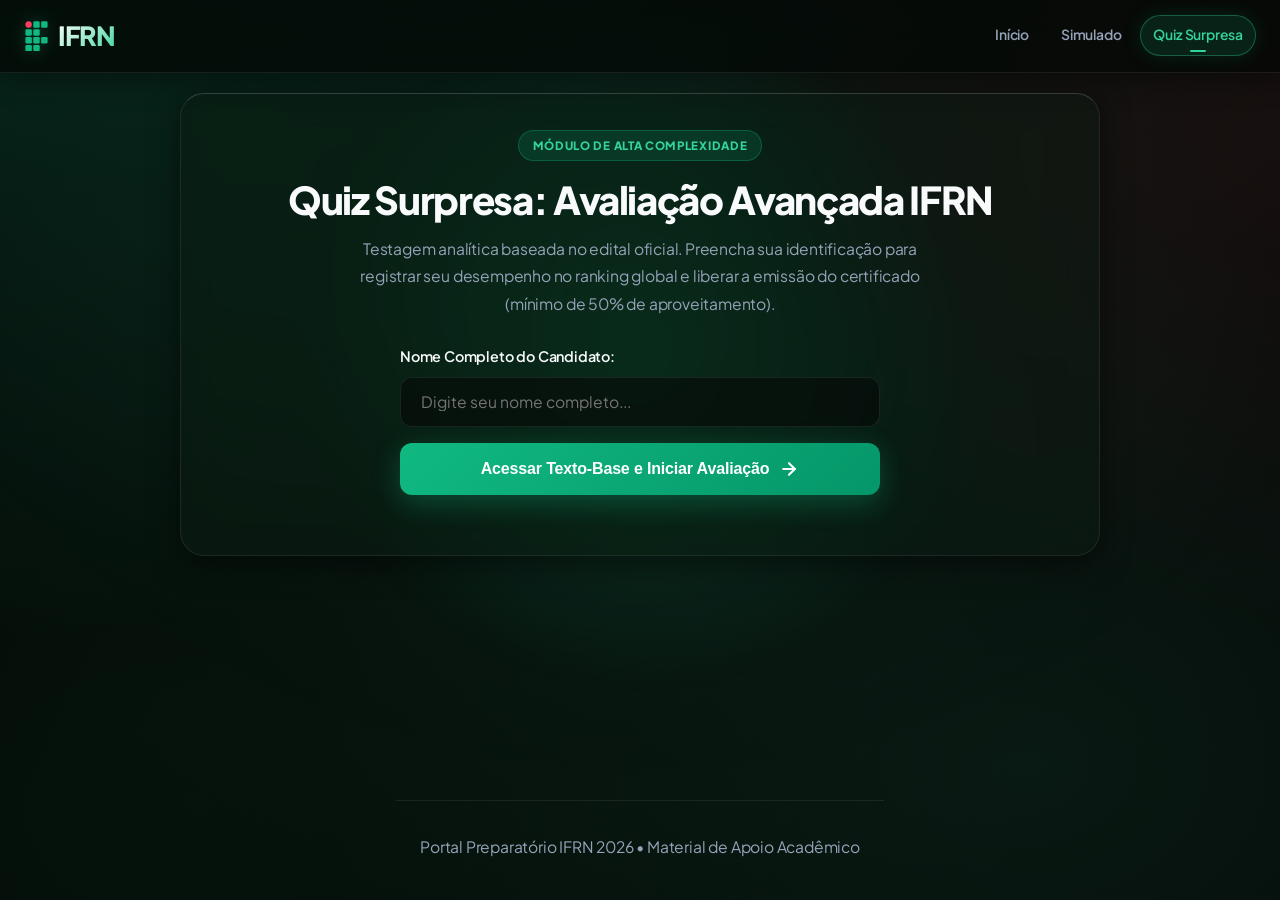
<file: quiz.html>
<!DOCTYPE html>
<html lang="pt-BR">
<head>
  <meta charset="UTF-8">
  <meta name="viewport" content="width=device-width, initial-scale=1.0">
  <title>Quiz Surpresa e Simulado IFRN | COP30</title>

  <link rel="preconnect" href="https://fonts.googleapis.com">
  <link rel="preconnect" href="https://fonts.gstatic.com" crossorigin>
  <link href="https://fonts.googleapis.com/css2?family=Plus+Jakarta+Sans:wght@400;500;600;700;800&family=JetBrains+Mono:wght@600;700;800&display=swap" rel="stylesheet">

  <link rel="stylesheet" href="style.css">

  <style>
    /* Estilos Específicos e Refinamentos para a Página de Quiz */
    .simulado-container {
      max-width: 960px;
      margin: 20px auto 60px;
      padding: 0 20px;
    }

    /* Card Sticky para Progresso durante o Quiz */
    .progress-sticky-card {
      position: sticky;
      top: 90px;
      z-index: 90;
      background: rgba(8, 18, 13, 0.90);
      backdrop-filter: blur(16px) saturate(180%);
      -webkit-backdrop-filter: blur(16px) saturate(180%);
      border: 1px solid var(--card-border-hover);
      border-radius: var(--radius);
      padding: 18px 24px;
      margin-bottom: 28px;
      box-shadow: var(--shadow-sm), 0 0 20px var(--ifrn-green-glow);
    }

    /* Barra de Progresso */
    .barra-progresso-bg {
      width: 100%;
      height: 10px;
      background: rgba(255, 255, 255, 0.08);
      border-radius: var(--radius-full);
      overflow: hidden;
      margin-top: 12px;
    }

    .barra-progresso-fill {
      height: 100%;
      width: 0%;
      background: linear-gradient(90deg, var(--primary) 0%, var(--ifrn-green-light) 100%);
      transition: width 0.4s cubic-bezier(0.16, 1, 0.3, 1);
    }

    /* Caixa do Texto-Base Institucional */
    .texto-base-box {
      background: rgba(0, 0, 0, 0.35);
      border: 1px solid var(--card-border);
      border-left: 4px solid var(--ifrn-green-light);
      border-radius: var(--radius-sm);
      padding: 24px;
      margin-bottom: 28px;
      text-align: left;
      line-height: 1.7;
      font-size: 0.98rem;
      max-height: 420px;
      overflow-y: auto;
      box-shadow: inset 0 2px 6px rgba(0, 0, 0, 0.4);
    }

    .texto-base-box h3 {
      color: var(--ifrn-green-light);
      font-size: 1.25rem;
      margin-bottom: 6px;
    }

    /* Formatação dos Cards de Questão */
    .questao-card {
      background: var(--card-color);
      backdrop-filter: blur(16px) saturate(180%);
      -webkit-backdrop-filter: blur(16px) saturate(180%);
      border: 1px solid var(--card-border);
      border-top: 1px solid var(--card-border-top);
      border-radius: var(--radius-lg);
      padding: clamp(24px, 4vw, 36px);
      margin-bottom: 24px;
      text-align: left;
      box-shadow: var(--shadow-sm);
      transition: var(--transition);
    }

    .enunciado-titulo {
      font-weight: 700;
      font-size: clamp(1.05rem, 2vw, 1.2rem);
      line-height: 1.6;
      margin-bottom: 24px;
      color: var(--text-main);
    }

    .destaque-sublinhado {
      text-decoration: underline;
      text-decoration-color: var(--ifrn-green-light);
      text-decoration-thickness: 2px;
      text-underline-offset: 4px;
      font-weight: 700;
      color: #ffffff;
    }

    /* Opções de Resposta Modernizadas */
    .opcao-item {
      display: flex;
      align-items: center;
      gap: 14px;
      padding: 16px 20px;
      border: 1px solid var(--card-border);
      border-radius: var(--radius-sm);
      margin-bottom: 12px;
      cursor: pointer;
      transition: var(--transition-fast);
      background: rgba(0, 0, 0, 0.25);
      color: var(--text-main);
      font-weight: 500;
    }

    .opcao-item:hover {
      background: rgba(16, 185, 129, 0.1);
      border-color: var(--ifrn-green-light);
      transform: translateX(4px);
    }

    .opcao-item.selecionada {
      background: rgba(16, 185, 129, 0.18);
      border-color: var(--ifrn-green-light);
      box-shadow: 0 0 16px var(--ifrn-green-glow);
    }

    .opcao-item input[type="radio"] {
      accent-color: var(--ifrn-green-light);
      width: 20px;
      height: 20px;
      cursor: pointer;
    }

    /* Grids do Relatório e Ranking */
    .grid-estatisticas {
      display: grid;
      grid-template-columns: repeat(auto-fit, minmax(140px, 1fr));
      gap: 16px;
      margin-bottom: 28px;
    }

    .card-estatistica {
      background: rgba(0, 0, 0, 0.35);
      padding: 20px;
      border-radius: var(--radius-sm);
      border: 1px solid var(--card-border);
      text-align: center;
      box-shadow: inset 0 1px 3px rgba(0,0,0,0.3);
    }

    .cert-container {
      margin-top: 20px;
      text-align: center;
    }

    .cert-container svg {
      max-width: 100%;
      height: auto;
      border-radius: var(--radius-sm);
      box-shadow: var(--shadow-lg);
    }

    /* Feedback de Desempenho */
    .feedback-box {
      border-radius: var(--radius-sm);
      padding: 24px;
      margin-top: 16px;
      text-align: center;
    }

    .feedback-alerta {
      background: rgba(239, 68, 68, 0.1);
      border: 1px solid var(--ifrn-red);
      color: #fca5a5;
    }

    .feedback-sucesso {
      background: rgba(16, 185, 129, 0.1);
      border: 1px solid var(--ifrn-green-light);
      color: var(--ifrn-green-light);
    }

    /* Suporte a Fórmulas e SVGs do Quiz */
    .quiz-svg-wrapper {
      background: rgba(0, 0, 0, 0.4);
      border: 1px solid var(--card-border);
      border-radius: var(--radius-sm);
      padding: 20px;
      margin-bottom: 24px;
      text-align: center;
      display: flex;
      flex-direction: column;
      justify-content: center;
      align-items: center;
    }

    /* Ações Finais */
    .acoes-finais {
      display: flex;
      gap: 16px;
      justify-content: center;
      flex-wrap: wrap;
      margin-top: 24px;
    }
  </style>
</head>
<body>

  <div class="hero-glow-effect" style="top: 0; opacity: 0.5;"></div>

  <header class="navbar-header">
    <div class="navbar-container">
      <a href="index.html" class="logo">
        <span class="logo-dot"></span>
        IFRN 
      </a>
      <button class="menu-toggle" id="menuToggle" aria-label="Abrir Menu de Navegação" aria-expanded="false">
        <span class="bar"></span>
        <span class="bar"></span>
        <span class="bar"></span>
      </button>
      <div class="nav-overlay" id="navOverlay"></div>
      <nav class="nav-menu" id="navMenu">
        <a href="index.html" class="nav-link">Início</a>
        <a href="questoes.html" class="nav-link">Simulado</a>
        <a href="quiz.html" class="nav-link active">Quiz Surpresa</a>
      </nav>
    </div>
  </header>

  <main class="simulado-container">

    <div id="tela-inicial" class="questao-card" style="text-align: center;">
      <span class="badge badge-primary" style="margin-bottom: 16px; display: inline-flex;">Módulo de Alta Complexidade</span>
      
      <h1 style="font-size: clamp(1.8rem, 3.5vw, 2.4rem); margin-bottom: 12px; font-weight: 800;">
        Quiz Surpresa: Avaliação Avançada IFRN
      </h1>
      <p style="color: var(--text-muted); max-width: 580px; margin: 0 auto 28px;">
        Testagem analítica baseada no edital oficial. Preencha sua identificação para registrar seu desempenho no ranking global e liberar a emissão do certificado (mínimo de 50% de aproveitamento).
      </p>

      <div id="caixa-resumo-simulado" class="resumo-simulado" style="display: none;"></div>

      <form id="form-identificacao" style="max-width: 480px; margin: 0 auto 24px;">
        <label for="nome-aluno" style="display: block; text-align: left; font-size: 0.9rem; font-weight: 600; margin-bottom: 8px; color: var(--text-main);">
          Nome Completo do Candidato:
        </label>
        <input type="text" id="nome-aluno" class="form-control" placeholder="Digite seu nome completo..." autocomplete="off">
        
        <button type="submit" class="btn btn-primary" id="btn-iniciar" style="width: 100%; margin-top: 16px; padding: 16px; font-weight: 700;">
          Acessar Texto-Base e Iniciar Avaliação
          <svg xmlns="http://www.w3.org/2000/svg" width="20" height="20" viewBox="0 0 24 24" fill="none" stroke="currentColor" stroke-width="2.5" stroke-linecap="round" stroke-linejoin="round"><line x1="5" y1="12" x2="19" y2="12"></line><polyline points="12 5 19 12 12 19"></polyline></svg>
        </button>
      </form>
    </div>

    <div id="tela-texto" class="questao-card" style="display: none;">
      <div class="texto-base-box">
        <span class="badge badge-primary" style="margin-bottom: 12px; display: inline-flex;">Texto-Base Oficial</span>
        <h3>COP30 no Brasil: Perspectivas Globais e Desafios Socioambientais</h3>
        <h4 style="color: var(--text-main); font-weight: 600; margin-bottom: 8px; font-size: 1.05rem;">A Cúpula do Clima em Belém do Pará</h4>
        <p style="font-size: 0.82rem; color: var(--text-dim); margin-bottom: 18px;">Fonte: Secretaria de Comunicação Social / Núcleo COP30</p>
        
        <p>A 30ª Conferência das Nações Unidas sobre Mudança do Clima (COP30), sediada em Belém (PA), constitui o ápice das negociações multilaterais para a consolidação das metas do Acordo de Paris. O evento exige do Brasil a demonstração prática de compromissos com a transição energética, a descarbonização da matriz produtiva e o combate incisivo ao desmatamento ilegal na Amazônia Legal.</p>
        <p>Projeta-se a presença de 40.000 participantes, dos quais 7.000 integram comitivas diplomáticas formais e órgãos técnicos da ONU. Estruturalmente, a cúpula subdivide-se entre a <strong>Zona Azul</strong> — espaço restrito às deliberações soberanas entre Chefes de Estado e negociadores credenciados — e a <strong>Zona Verde</strong>, destinada a debates públicos e manifestações da sociedade civil. Os aportes financeiros somam R$ 7,3 bilhões distribuídos em 38 intervenções de infraestrutura urbana na capital paraense, destacando-se R$ 980 milhões alocados no Parque da Cidade.</p>
      </div>

      <button type="button" class="btn btn-primary" id="btn-ir-para-questoes" style="width: 100%; padding: 16px; font-weight: 700;">
        Iniciar Resolução das Questões
        <svg xmlns="http://www.w3.org/2000/svg" width="20" height="20" viewBox="0 0 24 24" fill="none" stroke="currentColor" stroke-width="2.5" stroke-linecap="round" stroke-linejoin="round"><line x1="5" y1="12" x2="19" y2="12"></line><polyline points="12 5 19 12 12 19"></polyline></svg>
      </button>
    </div>

    <div id="tela-quiz" style="display: none;">
      
      <div class="progress-sticky-card">
        <div style="display: flex; justify-content: space-between; align-items: center;">
          <span id="quiz-contador-questao" style="font-size: 0.95rem; font-weight: 700; color: var(--text-main);">Questão 1 de 20</span>
          <span id="quiz-materia" class="badge badge-primary">Língua Portuguesa</span>
        </div>
        <div class="barra-progresso-bg">
          <div class="barra-progresso-fill" id="barra-progresso"></div>
        </div>
      </div>

      <div class="questao-card">
        <div id="quiz-enunciado" class="enunciado-titulo"></div>
        <div id="quiz-math-container" class="quiz-svg-wrapper" style="display: none;"></div>
        <div id="quiz-opcoes"></div>
      </div>

      <div style="display: flex; gap: 16px; margin-top: 24px; flex-wrap: wrap;">
        <button type="button" class="btn btn-secondary" id="btn-anterior" style="flex: 1; min-width: 140px; padding: 14px;">
          ← Anterior
        </button>
        <button type="button" class="btn btn-primary" id="btn-proximo" style="flex: 2; min-width: 200px; padding: 14px; font-weight: 700;">
          Próxima Questão →
        </button>
      </div>
    </div>

    <div id="tela-resultados" style="display: none;">
      <div class="questao-card" style="text-align: center;">
        <span class="badge badge-primary" style="margin-bottom: 12px; display: inline-flex;">Avaliação Finalizada</span>
        <h2 style="color: var(--text-main); margin-bottom: 8px; font-size: 1.8rem; font-weight: 800;">Relatório de Desempenho</h2>
        <p style="color: var(--text-muted); margin-bottom: 28px;">Confira a síntese do seu rendimento final na avaliação:</p>

        <div class="grid-estatisticas">
          <div class="card-estatistica">
            <div id="stat-acertos" style="font-size: 2rem; font-weight: 800; color: var(--ifrn-green-light);">0</div>
            <div style="font-size: 0.85rem; color: var(--text-muted); font-weight: 600;">Acertos</div>
          </div>
          <div class="card-estatistica">
            <div id="stat-erros" style="font-size: 2rem; font-weight: 800; color: var(--ifrn-red);">0</div>
            <div style="font-size: 0.85rem; color: var(--text-muted); font-weight: 600;">Erros</div>
          </div>
          <div class="card-estatistica">
            <div id="stat-nres" style="font-size: 2rem; font-weight: 800; color: #f59e0b;">0</div>
            <div style="font-size: 0.85rem; color: var(--text-muted); font-weight: 600;">Em Branco</div>
          </div>
          <div class="card-estatistica">
            <div id="stat-aproveitamento" style="font-size: 2rem; font-weight: 800; color: #3b82f6;">0%</div>
            <div style="font-size: 0.85rem; color: var(--text-muted); font-weight: 600;">Aproveitamento</div>
          </div>
        </div>
      </div>

      <div class="questao-card">
        <h3 style="color: var(--ifrn-green-light); margin-bottom: 20px; font-size: 1.3rem;">Classificação Geral dos Candidatos</h3>
        <div id="tabela-ranking" class="table-container"></div>
      </div>

      <div class="questao-card" id="card-certificado-area">
        <h3 style="color: var(--ifrn-green-light); margin-bottom: 20px; text-align: center; font-size: 1.3rem;">Certificado Institucional de Conclusão</h3>
        <div class="cert-container" id="cert-svg-box"></div>
      </div>

      <div class="questao-card">
        <h3 style="color: var(--ifrn-green-light); margin-bottom: 20px; font-size: 1.3rem;">Gabarito Analítico e Comentado</h3>
        <div id="gabarito-lista"></div>
      </div>

      <div class="acoes-finais">
        <button type="button" class="btn btn-primary" onclick="window.location.reload();" style="padding: 14px 28px; font-weight: 700;">
          🔄 Tentar Novamente
        </button>
        <a href="index.html" class="btn btn-secondary" style="padding: 14px 28px; font-weight: 600;">
          🏠 Voltar ao Início
        </a>
      </div>
    </div>

  </main>

  <footer>
    <p>Portal Preparatório IFRN 2026 • Material de Apoio Acadêmico</p>
  </footer>

  <script src="script.js"></script>

  <script>
    document.addEventListener('DOMContentLoaded', () => {
      const nomeSalvo = localStorage.getItem('nomeUsuario');
      const inputNome = document.getElementById('nome-aluno');

      if (nomeSalvo && inputNome) {
        inputNome.value = nomeSalvo;
      }

      const resSimuladoRaw = localStorage.getItem('resultadoSimulado');
      const caixaResumo = document.getElementById('caixa-resumo-simulado');

      if (resSimuladoRaw && caixaResumo) {
        try {
          const res = JSON.parse(resSimuladoRaw);
          caixaResumo.style.display = 'block';
          caixaResumo.style.background = 'rgba(16, 185, 129, 0.1)';
          caixaResumo.style.border = '1px solid var(--ifrn-green-light)';
          caixaResumo.style.padding = '18px';
          caixaResumo.style.borderRadius = 'var(--radius-sm)';
          caixaResumo.style.textAlign = 'left';
          caixaResumo.style.marginBottom = '24px';
          caixaResumo.innerHTML = `
            <strong style="color: var(--ifrn-green-light); font-size: 1rem;">Registro de Desempenho Anterior (${res.nome || nomeSalvo || 'Candidato'}):</strong><br>
            <span style="color: var(--text-muted); font-size: 0.93rem; display: block; margin-top: 6px;">
              • Língua Portuguesa: <strong style="color: #fff;">${res.portugues}/20</strong> acertos<br>
              • Matemática: <strong style="color: #fff;">${res.matematica}/20</strong> acertos<br>
              • Rendimento Global: <strong style="color: var(--ifrn-green-light);">${res.porcentagem}%</strong> (${res.total}/40 acertos)
            </span>
          `;
        } catch (e) {
          console.error("Erro ao carregar os dados de resultadoSimulado.", e);
        }
      }
    });
  </script>

</body>
</html>
</file>
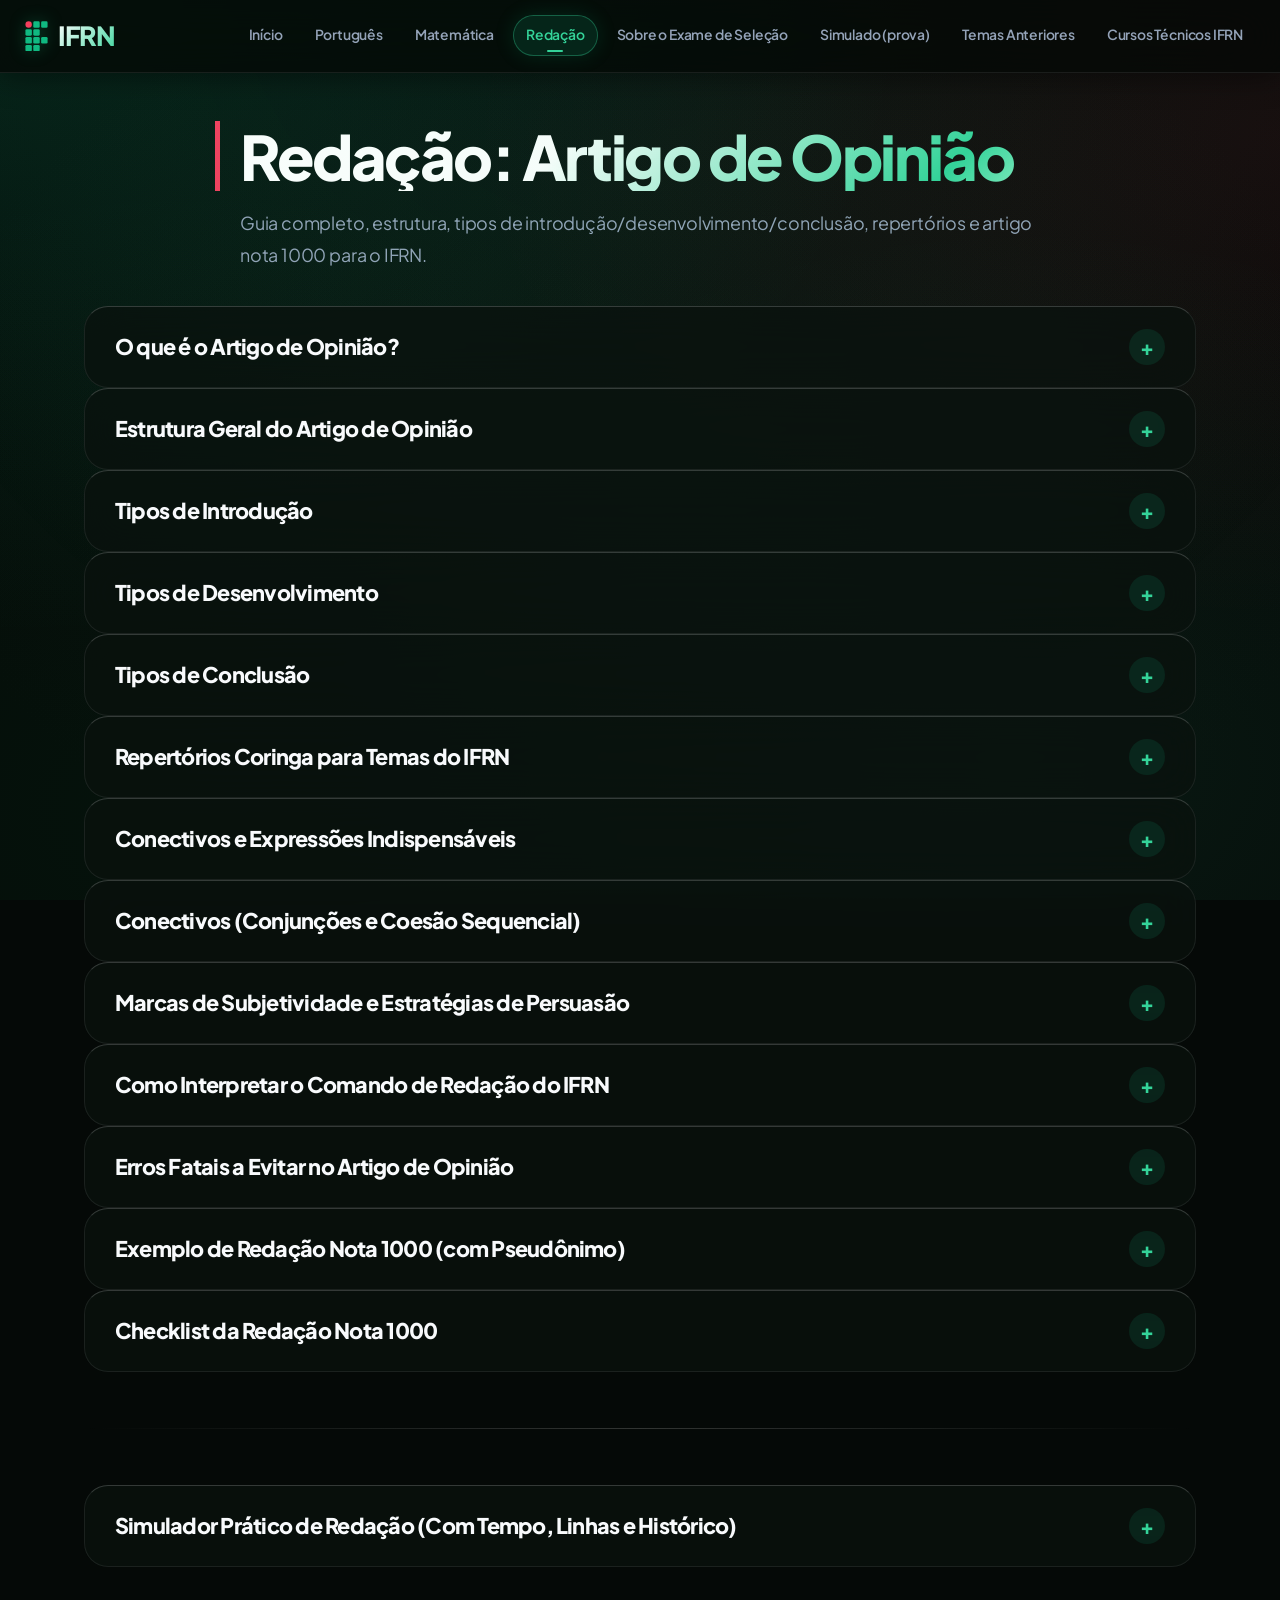
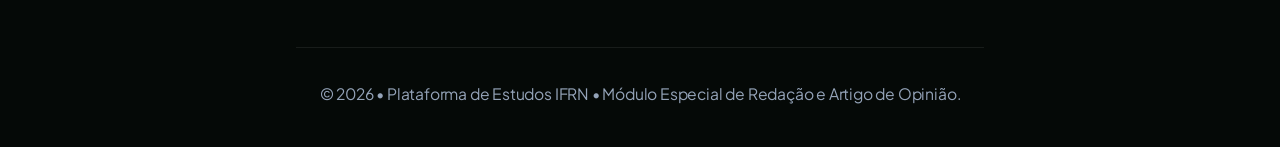
<file: redação.html>
<!DOCTYPE html>
<html lang="pt-BR">
<head>
    <meta charset="UTF-8">
    <meta name="viewport" content="width=device-width, initial-scale=1.0">
    <title>Redação e Artigo de Opinião - Plataforma de Estudos IFRN</title>
    
    <link rel="stylesheet" href="style.css">
</head>
<body>

    <header class="navbar-header">
      <div class="navbar-container">
        <a href="index.html" class="logo">
          <span class="logo-dot"></span>
          IFRN 
        </a>

        <button class="menu-toggle" id="menuToggle" aria-label="Abrir Menu de Navegação" aria-expanded="false">
          <span class="bar"></span>
          <span class="bar"></span>
          <span class="bar"></span>
        </button>

        <div class="nav-overlay" id="navOverlay"></div>

        <nav class="nav-menu" id="navMenu" aria-label="Navegação Principal">
            <a href="index.html" class="nav-link">Início</a>
            <a href="português.html" class="nav-link">Português</a>
            <a href="matemática.html" class="nav-link">Matemática</a>
            <a href="redação.html" class="nav-link active" aria-current="page">Redação</a>
            <a href="exame-selecao.html" class="nav-link">Sobre o Exame de Seleção</a>
            <a href="questoes.html" class="nav-link">Simulado (prova)</a>
            <a href="temas-anteriores.html" class="nav-link">Temas Anteriores</a>
            <a href="cursos-tecnicos.html" class="nav-link">Cursos Técnicos IFRN</a>
        </nav>
      </div>
    </header>

    <header>
        <h1>Redação: Artigo de Opinião</h1>
        <p>Guia completo, estrutura, tipos de introdução/desenvolvimento/conclusão, repertórios e artigo nota 1000 para o IFRN.</p>
    </header>

    <main>

        <!-- ==========================================================================
             1. FUNDAMENTOS
             ========================================================================== -->
        <details class="accordion-item">
            <summary class="accordion-header">
                <h2>O que é o Artigo de Opinião?</h2>
            </summary>
            <div class="accordion-content">
                <div class="section-box">
                    <h2>Conceito e Função Social</h2>
                    <p>O <strong>Artigo de Opinião</strong> é um gênero textual jornalístico-argumentativo cujo objetivo principal é defender um ponto de vista (tese) sobre um tema de relevância social, política, cultural ou ambiental, buscando persuadir o leitor.</p>
                    <p>No exame do <strong>IFRN</strong>, esse é o gênero mais cobrado. Diferente da redação do ENEM (que exige dissertação-argumentativa impessoal em 3ª pessoa), o artigo de opinião permite o uso da <strong>1ª pessoa (do singular ou do plural)</strong> e exige uma marcação clara da voz do autor.</p>
                </div>

                <div class="grid">
                    <div class="card">
                        <h2>Características Principais</h2>
                        <ul>
                            <li><strong>Título Obrigatório:</strong> Deve ser atrativo, criativo e sintetizar a tese.</li>
                            <li><strong>Linguagem:</strong> Predominantemente formal, clara, marcante e persuasiva.</li>
                            <li><strong>Foco na Persuasão:</strong> Uso de argumentos sólidos, repertórios socioculturais e reflexões críticas.</li>
                            <li><strong>Pseudônimo / Assinatura:</strong> Assine utilizando estritamente a indicação da prova/comando (ex: <em>Um Cidadão Atento</em>) ou pseudônimo permitido pelo edital. Nunca use seu nome real para não anular a prova.</li>
                        </ul>
                    </div>

                    <div class="card">
                        <h2>Diferença: ENEM vs IFRN</h2>
                        <ul>
                            <li><strong>ENEM:</strong> Texto Dissertativo-Argumentativo, obrigatoriamente em 3ª pessoa, Proposta de Intervenção detalhada com 5 elementos.</li>
                            <li><strong>IFRN:</strong> Artigo de Opinião (ou Carta Aberta/Crônica), exige Título, aceita 1ª pessoa ("Acredito que...", "Precisamos refletir..."), conclusão com posicionamento crítico e síntese opinativa.</li>
                        </ul>
                    </div>
                </div>
            </div>
        </details>

        <!-- ==========================================================================
             2. ESTRUTURA GERAL
             ========================================================================== -->
        <details class="accordion-item">
            <summary class="accordion-header">
                <h2>Estrutura Geral do Artigo de Opinião</h2>
            </summary>
            <div class="accordion-content">
                <div class="section-box">
                    <h2>A Anatomia Perfeita da Redação</h2>
                    <p>Para obter nota máxima, seu artigo deve ser organizado em 4 a 5 parágrafos bem distribuídos:</p>
                </div>

                <div class="grid">
                    <div class="card">
                        <h2>Título (1 linha)</h2>
                        <p>Criativo e impactante. Prefira metáforas ou provocações. Exemplo: <em>"O Preço do Silêncio: A Urgência da Inclusão Digital"</em>.</p>
                    </div>

                    <div class="card">
                        <h2>Introdução (1º Parágrafo)</h2>
                        <p>Apresentação da problemática (contextualização) + Apresentação da <strong>Tese</strong> (seu posicionamento claro diante do tema).</p>
                    </div>

                    <div class="card">
                        <h2>Desenvolvimento 1 e 2 (2º e 3º Parágrafos)</h2>
                        <p>Defesa da tese através de <strong>argumentos fundamentados</strong>. Uso de filosofias, sociologia, fatos históricos ou dados da realidade.</p>
                    </div>

                    <div class="card">
                        <h2>Conclusão (Último Parágrafo)</h2>
                        <p>Retomada da tese + Síntese das ideias + Reflexão final motivadora + Pseudônimo/Assinatura exigida pelo edital.</p>
                    </div>
                </div>
            </div>
        </details>

        <!-- ==========================================================================
             3. INTRODUÇÕES
             ========================================================================== -->
        <details class="accordion-item">
            <summary class="accordion-header">
                <h2>Tipos de Introdução</h2>
            </summary>
            <div class="accordion-content">
                <div class="section-box">
                    <h2>Como Começar seu Artigo com Impacto</h2>
                    <p>Escolha a estratégia de abertura que melhor se adapta ao tema da prova:</p>
                </div>

                <div class="grid">
                    <div class="card">
                        <h2>Por Alusão Histórica</h2>
                        <p>Resgata um fato ou período do passado para comparar com a situação presente.</p>
                        <p><em>Exemplo: "Desde a Revolução Industrial, a busca pela inovação transformou a sociedade. Contudo, no Brasil contemporâneo, esse avanço não atingiu a todos igualmente..."</em></p>
                    </div>

                    <div class="card">
                        <h2>Por Citação / Conceito</h2>
                        <p>Inicia trazendo a definição de um autor, lei ou teoria filosófica.</p>
                        <p><em>Exemplo: "A Constituição Federal de 1988 assegura a todos os cidadãos o direito fundamental à educação. No entanto, a precarização das escolas públicas revela o fosso entre o texto legal e a realidade..."</em></p>
                    </div>

                    <div class="card">
                        <h2>Por Pergunta Provocativa</h2>
                        <p>Abre o artigo questionando diretamente o leitor para instigar a reflexão desde a primeira linha.</p>
                        <p><em>Exemplo: "Até que ponto a sociedade brasileira continuará normalizando o desperdício de alimentos enquanto milhões enfrentam a fome? É inacreditável que..."</em></p>
                    </div>

                    <div class="card">
                        <h2>Por Dicotomia / Contraste</h2>
                        <p>Apresenta duas realidades opostas para evidenciar uma contradição social.</p>
                        <p><em>Exemplo: "De um lado, ostenta-se o avanço das redes hiperconectadas; do outro, vivencia-se o analfabetismo digital de parcela expressiva da população..."</em></p>
                    </div>
                </div>
            </div>
        </details>

        <!-- ==========================================================================
             4. DESENVOLVIMENTOS
             ========================================================================== -->
        <details class="accordion-item">
            <summary class="accordion-header">
                <h2>Tipos de Desenvolvimento</h2>
            </summary>
            <div class="accordion-content">
                <div class="section-box">
                    <h2>Estratégias para Sustentar seu Ponto de Vista</h2>
                    <p>O desenvolvimento é o coração do seu texto. Varie as estratégias entre o D1 e o D2:</p>
                </div>

                <div class="grid">
                    <div class="card">
                        <h2>Causa e Consequência</h2>
                        <p>Explica a origem do problema no primeiro momento e mostra os impactos sociais negativos resultantes.</p>
                        <p><em>Foco: Mostrar a raiz do mal e desdobramentos na comunidade.</em></p>
                    </div>

                    <div class="card">
                        <h2>Argumento de Autoridade</h2>
                        <p>Sustenta sua opinião utilizando o pensamento de filósofos, sociólogos, cientistas ou dados de órgãos oficiais (IBGE, UNESCO).</p>
                        <p><em>Foco: Conferir credibilidade e erudição ao seu posicionamento.</em></p>
                    </div>

                    <div class="card">
                        <h2>Dialético (Contra-argumentação)</h2>
                        <p>Apresenta a tese oposta ou o discurso comum da maioria para refutá-lo em seguida com lógica e fatos.</p>
                        <p><em>Foco: Desconstruir mitos e provar a superioridade do seu ponto de vista.</em></p>
                    </div>

                    <div class="card">
                        <h2>Exemplificação / Ilustração</h2>
                        <p>Usa casos emblemáticos de conhecimento público para provar que o problema não é abstrato, mas real.</p>
                        <p><em>Foco: Aproximar o debate da realidade do leitor.</em></p>
                    </div>
                </div>
            </div>
        </details>

        <!-- ==========================================================================
             5. CONCLUSÕES
             ========================================================================== -->
        <details class="accordion-item">
            <summary class="accordion-header">
                <h2>Tipos de Conclusão</h2>
            </summary>
            <div class="accordion-content">
                <div class="section-box">
                    <h2>Como Finalizar com Chave de Ouro</h2>
                    <p>Diferente do ENEM, no IFRN a conclusão não precisa ser uma lista mecânica de 5 elementos, podendo assumir outros formatos opinativos:</p>
                </div>

                <div class="grid">
                    <div class="card">
                        <h2>Conclusão por Síntese e Alerta</h2>
                        <p>Resume os principais pontos debatidos no texto e faz uma advertência sobre as consequências caso nada mude.</p>
                        <p><em>Estrutura: Retomada da tese + Resumo dos argumentos + Alerta crítico sobre o futuro.</em></p>
                    </div>

                    <div class="card">
                        <h2>Conclusão por Proposta Cidadã</h2>
                        <p>Aponta caminhos práticos para a solução do problema envolvendo escola, família, governo e sociedade.</p>
                        <p><em>Estrutura: Quem deve agir + O que deve ser feito + Qual a finalidade.</em></p>
                    </div>

                    <div class="card">
                        <h2>Conclusão por Reflexão / Apelo Persuasivo</h2>
                        <p>Finaliza chamando a sociedade ou o leitor para uma tomada de consciência coletiva com tom convocatório e marcante.</p>
                        <p><em>Estrutura: Indagação final ou frase de impacto convocando à mudança.</em></p>
                    </div>

                    <div class="card">
                        <h2>Conclusão Circular (Retomada do Início)</h2>
                        <p>Recupera a alusão histórica, citação ou metáfora usada na introdução para fechar o texto de forma harmoniosa.</p>
                        <p><em>Estrutura: Conexão direta entre a última linha do texto e o primeiro parágrafo.</em></p>
                    </div>
                </div>
            </div>
        </details>

        <!-- ==========================================================================
             6. REPERTÓRIOS
             ========================================================================== -->
        <details class="accordion-item">
            <summary class="accordion-header">
                <h2>Repertórios Coringa para Temas do IFRN</h2>
            </summary>
            <div class="accordion-content">
                <div class="section-box">
                    <h2>Conceitos Filosóficos e Sociológicos Multiuso</h2>
                    <p>O IFRN costuma cobrar temas ligados à cidadania, tecnologia, educação, meio ambiente e desigualdade social. Tenha em mente estas referências:</p>
                </div>

                <div class="table-container">
                    <table>
                        <thead>
                            <tr>
                                <th>Repertório / Autor</th>
                                <th>Conceito Chave</th>
                                <th>Onde Aplicar</th>
                            </tr>
                        </thead>
                        <tbody>
                            <tr>
                                <td><strong>Zygmunt Bauman</strong></td>
                                <td>Modernidade Líquida / Relações Frágeis</td>
                                <td>Tecnologia, redes sociais, individualismo, consumismo.</td>
                            </tr>
                            <tr>
                                <td><strong>Paulo Freire</strong></td>
                                <td>Educação como Prática da Liberdade</td>
                                <td>Educação, analfabetismo funcional, cidadania.</td>
                            </tr>
                            <tr>
                                <td><strong>Constituição Federal (1988)</strong></td>
                                <td>Artigo 6º (Direitos Sociais)</td>
                                <td>Saúde, moradia, segurança, trabalho, transporte e cultura.</td>
                            </tr>
                            <tr>
                                <td><strong>Gilberto Dimenstein</strong></td>
                                <td>Cidadãos de Papel</td>
                                <td>Desigualdade social, leis que existem na teoria mas não na prática.</td>
                            </tr>
                        </tbody>
                    </table>
                </div>
            </div>
        </details>

        <!-- ==========================================================================
             7. CONECTIVOS
             ========================================================================== -->
        <details class="accordion-item">
            <summary class="accordion-header">
                <h2>Conectivos e Expressões Indispensáveis</h2>
            </summary>
            <div class="accordion-content">
                <div class="section-box">
                    <h2>Banco de Conectivos para Coesão Textual</h2>
                    <p>Utilize estes operadores argumentativos para ligar suas frases e parágrafos de forma fluida:</p>
                </div>

                <div class="grid">
                    <div class="card">
                        <h2>Marcadores de Opinião (1ª Pessoa)</h2>
                        <ul>
                            <li><em>"Sustento a tese de que..."</em></li>
                            <li><em>"É imperioso reconhecer que..."</em></li>
                            <li><em>"Sob a minha ótica..."</em></li>
                            <li><em>"Não podemos nos calar diante de..."</em></li>
                        </ul>
                    </div>

                    <div class="card">
                        <h2>Para Adicionar Argumentos</h2>
                        <ul>
                            <li><em>"Somado a isso,..."</em></li>
                            <li><em>"Ademais,..."</em></li>
                            <li><em>"Outro ponto fulcral..."</em></li>
                            <li><em>"Paralelamente a isso,..."</em></li>
                        </ul>
                    </div>

                    <div class="card">
                        <h2>Para Opor / Opor e Refutar</h2>
                        <ul>
                            <li><em>"Em contrapartida,..."</em></li>
                            <li><em>"Embora muitos aleguem que..., fato é que..."</em></li>
                            <li><em>"No entanto, cabe ressaltar..."</em></li>
                            <li><em>"A despeito de..."</em></li>
                        </ul>
                    </div>

                    <div class="card">
                        <h2>Para Concluir / Arrematar</h2>
                        <ul>
                            <li><em>"Portanto,..."</em></li>
                            <li><em>"Em suma,..."</em></li>
                            <li><em>"Diante do exposto, resta claro que..."</em></li>
                            <li><em>"Torna-se urgente, pois,..."</em></li>
                        </ul>
                    </div>
                </div>
            </div>
        </details>

<details class="accordion-item">
    <summary class="accordion-header">
        <h2>Conectivos (Conjunções e Coesão Sequencial)</h2>
    </summary>
    <div class="accordion-content">
        <div class="section-box">
            <h2>Conceito e Papel na Coesão Textual</h2>
            <p>Os conectivos (conjunções, preposições e locuções conjuntivas) são responsáveis por estabelecer as relações lógicas e semânticas entre palavras, orações e parágrafos. No Exame de Seleção do IFRN, o domínio dos conectores é fundamental para a interpretação de texto e para garantir a coesão sequencial na Redação.</p>
        </div>

        <div class="section-box">
            <h2>Quadro Completo dos Conectivos no Período Composto</h2>
            <div class="table-container">
                <table>
                    <thead>
                        <tr>
                            <th>Classificação</th>
                            <th>Valor Semântico / Relação Lógica</th>
                            <th>Principais Conectivos</th>
                            <th>Exemplos Contextualizados</th>
                        </tr>
                    </thead>
                    <tbody>
                        <tr>
                            <td><strong>Aditivos</strong></td>
                            <td>Soma, adição de ideias ou argumentos</td>
                            <td>e, nem, não só... mas também, bem como, além disso</td>
                            <td>Ele revisou a matéria <strong>e</strong> resolveu os exercícios do simulado.</td>
                        </tr>
                        <tr>
                            <td><strong>Adversativos</strong></td>
                            <td>Oposição, contraste, quebra de expectativa</td>
                            <td>mas, porém, contudo, todavia, entretanto, no entanto</td>
                            <td>O candidato estudou muito, <strong>contudo</strong> não obteve a vaga.</td>
                        </tr>
                        <tr>
                            <td><strong>Alternativos</strong></td>
                            <td>Alternância, exclusão ou opção</td>
                            <td>ou... ou, ora... ora, quer... quer, seja... seja</td>
                            <td><strong>Ou</strong> você mantém o foco nos estudos, <strong>ou</strong> perderá o prazo.</td>
                        </tr>
                        <tr>
                            <td><strong>Explicativos</strong></td>
                            <td>Justificativa, explicação de uma ordem ou afirmação</td>
                            <td>porque, pois (antes do verbo), que, porquanto</td>
                            <td>Apresse-se, <strong>porque</strong> os portões do exame fecharão em breve.</td>
                        </tr>
                        <tr>
                            <td><strong>Conclusivos</strong></td>
                            <td>Conclusão, dedução ou fechamento de ideia</td>
                            <td>portanto, logo, por isso, assim, pois (posposto ao verbo)</td>
                            <td>Manteve uma rotina constante de revisões; <strong>portanto</strong>, foi aprovado.</td>
                        </tr>
                        <tr>
                            <td><strong>Causais</strong></td>
                            <td>Motivo ou causa do fato principal</td>
                            <td>como, porque, visto que, já que, uma vez que</td>
                            <td><strong>Como</strong> o trânsito estava congestionado, o aluno chegou no limite do horário.</td>
                        </tr>
                        <tr>
                            <td><strong>Concessivos</strong></td>
                            <td>Ressalva, obstáculo que não impede a ação</td>
                            <td>embora, ainda que, mesmo que, posto que, apesar de que</td>
                            <td><strong>Ainda que</strong> estivesse exausto, continuou estudando para a prova.</td>
                        </tr>
                        <tr>
                            <td><strong>Condicionais</strong></td>
                            <td>Condição ou hipótese para a ocorrência da ação</td>
                            <td>se, caso, contanto que, desde que, a não ser que</td>
                            <td><strong>Se</strong> você praticar a escrita semanalmente, alcançará a nota máxima na redação.</td>
                        </tr>
                        <tr>
                            <td><strong>Conformativos</strong></td>
                            <td>Conformidade, acordo com uma regra ou citação</td>
                            <td>conforme, segundo, consoante, como</td>
                            <td>O texto foi estruturado <strong>conforme</strong> as orientações do edital oficial.</td>
                        </tr>
                        <tr>
                            <td><strong>Consecutivos</strong></td>
                            <td>Consequência ou resultado do que foi dito</td>
                            <td>de modo que, de forma que, tanto... que, tão... que</td>
                            <td>Estudou <strong>tanto que</strong> gabaritou a seção de Português do exame.</td>
                        </tr>
                        <tr>
                            <td><strong>Finais</strong></td>
                            <td>Finalidade, objetivo ou propósito da ação</td>
                            <td>para que, a fim de que, com o intuito de</td>
                            <td>Organizou seu cronograma <strong>a fim de que</strong> mantivesse o rendimento nos estudos.</td>
                        </tr>
                        <tr>
                            <td><strong>Temporais</strong></td>
                            <td>Circunstância de tempo, cronologia dos fatos</td>
                            <td>quando, enquanto, assim que, logo que, desde que</td>
                            <td><strong>Assim que</strong> os gabaritos foram publicados, o estudante conferiu suas respostas.</td>
                        </tr>
                        <tr>
                            <td><strong>Proporcionais</strong></td>
                            <td>Proporção ou simultaneidade concomitante</td>
                            <td>à medida que, à proporção que, quanto mais... mais</td>
                            <td><strong>À medida que</strong> resolvia as questões, sentia-se mais preparado.</td>
                        </tr>
                        <tr>
                            <td><strong>Comparativos</strong></td>
                            <td>Comparação, analogia entre elementos</td>
                            <td>como, tal qual, assim como, mais... do que, menos... do que</td>
                            <td>O candidato encarou o processo seletivo <strong>como</strong> uma oportunidade de crescimento.</td>
                        </tr>
                    </tbody>
                </table>
            </div>
        </div>

        <div class="grid">
            <div class="card">
                <h2>Conectivos na Redação IFRN</h2>
                <p>O uso variado e adequado de operadores argumentativos garante a coesão interparágrafos e intraparágrafos na redação dissertativo-argumentativa. Evite a repetição excessiva do mesmo conectivo (como "e", "mas" ou "porque") ao longo do texto.</p>
            </div>

            <div class="card">
                <h2>Substituição Semântica Equivalente</h2>
                <p>Substituir um conectivo sem alterar o sentido do enunciado é um tema recorrente na prova de Português.<br>
                Exemplo: <em>"Apesar de"</em> pode ser substituído por <em>"Embora"</em> (ajustando o verbo); <em>"Contudo"</em> equivale a <em>"No entanto"</em> ou <em>"Entretanto"</em>.</p>
            </div>
        </div>

        <div class="section-box">
            <h2>Questões Resolvidas e Comentadas</h2>
            <div class="exercicio-box">
                <h3>Questão 01</h3>
                <p>Na oração: <em>"O candidato preparou-se adequadamente, <u>visto que</u> desejava uma vaga no IFRN"</em>, o conectivo sublinhado expressa ideia de:</p>
                <p>a) Concessão<br>b) Causa<br>c) Consequência</p>
                <p><strong>Resolução:</strong> "Visto que" introduz o motivo ou causa do candidato ter se preparado adequadamente. Pode ser substituído por "porque" ou "já que" sem alterar o sentido. <strong>Gabarito: B</strong>.</p>
            </div>

            <div class="exercicio-box">
                <h3>Questão 02</h3>
                <p>Substitua a conjunção em destaque na frase mantendo o mesmo valor semântico e a correção gramatical: <em>"Ela revisou o conteúdo, <strong>porém</strong> continuou com dúvidas"</em>.</p>
                <p><strong>Resolução:</strong> "Porém" é uma conjunção adversativa (oposição). As substituições equivalentes são: <em>no entanto, contudo, todavia, entretanto</em>. Exemplo: <em>"Ela revisou o conteúdo, <strong>no entanto</strong> continuou com dúvidas"</em>.</p>
            </div>
        </div>

        <div class="section-box">
            <h2>Exercícios para Praticar</h2>
            <ol>
                <li>Identifique o valor semântico de cada conectivo destacado no texto de apoio da prova.</li>
                <li>Reescreva três períodos substituindo as conjunções adversativas por concessivas correspondentes (com o devido ajuste verbal).</li>
                <li>Sublinhe todos os operadores argumentativos em uma redação nota máxima do IFRN e classifique suas relações de sentido.</li>
                <li>Complete as lacunas com os conectivos adequados para estabelecer a coesão necessária no parágrafo do exercício.</li>
                <li>Crie frases utilizando as locuções conjuntivas: <em>à medida que</em>, <em>a fim de que</em> e <em>visto que</em>.</li>
            </ol>
        </div>
    </div>
</details>

        <!-- ==========================================================================
             8. NOVO ACCORDION 1: MARCAS DE PERSUASÃO E ADJETIVAÇÃO
             ========================================================================== -->
        <details class="accordion-item">
            <summary class="accordion-header">
                <h2>Marcas de Subjetividade e Estratégias de Persuasão</h2>
            </summary>
            <div class="accordion-content">
                <div class="section-box">
                    <h2>Como dar Voz e Força Opinativa ao Texto</h2>
                    <p>Ao contrário da dissertação impessoal, o artigo de opinião exige a marcação explícita da presença do autor através de recursos linguísticos persuasivos.</p>
                </div>

                <div class="grid">
                    <div class="card">
                        <h2>1. Modalizadores Discursivos</h2>
                        <p>Palavras que revelam a atitude do autor em relação ao que diz. Demonstram certeza, indignação ou urgência.</p>
                        <p><em>Exemplos: "Inquestionavelmente", "É estarrecedor que", "Lamentavelmente", "Sem sombra de dúvidas".</em></p>
                    </div>

                    <div class="card">
                        <h2>2. Adjetivação Crítica</h2>
                        <p>Uso proposital de adjetivos de carga valorativa para qualificar cenários ou posturas sociais de forma negativa ou positiva.</p>
                        <p><em>Exemplos: "Cenário calamitoso", "Apatia governamental", "Iniciativa louvável", "Postura omissa".</em></p>
                    </div>

                    <div class="card">
                        <h2>3. Uso Estratégico da 1ª Pessoa</h2>
                        <p>Alternância entre o "Eu" (posicionamento individual firme) e o "Nós" (inclusão do leitor na reflexão coletiva).</p>
                        <p><em>Exemplos: "Defendo que..." (1ª p. singular) vs. "Precisamos agir enquanto sociedade..." (1ª p. plural).</em></p>
                    </div>

                    <div class="card">
                        <h2>4. Interpelação ao Leitor</h2>
                        <p>Perguntas retóricas que não buscam resposta imediata, mas forçam quem lê a concordar com a gravidade do problema.</p>
                        <p><em>Exemplo: "Até quando assistiremos passivos à destruição dos nossos recursos naturais sem exigir responsabilidade?"</em></p>
                    </div>
                </div>
            </div>
        </details>

        <!-- ==========================================================================
             9. NOVO ACCORDION 2: ANÁLISE DE PROPOSTA DA BANCA IFRN
             ========================================================================== -->
        <details class="accordion-item">
            <summary class="accordion-header">
                <h2>Como Interpretar o Comando de Redação do IFRN</h2>
            </summary>
            <div class="accordion-content">
                <div class="section-box">
                    <h2>Passo a Passo para Não Fugir ao Tema ou ao Gênero</h2>
                    <p>A banca do IFRN disponibiliza uma coletânea de textos motivadores e um comando detalhado. Veja como desconstruir a proposta com precisão:</p>
                </div>

                <div class="grid">
                    <div class="card">
                        <h2>1. Identificação do Tema Central</h2>
                        <p>Sublinhe as palavras-chave da proposta. Cuidado para não tangenciar (falar apenas do assunto geral sem abordar o recorte específico pedido).</p>
                    </div>

                    <div class="card">
                        <h2>2. Verificação do Masking / Pseudônimo</h2>
                        <p>Leia atentamente as instruções finais. Se o comando exigir assinatura como <em>"Um Cidadão Atento"</em> ou <em>"Um Estudante Consciente"</em>, cumpra rigorosamente para evitar anulação.</p>
                    </div>

                    <div class="card">
                        <h2>3. Uso Informativo dos Textos Motivadores</h2>
                        <p>Os textos de apoio servem para contextualizar o debate. NUNCA copie trechos deles. Extraia ideias, transforme em dados próprios ou use-os como contraponto.</p>
                    </div>

                    <div class="card">
                        <h2>4. Planejamento de Projeto de Texto</h2>
                        <p>Antes de escrever, defina no rascunho: Qual é minha tese? Qual argumento usarei no D1? Qual repertório usarei no D2? Como fecharei o texto?</p>
                    </div>
                </div>
            </div>
        </details>

        <!-- ==========================================================================
             10. NOVO ACCORDION 3: GUIA PRÁTICO DE REVISÃO E ERROS COMUNS
             ========================================================================== -->
        <details class="accordion-item">
            <summary class="accordion-header">
                <h2>Erros Fatais a Evitar no Artigo de Opinião</h2>
            </summary>
            <div class="accordion-content">
                <div class="section-box">
                    <h2>Principais Falhas que Descontam Pontos na Avaliação</h2>
                    <p>Fique atento aos deslizes mais frequentes cometidos por candidatos e saiba como evitá-los:</p>
                </div>

                <div class="table-container">
                    <table>
                        <thead>
                            <tr>
                                <th>Erro Frequente</th>
                                <th>Por que Prejudica a Nota?</th>
                                <th>Como Corrigir</th>
                            </tr>
                        </thead>
                        <tbody>
                            <tr>
                                <td><strong>Esquecer o Título</strong></td>
                                <td>O título é elemento obrigatório no artigo de opinião no IFRN. Faltar reduz a nota de adequação ao gênero.</td>
                                <td>Reserve sempre a primeira linha da folha definitiva para o título e pule uma linha (ou comece logo abaixo).</td>
                            </tr>
                            <tr>
                                <td><strong>Identificação Pessoal (Assinar o Nome)</strong></td>
                                <td>Colocar nome real, sobrenome, rubrica ou qualquer marca pessoal anula sumariamente a prova.</td>
                                <td>Use apenas a assinatura/pseudônimo genérico indicado na prova (ex: <em>"Um Leitor Indignado"</em>) ou nenhuma se não for pedida.</td>
                            </tr>
                            <tr>
                                <td><strong>Ausência de Tese / Ponto de Vista Neutro</strong></td>
                                <td>Se o texto for apenas informativo e não tomar partido, transforma-se em notícia ou relatório, fugindo ao gênero.</td>
                                <td>Deixe claro na introdução se você é contra ou a favor, usando expressões marcantes de posicionamento.</td>
                            </tr>
                            <tr>
                                <td><strong>Linguagem Informal Excessiva</strong></td>
                                <td>Usar gírias ou marcas de oralidade descaracteriza o padrão formal exigido na avaliação.</td>
                                <td>Mesmo usando a 1ª pessoa, mantenha a gramática culta e evite termos como "tipo assim", "né" ou "com certeza".</td>
                            </tr>
                        </tbody>
                    </table>
                </div>
            </div>
        </details>

        <!-- ==========================================================================
             11. EXEMPLO NOTA 1000
             ========================================================================== -->
        <details class="accordion-item">
            <summary class="accordion-header">
                <h2>Exemplo de Redação Nota 1000 (com Pseudônimo)</h2>
            </summary>
            <div class="accordion-content">
                <div class="section-box">
                    <h2>Tema: "Desafios para a democratização do acesso à cultura no Brasil contemporâneo"</h2>
                    
                    <h3 style="text-align: center; margin: 20px 0; color: var(--primary);">A Cultura atrás das Grades do Privilégio</h3>

                    <p>Ao folhear as páginas da Constituição Cidadã de 1988, é impossível não se encantar com a garantia do direito fundamental à cultura para todos os brasileiros. Todavia, ao cruzar as portas das grandes capitais em direção às periferias e ao interior do país, percebemos que esse preceito constitucional não passa de uma utopia distante. Sob a minha ótica, o acesso à arte e ao patrimônio cultural no Brasil permanece refém de uma grave elitização e do descaso governamental, perpetuando abismos sociais profundos.</p>

                    <p>Em primeiro lugar, é preciso denunciar a concentração geográfica e financeira dos equipamentos culturais. Teatros, museus e cinemas estão maciçamente localizados nos centros urbanos abastados, cobrando ingressos cujos valores são incompatíveis com o orçamento da classe trabalhadora. O jornalista Gilberto Dimenstein, em sua obra "Cidadãos de Papel", alertava para a existência de direitos que funcionam perfeitamente na teoria, mas falham miseravelmente na prática. Tragicamente, a cultura enquadra-se nesse cenário: enquanto uma minoria usufrui de exposições e espetáculos, a maioria é empurrada para o analfabetismo cultural por falta de meios materiais.</p>

                    <p>Ademais, destaca-se o impacto da omissão estatal na formação estética nas escolas públicas. A arte não deve ser encarada como mero entretenimento supérfluo, mas sim como ferramenta de emancipação crítica. Como bem ensinava o educador Paulo Freire, a educação precisa ser libertadora e promover a leitura do mundo. Quando o Estado negligencia o ensino das artes e priva os jovens de visitas a museus e espaços históricos, limita a capacidade desse indivíduo de pensar criticamente e reconhecer sua própria identidade cultural.</p>

                    <p>Portanto, torna-se urgente romper as grades do privilégio que segregam a arte no Brasil. Para que a democratização cultural seja uma realidade, é imperativo que o Ministério da Cultura em parceria com os municípios descentralizem os recursos, criando centros culturais gratuitos em periferias e promovendo feiras artísticas itinerantes. Somente garantindo que o teatro e a literatura alcancem cada cidadão seremos capazes de transformar direitos de papel em cidadania plena e viva.</p>

                    <p style="text-align: right; font-weight: bold; font-style: italic; margin-top: 25px; color: var(--primary);">— Um Cidadão Atento</p>
                </div>
            </div>
        </details>

        <!-- ==========================================================================
             12. CHECKLIST FINAL
             ========================================================================== -->
        <details class="accordion-item">
            <summary class="accordion-header">
                <h2>Checklist da Redação Nota 1000</h2>
            </summary>
            <div class="accordion-content">
                <div class="section-box">
                    <h2>Antes de Entregar sua Folha Oficial, Verifique:</h2>
                    <div class="exercicio-box">
                        <h3>Checklist do Candidato:</h3>
                        <ol>
                            <li><strong>Título:</strong> Criei um título criativo e centralizado no topo do texto?</li>
                            <li><strong>Gênero:</strong> O texto atende ao gênero pedido no comando (Artigo de Opinião)?</li>
                            <li><strong>Tese:</strong> Meu posicionamento crítico está claro logo no primeiro parágrafo?</li>
                            <li><strong>Repertórios:</strong> Utilizei dados, citações ou fatos históricos legitimados para fundamentar minhas ideias?</li>
                            <li><strong>Coesão:</strong> Usei conectivos variados no início dos parágrafos e entre as frases?</li>
                            <li><strong>Gramática e Pontuação:</strong> Cumpri as regras de vírgula, concordância e acentuação gráfica?</li>
                            <li><strong>Pseudônimo:</strong> Assinei conforme a orientação da prova (ex: <em>— Um Cidadão Atento</em>) sem colocar meu nome verdadeiro?</li>
                        </ol>
                    </div>
                </div>
            </div>
        </details>


<hr class="section-divider"

<!-- ==========================================================================
     SIMULADOR DE REDAÇÃO COM HISTÓRICO EM LOCALSTORAGE
     ========================================================================== -->
<details class="accordion-item">
    <summary class="accordion-header">
        <h2>Simulador Prático de Redação (Com Tempo, Linhas e Histórico)</h2>
    </summary>
    <div class="accordion-content">
        <div class="section-box">
            <h2>Área de Treinamento em Tempo Real</h2>
            <p>Escreva sua redação simulando as condições reais da prova. Fique atento ao limite de linhas (entre 20 e 30 linhas) e ao tempo estipulado.</p>
        </div>

        <!-- Painel de Controle Fixado (Sticky) -->
        <div class="simulador-painel">
            <div class="painel-card tempo-box">
                <span class="painel-label">Tempo Restante:</span>
                <span id="cronometro" class="painel-valor">01:20:00</span>
                <button id="btnIniciarTempo" class="btn-simulador" type="button">Iniciar Cronômetro</button>
            </div>
            
            <div class="painel-card">
                <span class="painel-label">Estimativa de Linhas:</span>
                <span id="contadorLinhas" class="painel-valor">0 / 30</span>
            </div>

            <div class="painel-card">
                <span class="painel-label">Total de Palavras:</span>
                <span id="contadorPalavras" class="painel-valor">0</span>
            </div>
        </div>

        <!-- Alerta visual do limite de linhas -->
        <div id="alertaLinhas" class="alerta-status info">
            Clique em <strong>"Iniciar Cronômetro"</strong> para liberar os campos de escrita. O ideal para o IFRN é manter-se entre <strong>20 e 30 linhas</strong>.
        </div>

        <!-- Área de Escrita -->
        <div class="editor-container">
            <input type="text" id="tituloRedacao" class="input-titulo" placeholder="Digite o título da sua redação aqui..." maxlength="100" onpaste="return false;" ondrop="return false;" autocomplete="off" disabled>
            <textarea id="textoRedacao" class="textarea-redacao" placeholder="Comece a digitar seu artigo de opinião aqui... (O recurso de colar está desativado)" onpaste="return false;" ondrop="return false;" autocomplete="off" disabled></textarea>
        </div>

        <!-- Ações do Simulador -->
        <div class="acoes-simulador">
            <button id="btnSalvarRedacao" type="button" class="btn-acao btn-salvar">Salvar no Histórico</button>
            <button id="btnLimparCampos" type="button" class="btn-acao btn-limpar">Limpar Editor</button>
        </div>

        <!-- Seção do Histórico em Caixa (Box) -->
        <div class="historico-box">
            <div class="historico-header">
                <div>
                    <h3>Redações Salvas</h3>
                    <p class="historico-subtitulo">Histórico local armazenado neste navegador</p>
                </div>
                <button id="btnLimparTudo" type="button" class="btn-acao btn-excluir-tudo">Apagar Todo Histórico</button>
            </div>
            
            <div id="listaHistorico" class="historico-lista-scroll">
                <!-- As redações salvas serão inseridas dinamicamente aqui -->
            </div>
        </div>
    </div>
</details>

<style>
    :root {
        --bg-dark-card: #121c19;
        --bg-dark-input: #0a110f;
        --border-dark-green: #1d332c;
        --green-accent: #2ecc71;
        --green-accent-hover: #27ae60;
        --text-dark-main: #e2ece9;
        --text-dark-muted: #839b92;
    }

    .accordion-content { position: relative; }

    .simulador-painel {
        display: grid;
        grid-template-columns: repeat(auto-fit, minmax(200px, 1fr));
        gap: 15px;
        margin-bottom: 20px;
        position: sticky;
        top: 10px;
        z-index: 100;
        background-color: var(--bg-dark-card);
        padding: 10px;
        border-radius: 10px;
        border: 1px solid var(--border-dark-green);
        box-shadow: 0 6px 15px rgba(0, 0, 0, 0.5);
    }

    .painel-card {
        background-color: var(--bg-dark-input);
        border: 1px solid var(--border-dark-green);
        border-radius: 8px;
        padding: 12px;
        text-align: center;
        display: flex;
        flex-direction: column;
        align-items: center;
        justify-content: center;
    }

    .painel-label {
        font-size: 0.8rem;
        color: var(--text-dark-muted);
        margin-bottom: 4px;
        font-weight: 600;
        text-transform: uppercase;
    }

    .painel-valor {
        font-size: 1.5rem;
        font-weight: bold;
        color: var(--green-accent);
    }

    .btn-simulador {
        margin-top: 8px;
        padding: 8px 16px;
        background-color: var(--green-accent);
        color: #050a08;
        border: none;
        border-radius: 6px;
        cursor: pointer;
        font-weight: bold;
        transition: all 0.2s ease;
    }

    .btn-simulador:hover { background-color: var(--green-accent-hover); }
    .btn-simulador.ativo { background-color: #e74c3c; color: #ffffff; }

    .alerta-status {
        padding: 12px 16px;
        border-radius: 6px;
        margin-bottom: 15px;
        font-size: 0.95rem;
    }
    .alerta-status.info { background-color: #10241e; color: #9fe2cb; border: 1px solid #1a4237; }
    .alerta-status.sucesso { background-color: #12301c; color: #7bed9f; border: 1px solid #2ed573; }
    .alerta-status.alerta { background-color: #302711; color: #eccc68; border: 1px solid #ffa502; }
    .alerta-status.erro { background-color: #301215; color: #ff6b81; border: 1px solid #ff4757; }

    .editor-container {
        display: flex;
        flex-direction: column;
        gap: 12px;
    }

    .input-titulo {
        width: 100%;
        padding: 12px;
        font-size: 1.1rem;
        font-weight: bold;
        border: 1px solid var(--border-dark-green);
        border-radius: 6px;
        text-align: center;
        box-sizing: border-box;
        background-color: var(--bg-dark-input);
        color: var(--text-dark-main);
        outline: none;
    }

    .textarea-redacao {
        width: 100%;
        height: 400px;
        padding: 15px;
        font-size: 1rem;
        line-height: 1.6;
        font-family: inherit;
        border: 1px solid var(--border-dark-green);
        border-radius: 6px;
        resize: vertical;
        box-sizing: border-box;
        background-color: var(--bg-dark-input);
        color: var(--text-dark-main);
        outline: none;
    }

    .textarea-redacao:disabled, .input-titulo:disabled {
        background-color: #060a09;
        color: #43554e;
        cursor: not-allowed;
        border-color: #12211c;
    }

    .acoes-simulador {
        display: flex;
        gap: 12px;
        margin-top: 15px;
    }

    /* Botões Padrão */
    .btn-acao {
        padding: 10px 20px;
        border: none;
        border-radius: 6px;
        font-weight: bold;
        font-size: 0.9rem;
        cursor: pointer;
        transition: background-color 0.2s, opacity 0.2s;
    }

    .btn-salvar { background-color: #3498db; color: #ffffff; }
    .btn-salvar:hover { background-color: #2980b9; }

    .btn-limpar { background-color: #485460; color: #ffffff; }
    .btn-limpar:hover { background-color: #3d4852; }

    .btn-excluir-tudo { background-color: #c0392b; color: #ffffff; font-size: 0.8rem; padding: 6px 12px; }
    .btn-excluir-tudo:hover { background-color: #a93226; }

    .btn-excluir-item {
        background-color: #e74c3c;
        color: #ffffff;
        border: none;
        padding: 6px 12px;
        border-radius: 4px;
        font-size: 0.8rem;
        font-weight: bold;
        cursor: pointer;
        transition: background-color 0.2s;
    }
    .btn-excluir-item:hover { background-color: #c0392b; }

    /* Estilização da Box do Histórico */
    .historico-box {
        margin-top: 35px;
        background-color: var(--bg-dark-card);
        border: 1px solid var(--border-dark-green);
        border-radius: 10px;
        padding: 20px;
        box-shadow: 0 4px 10px rgba(0, 0, 0, 0.3);
    }

    .historico-header {
        display: flex;
        justify-content: space-between;
        align-items: center;
        margin-bottom: 15px;
        padding-bottom: 12px;
        border-bottom: 1px solid var(--border-dark-green);
    }

    .historico-header h3 {
        color: var(--text-dark-main);
        font-size: 1.2rem;
        margin: 0;
    }

    .historico-subtitulo {
        font-size: 0.8rem;
        color: var(--text-dark-muted);
        margin: 4px 0 0 0;
    }

    .historico-lista-scroll {
        max-height: 450px;
        overflow-y: auto;
        padding-right: 5px;
    }

    /* Scrollbar personalizada para a Box */
    .historico-lista-scroll::-webkit-scrollbar {
        width: 8px;
    }
    .historico-lista-scroll::-webkit-scrollbar-track {
        background: var(--bg-dark-input);
        border-radius: 4px;
    }
    .historico-lista-scroll::-webkit-scrollbar-thumb {
        background: var(--border-dark-green);
        border-radius: 4px;
    }

    .card-redacao-salva {
        background-color: var(--bg-dark-input);
        border: 1px solid var(--border-dark-green);
        border-radius: 8px;
        padding: 15px;
        margin-bottom: 15px;
    }

    .card-redacao-salva:last-child {
        margin-bottom: 0;
    }

    .card-top {
        display: flex;
        justify-content: space-between;
        align-items: center;
        margin-bottom: 10px;
    }

    .card-titulo {
        font-size: 1.05rem;
        font-weight: bold;
        color: var(--green-accent);
    }

    .card-data {
        font-size: 0.8rem;
        color: var(--text-dark-muted);
    }

    .card-texto {
        white-space: pre-wrap;
        color: var(--text-dark-main);
        font-size: 0.95rem;
        background-color: #060a09;
        padding: 12px;
        border-radius: 6px;
        margin-bottom: 12px;
        max-height: 120px;
        overflow-y: auto;
        border: 1px solid #101c18;
    }

    .card-detalhes {
        display: flex;
        justify-content: space-between;
        align-items: center;
        font-size: 0.85rem;
        color: var(--text-dark-muted);
    }
</style>

<script>
    document.addEventListener("DOMContentLoaded", function () {
        // Elementos do DOM
        const btnIniciar = document.getElementById("btnIniciarTempo");
        const cronometroEl = document.getElementById("cronometro");
        const textarea = document.getElementById("textoRedacao");
        const inputTitulo = document.getElementById("tituloRedacao");
        const contadorLinhasEl = document.getElementById("contadorLinhas");
        const contadorPalavrasEl = document.getElementById("contadorPalavras");
        const alertaEl = document.getElementById("alertaLinhas");
        const btnSalvar = document.getElementById("btnSalvarRedacao");
        const btnLimpar = document.getElementById("btnLimparCampos");
        const btnLimparTudo = document.getElementById("btnLimparTudo");
        const listaHistoricoEl = document.getElementById("listaHistorico");

        // Variáveis de Controle
        let tempoTotal = 80 * 60; // 1h 20m
        let intervalo = null;
        let emExecucao = false;
        let ultimoComprimento = 0;
        const CHAVE_STORAGE = "redacoes_ifrn_salvas";

        // ---------------------------------------------------------------------
        // 1. BLOQUEIO ANTI-COLAGEM E DRAG-AND-DROP
        // ---------------------------------------------------------------------
        function bloquearAcao(e) {
            e.preventDefault();
            e.stopPropagation();
            alert("O recurso de colar/arrastar texto foi desativado para simular as condições reais da prova.");
            return false;
        }

        ['paste', 'drop', 'contextmenu'].forEach(evento => {
            textarea.addEventListener(evento, bloquearAcao);
            inputTitulo.addEventListener(evento, bloquearAcao);
        });

        textarea.addEventListener("keydown", function (e) {
            if ((e.ctrlKey || e.metaKey) && (e.key === 'v' || e.key === 'V')) {
                bloquearAcao(e);
            }
        });

        // ---------------------------------------------------------------------
        // 2. CRONÔMETRO E CONTROLE DO BOTÃO INICIAR
        // ---------------------------------------------------------------------
        function formatarTempo(segundos) {
            const h = Math.floor(segundos / 3600);
            const m = Math.floor((segundos % 3600) / 60);
            const s = segundos % 60;
            return `${String(h).padStart(2, '0')}:${String(m).padStart(2, '0')}:${String(s).padStart(2, '0')}`;
        }

        function atualizarCronometro() {
            if (tempoTotal <= 0) {
                clearInterval(intervalo);
                cronometroEl.textContent = "00:00:00";
                textarea.disabled = true;
                inputTitulo.disabled = true;
                alertaEl.className = "alerta-status erro";
                alertaEl.innerHTML = "<strong>Tempo esgotado!</strong> O tempo limite de 1h20min foi atingido.";
                btnIniciar.disabled = true;
                btnIniciar.textContent = "Tempo Esgotado";
                btnIniciar.classList.remove("ativo");
                emExecucao = false;
                return;
            }
            tempoTotal--;
            cronometroEl.textContent = formatarTempo(tempoTotal);
        }

        btnIniciar.addEventListener("click", function () {
            if (!emExecucao) {
                // Iniciar ou Retomar
                intervalo = setInterval(atualizarCronometro, 1000);
                emExecucao = true;
                
                // Libera os campos para escrita
                inputTitulo.disabled = false;
                textarea.disabled = false;
                inputTitulo.focus();
                
                btnIniciar.textContent = "Pausar Tempo";
                btnIniciar.classList.add("ativo");
                
                if (textarea.value.length === 0) {
                    alertaEl.className = "alerta-status info";
                    alertaEl.innerHTML = "Tempo rodando! Digite seu texto. O ideal para o IFRN é manter-se entre <strong>20 e 30 linhas</strong>.";
                }
            } else {
                // Pausar
                clearInterval(intervalo);
                emExecucao = false;
                
                // Bloqueia os campos enquanto pausado
                inputTitulo.disabled = true;
                textarea.disabled = true;
                
                btnIniciar.textContent = "Continuar Tempo";
                btnIniciar.classList.remove("ativo");
            }
        });

        // ---------------------------------------------------------------------
        // 3. CONTADORES E VALIDAÇÃO DE INPUT
        // ---------------------------------------------------------------------
        function atualizarContadores() {
            const texto = textarea.value;

            // Anti-Bypass Mobile para colagem rápida
            const diferenca = texto.length - ultimoComprimento;
            if (diferenca > 10) {
                alert("Colar texto não é permitido neste simulador!");
                textarea.value = texto.substring(0, ultimoComprimento);
                return;
            }

            const palavras = texto.trim() === "" ? 0 : texto.trim().split(/\s+/).length;
            contadorPalavrasEl.textContent = palavras;

            const paragrafos = texto.split("\n");
            let totalLinhas = 0;
            paragrafos.forEach(p => {
                totalLinhas += p.length === 0 ? 1 : Math.ceil(p.length / 65);
            });

            if (texto.length === 0) totalLinhas = 0;
            ultimoComprimento = textarea.value.length;

            contadorLinhasEl.textContent = `${totalLinhas} / 30`;

            if (totalLinhas === 0) {
                alertaEl.className = "alerta-status info";
                alertaEl.innerHTML = "Digite seu texto. O ideal para o IFRN é manter-se entre <strong>20 e 30 linhas</strong>.";
            } else if (totalLinhas < 20) {
                alertaEl.className = "alerta-status alerta";
                alertaEl.innerHTML = `Sua redação está com aproximadamente <strong>${totalLinhas} linhas</strong>. O mínimo recomendado é de 20 linhas.`;
            } else if (totalLinhas >= 20 && totalLinhas <= 30) {
                alertaEl.className = "alerta-status sucesso";
                alertaEl.innerHTML = `Excelente! Seu texto tem aproximadamente <strong>${totalLinhas} linhas</strong>, dentro do limite exigido (20 a 30 linhas).`;
            } else {
                alertaEl.className = "alerta-status erro";
                alertaEl.innerHTML = `Atenção: Seu texto ultrapassou a estimativa de 30 linhas (atualmente <strong>${totalLinhas} linhas</strong>).`;
            }
        }

        textarea.addEventListener("input", atualizarContadores);

        // ---------------------------------------------------------------------
        // 4. PERSISTÊNCIA EM LOCALSTORAGE (SALVAR, CARREGAR E EXCLUIR)
        // ---------------------------------------------------------------------
        function buscarRedacoes() {
            return JSON.parse(localStorage.getItem(CHAVE_STORAGE) || "[]");
        }

        function renderizarHistorico() {
            const redacoes = buscarRedacoes();

            if (redacoes.length === 0) {
                listaHistoricoEl.innerHTML = `<p style="color: var(--text-dark-muted); text-align: center; font-size: 0.95rem; padding: 20px 0;">Nenhuma redação salva no seu navegador até o momento.</p>`;
                return;
            }

            listaHistoricoEl.innerHTML = redacoes.map((item, index) => `
                <div class="card-redacao-salva">
                    <div class="card-top">
                        <span class="card-titulo">${escapeHtml(item.titulo)}</span>
                        <span class="card-data">Data: ${item.data} às ${item.hora}</span>
                    </div>
                    <div class="card-texto">${escapeHtml(item.texto)}</div>
                    <div class="card-detalhes">
                        <span>Linhas: <strong>${item.linhas}</strong> | Palavras: <strong>${item.palavras}</strong></span>
                        <button class="btn-excluir-item" onclick="excluirRedacao(${index})">Excluir</button>
                    </div>
                </div>
            `).join("");
        }

        btnSalvar.addEventListener("click", function () {
            const texto = textarea.value.trim();
            const titulo = inputTitulo.value.trim() || "Sem Título";

            if (!texto) {
                alert("Sua redação está vazia! Digite algum conteúdo antes de salvar.");
                return;
            }

            const agora = new Date();
            const novaRedacao = {
                titulo: titulo,
                texto: texto,
                linhas: contadorLinhasEl.textContent,
                palavras: contadorPalavrasEl.textContent,
                data: agora.toLocaleDateString("pt-BR"),
                hora: agora.toLocaleTimeString("pt-BR", { hour: '2-digit', minute: '2-digit' })
            };

            const historico = buscarRedacoes();
            historico.unshift(novaRedacao);
            localStorage.setItem(CHAVE_STORAGE, JSON.stringify(historico));

            alert("Redação salva no histórico do navegador com sucesso!");
            renderizarHistorico();
        });

        btnLimpar.addEventListener("click", function () {
            if (confirm("Deseja mesmo limpar a área de texto? O texto não salvo será perdido.")) {
                textarea.value = "";
                inputTitulo.value = "";
                ultimoComprimento = 0;
                atualizarContadores();
            }
        });

        btnLimparTudo.addEventListener("click", function () {
            if (confirm("Tem certeza que deseja apagar TODO o seu histórico de redações salvas? Esta ação é irreversível.")) {
                localStorage.removeItem(CHAVE_STORAGE);
                renderizarHistorico();
            }
        });

        window.excluirRedacao = function (index) {
            if (confirm("Deseja remover esta redação do histórico?")) {
                const historico = buscarRedacoes();
                historico.splice(index, 1);
                localStorage.setItem(CHAVE_STORAGE, JSON.stringify(historico));
                renderizarHistorico();
            }
        };

        function escapeHtml(texto) {
            return texto.replace(/&/g, "&amp;").replace(/</g, "&lt;").replace(/>/g, "&gt;").replace(/"/g, "&quot;").replace(/'/g, "&#039;");
        }

        // Carrega o histórico inicial
        renderizarHistorico();
    });
</script>

    </main>

    <footer>
        <p>© 2026 • Plataforma de Estudos IFRN • Módulo Especial de Redação e Artigo de Opinião.</p>
    </footer>

    <script src="script.js"></script>

</body>
</html>
</file>
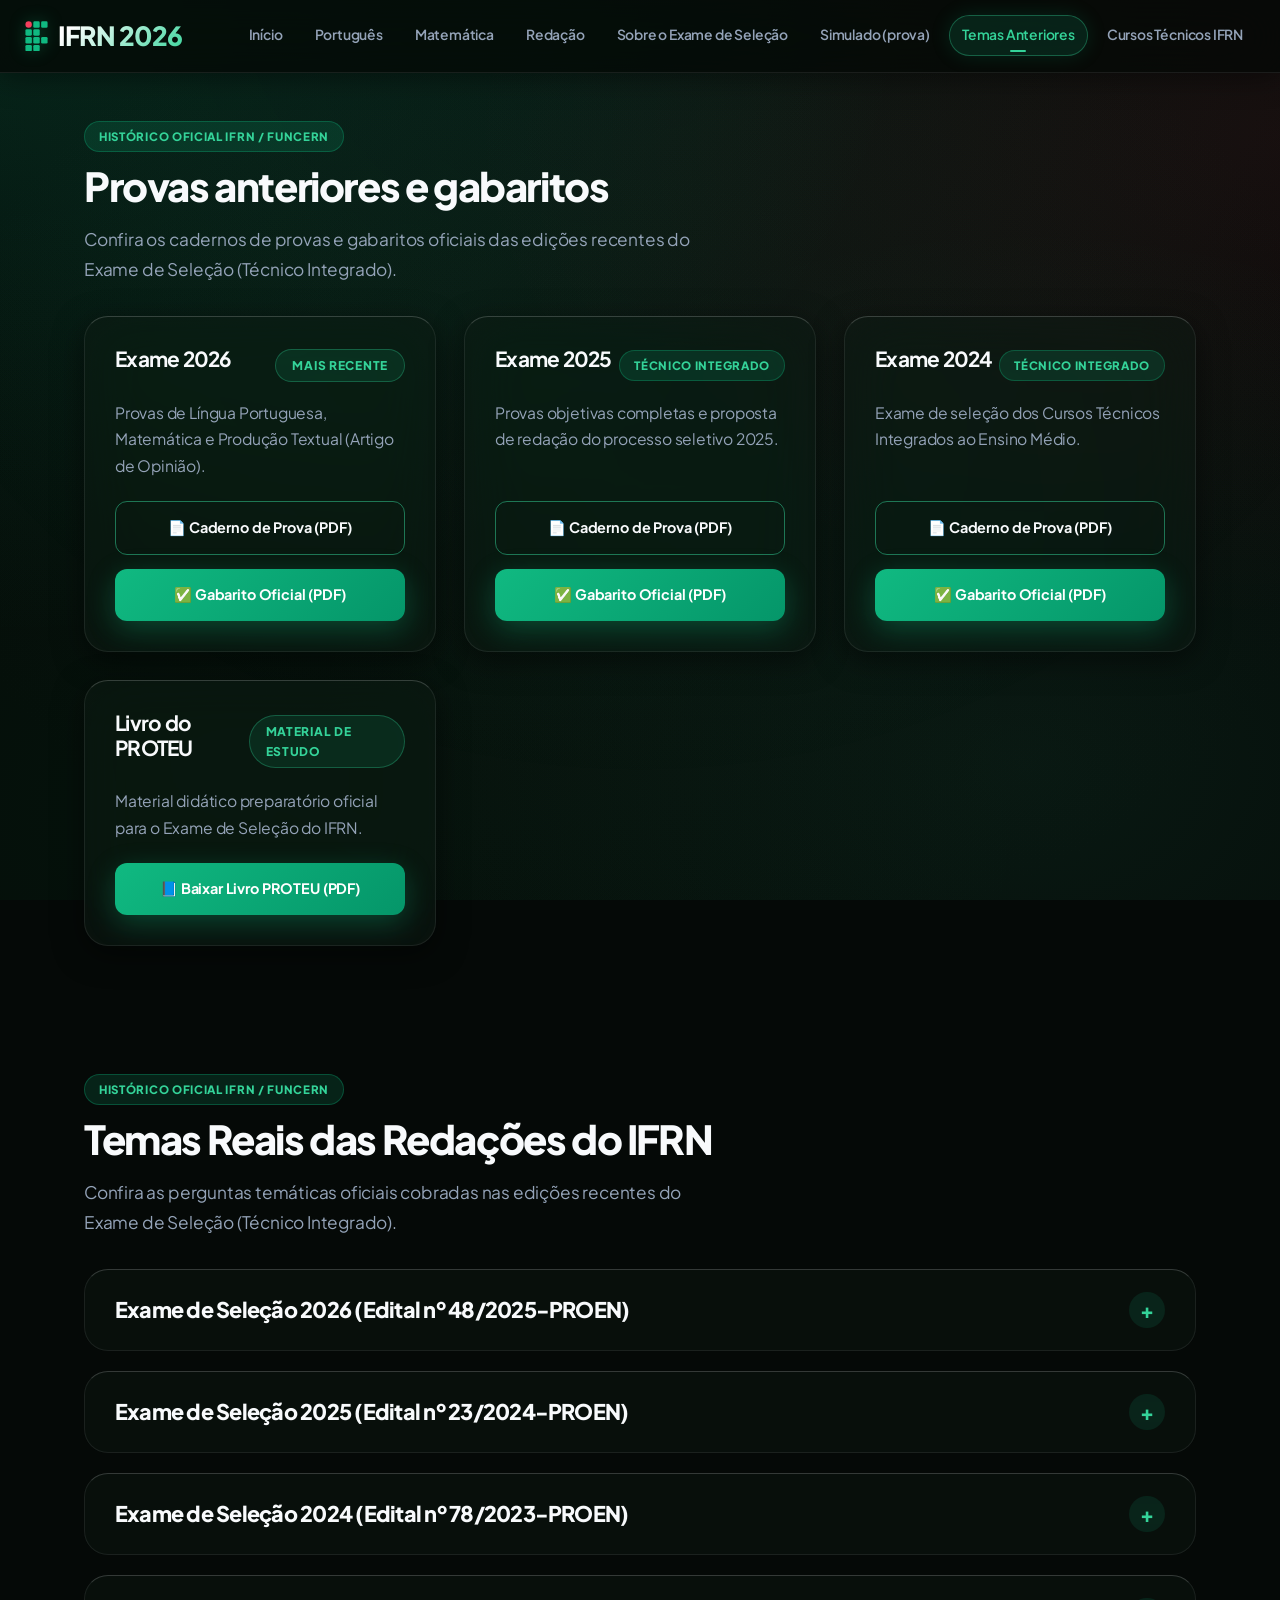
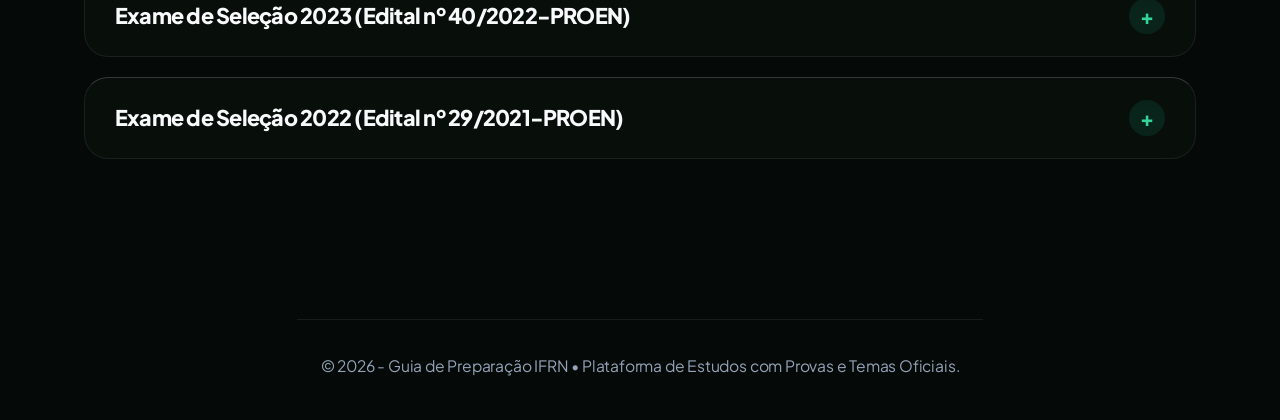
<file: temas anteriores.html>
<!DOCTYPE html>
<html lang="pt-BR">
<head>
  <meta charset="UTF-8">
  <meta name="viewport" content="width=device-width, initial-scale=1.0">
  <title>Provas e Temas Anteriores | Exame de Seleção IFRN 2026</title>

  <!-- CSS Global -->
  <link rel="stylesheet" href="style.css">

  <!-- Fontes Oficiais -->
  <link rel="preconnect" href="https://fonts.googleapis.com">
  <link rel="preconnect" href="https://fonts.gstatic.com" crossorigin>
  <link href="https://fonts.googleapis.com/css2?family=JetBrains+Mono:wght@400;700;800&family=Plus+Jakarta+Sans:wght@400;500;600;700;800&display=swap" rel="stylesheet">
</head>
<body>

  <!-- Header / Navegação Global -->
  <header class="navbar-header">
    <div class="navbar-container">
      <a href="index.html" class="logo">
        <span class="logo-dot"></span>
        IFRN 2026
      </a>

      <button class="menu-toggle" id="menuToggle" aria-label="Abrir Menu de Navegação" aria-expanded="false">
        <span class="bar"></span>
        <span class="bar"></span>
        <span class="bar"></span>
      </button>

      <div class="nav-overlay" id="navOverlay"></div>

       <nav class="nav-menu" id="navMenu" aria-label="Navegação Principal">
                <a href="index.html" class="nav-link">Início</a>
                <a href="português.html" class="nav-link">Português</a>
                <a href="matemática.html" class="nav-link" aria-current="page">Matemática</a>
                <a href="redação.html" class="nav-link">Redação</a>
                <a href="exame-selecao.html" class="nav-link">Sobre o Exame de Seleção</a>
                <a href="questoes.html" class="nav-link">Simulado (prova)</a>
                <a href="temas-anteriores.html" class="nav-link active">Temas Anteriores</a>
<a href="cursos-tecnicos.html" class="nav-link"> Cursos Técnicos IFRN</a>
            </nav>
    </div>
  </header>

  <main class="container">
    
    <!-- Seção de Cadernos de Prova e Gabaritos -->
    <section>
      <div class="section-header" style="text-align: left; margin-bottom: 32px;">
        <span class="badge badge-primary">Histórico Oficial IFRN / FUNCERN</span>
        <h1 class="section-title" style="margin-top: 10px;">Provas anteriores e gabaritos</h1>
        <p class="section-subtitle" style="margin: 0;">Confira os cadernos de provas e gabaritos oficiais das edições recentes do Exame de Seleção (Técnico Integrado).</p>
      </div>

      <div class="grid cards-grid">

        <!-- Exame 2026 -->
        <article class="card">
          <div class="quiz-header-top">
            <h2>Exame 2026</h2>
            <span class="badge badge-glass">Mais Recente</span>
          </div>
          <p class="card-description">Provas de Língua Portuguesa, Matemática e Produção Textual (Artigo de Opinião).</p>
          <div class="opcoes-container" style="margin-top: auto;">
            <a href="https://portal.ifrn.edu.br/documents/24234/Caderno_de_Provas_-T%C3%A9cnico_Integrado_2026.pdf" target="_blank" rel="noopener noreferrer" class="btn btn-outline" style="width: 100%; font-size: 0.9rem;">
              📄 Caderno de Prova (PDF)
            </a>
            <a href="https://portal.ifrn.edu.br/documents/24650/GABARITO_EXAME_DE_SELE%C3%87%C3%83O_2026_-_DEFINITIVO.pdf" target="_blank" rel="noopener noreferrer" class="btn btn-primary" style="width: 100%; font-size: 0.9rem;">
              ✅ Gabarito Oficial (PDF)
            </a>
          </div>
        </article>

        <!-- Exame 2025 -->
        <article class="card">
          <div class="quiz-header-top">
            <h2>Exame 2025</h2>
            <span class="badge badge-primary">Técnico Integrado</span>
          </div>
          <p class="card-description">Provas objetivas completas e proposta de redação do processo seletivo 2025.</p>
          <div class="opcoes-container" style="margin-top: auto;">
            <a href="https://portal.ifrn.edu.br/documents/16968/PROVA_IFRN_-_EXAME_DE_SELE%C3%87%C3%83O_2025.pdf" target="_blank" rel="noopener noreferrer" class="btn btn-outline" style="width: 100%; font-size: 0.9rem;">
              📄 Caderno de Prova (PDF)
            </a>
            <a href="https://portal.ifrn.edu.br/documents/16969/Gabarito_Oficial_Preliminar_-_IFRN_-_integrado.pdf" target="_blank" rel="noopener noreferrer" class="btn btn-primary" style="width: 100%; font-size: 0.9rem;">
              ✅ Gabarito Oficial (PDF)
            </a>
          </div>
        </article>

        <!-- Exame 2024 -->
        <article class="card">
          <div class="quiz-header-top">
            <h2>Exame 2024</h2>
            <span class="badge badge-primary">Técnico Integrado</span>
          </div>
          <p class="card-description">Exame de seleção dos Cursos Técnicos Integrados ao Ensino Médio.</p>
          <div class="opcoes-container" style="margin-top: auto;">
            <a href="https://portal.ifrn.edu.br/documents/10663/Cadernos_de_provas_-_Cursos_Tecnicos_Integrados_2024_.pdf" target="_blank" rel="noopener noreferrer" class="btn btn-outline" style="width: 100%; font-size: 0.9rem;">
              📄 Caderno de Prova (PDF)
            </a>
            <a href="https://portal.ifrn.edu.br/documents/10664/IFRN_Edital_78.2023_Exame_de_Sele%C3%A7%C3%A3o_2024_Gabarito_Oficial_Preliminar.pdf" target="_blank" rel="noopener noreferrer" class="btn btn-primary" style="width: 100%; font-size: 0.9rem;">
              ✅ Gabarito Oficial (PDF)
            </a>
          </div>
        </article>

        <!-- Livro PROTEU -->
        <article class="card">
          <div class="quiz-header-top">
            <h2>Livro do PROTEU</h2>
            <span class="badge badge-glass">Material de Estudo</span>
          </div>
          <p class="card-description">Material didático preparatório oficial para o Exame de Seleção do IFRN.</p>
          <div class="opcoes-container" style="margin-top: auto;">
            <a href="https://drive.google.com/file/d/1DGPZy593Rnc940nTdr9EYOu1vVetc62v/view?usp=sharing" target="_blank" rel="noopener noreferrer" class="btn btn-primary" style="width: 100%; font-size: 0.9rem;">
              📘 Baixar Livro PROTEU (PDF)
            </a>
          </div>
        </article>

      </div>
    </section>

    <!-- Seção Temas de Redação -->
    <section>
      <div class="section-header" style="text-align: left; margin-bottom: 32px;">
        <span class="badge badge-primary">Histórico Oficial IFRN / FUNCERN</span>
        <h2 class="section-title" style="margin-top: 10px;">Temas Reais das Redações do IFRN</h2>
        <p class="section-subtitle" style="margin: 0;">Confira as perguntas temáticas oficiais cobradas nas edições recentes do Exame de Seleção (Técnico Integrado).</p>
      </div>

      <div class="accordion-group">
        
        <!-- Tema 2026 -->
        <details class="accordion-item">
          <summary class="accordion-header">
            <h2>Exame de Seleção 2026 (Edital nº 48/2025-PROEN)</h2>
          </summary>
          <div class="accordion-content">
            <span class="badge badge-accent">Último Exame Realizado</span>
            <div class="formula">
              "O Brasil deve assumir um papel central no combate às mudanças climáticas?"
            </div>
            <div class="section-box">
              <p><strong>Gênero Exigido:</strong> Artigo de Opinião.</p>
              <p><strong>Pseudônimo Solicitado:</strong> Amazonino Belém.</p>
              <p><strong>Contexto:</strong> Liderança do Brasil em acordos ambientais internacionais (COP30), transição energética, proteção das florestas e mitigação do aquecimento global.</p>
            </div>
          </div>
        </details>

        <!-- Tema 2025 -->
        <details class="accordion-item">
          <summary class="accordion-header">
            <h2>Exame de Seleção 2025 (Edital nº 23/2024-PROEN)</h2>
          </summary>
          <div class="accordion-content">
            <span class="badge badge-accent">Tema Oficial 2025</span>
            <div class="formula">
              "O USO DE CELULARES DEVE SER PROIBIDO NAS ESCOLAS BRASILEIRAS?"
            </div>
            <div class="section-box">
              <p><strong>Gênero Exigido:</strong> Artigo de Opinião.</p>
              <p><strong>Pseudônimo Solicitado:</strong> O REI DA NET.</p>
              <p><strong>Contexto:</strong> Discussão sobre uso de tecnologia, smartphones em sala de aula, distração pedagógica, tempo de tela e regulação do ambiente escolar.</p>
            </div>
          </div>
        </details>

        <!-- Tema 2024 -->
        <details class="accordion-item">
          <summary class="accordion-header">
            <h2>Exame de Seleção 2024 (Edital nº 78/2023-PROEN)</h2>
          </summary>
          <div class="accordion-content">
            <span class="badge badge-accent">Tema Oficial 2024</span>
            <div class="formula">
              "A responsabilidade pela preservação da Amazônia é de todos os países?"
            </div>
            <div class="section-box">
              <p><strong>Gênero Exigido:</strong> Artigo de Opinião.</p>
              <p><strong>Pseudônimo Solicitado:</strong> Amazonense da Silva.</p>
              <p><strong>Contexto:</strong> Cúpula da Amazônia, emergência climática, soberania nacional, desmatamento e cooperação internacional na proteção ambiental.</p>
            </div>
          </div>
        </details>

        <!-- Tema 2023 -->
        <details class="accordion-item">
          <summary class="accordion-header">
            <h2>Exame de Seleção 2023 (Edital nº 40/2022-PROEN)</h2>
          </summary>
          <div class="accordion-content">
            <span class="badge badge-accent">Tema Oficial 2023</span>
            <div class="formula">
              "A Lei das Cotas privilegia pretos e pardos em detrimento dos direitos dos brancos, tornando desigual a disputa por uma vaga nas universidades?"
            </div>
            <div class="section-box">
              <p><strong>Gênero Exigido:</strong> Artigo de Opinião.</p>
              <p><strong>Pseudônimo Solicitado:</strong> Negritude Iorubá.</p>
              <p><strong>Contexto:</strong> Ações afirmativas, igualdade de oportunidades, racismo estrutural e reparação histórica no ensino superior brasileiro.</p>
            </div>
          </div>
        </details>

        <!-- Tema 2022 -->
        <details class="accordion-item">
          <summary class="accordion-header">
            <h2>Exame de Seleção 2022 (Edital nº 29/2021-PROEN)</h2>
          </summary>
          <div class="accordion-content">
            <span class="badge badge-accent">Tema Oficial 2022</span>
            <div class="formula">
              "O governo brasileiro é responsável por proteger as terras indígenas?"
            </div>
            <div class="section-box">
              <p><strong>Gênero Exigido:</strong> Artigo de Opinião.</p>
              <p><strong>Contexto:</strong> Demarcação de terras, direitos dos povos originários, preservação ambiental e dever constitutional do Estado.</p>
            </div>
          </div>
        </details>

      </div>
    </section>

  </main>

  <footer>
    <p>&copy; 2026 - Guia de Preparação IFRN • Plataforma de Estudos com Provas e Temas Oficiais.</p>
  </footer>

  <script src="script.js"></script>

</body>
</html>
</file>
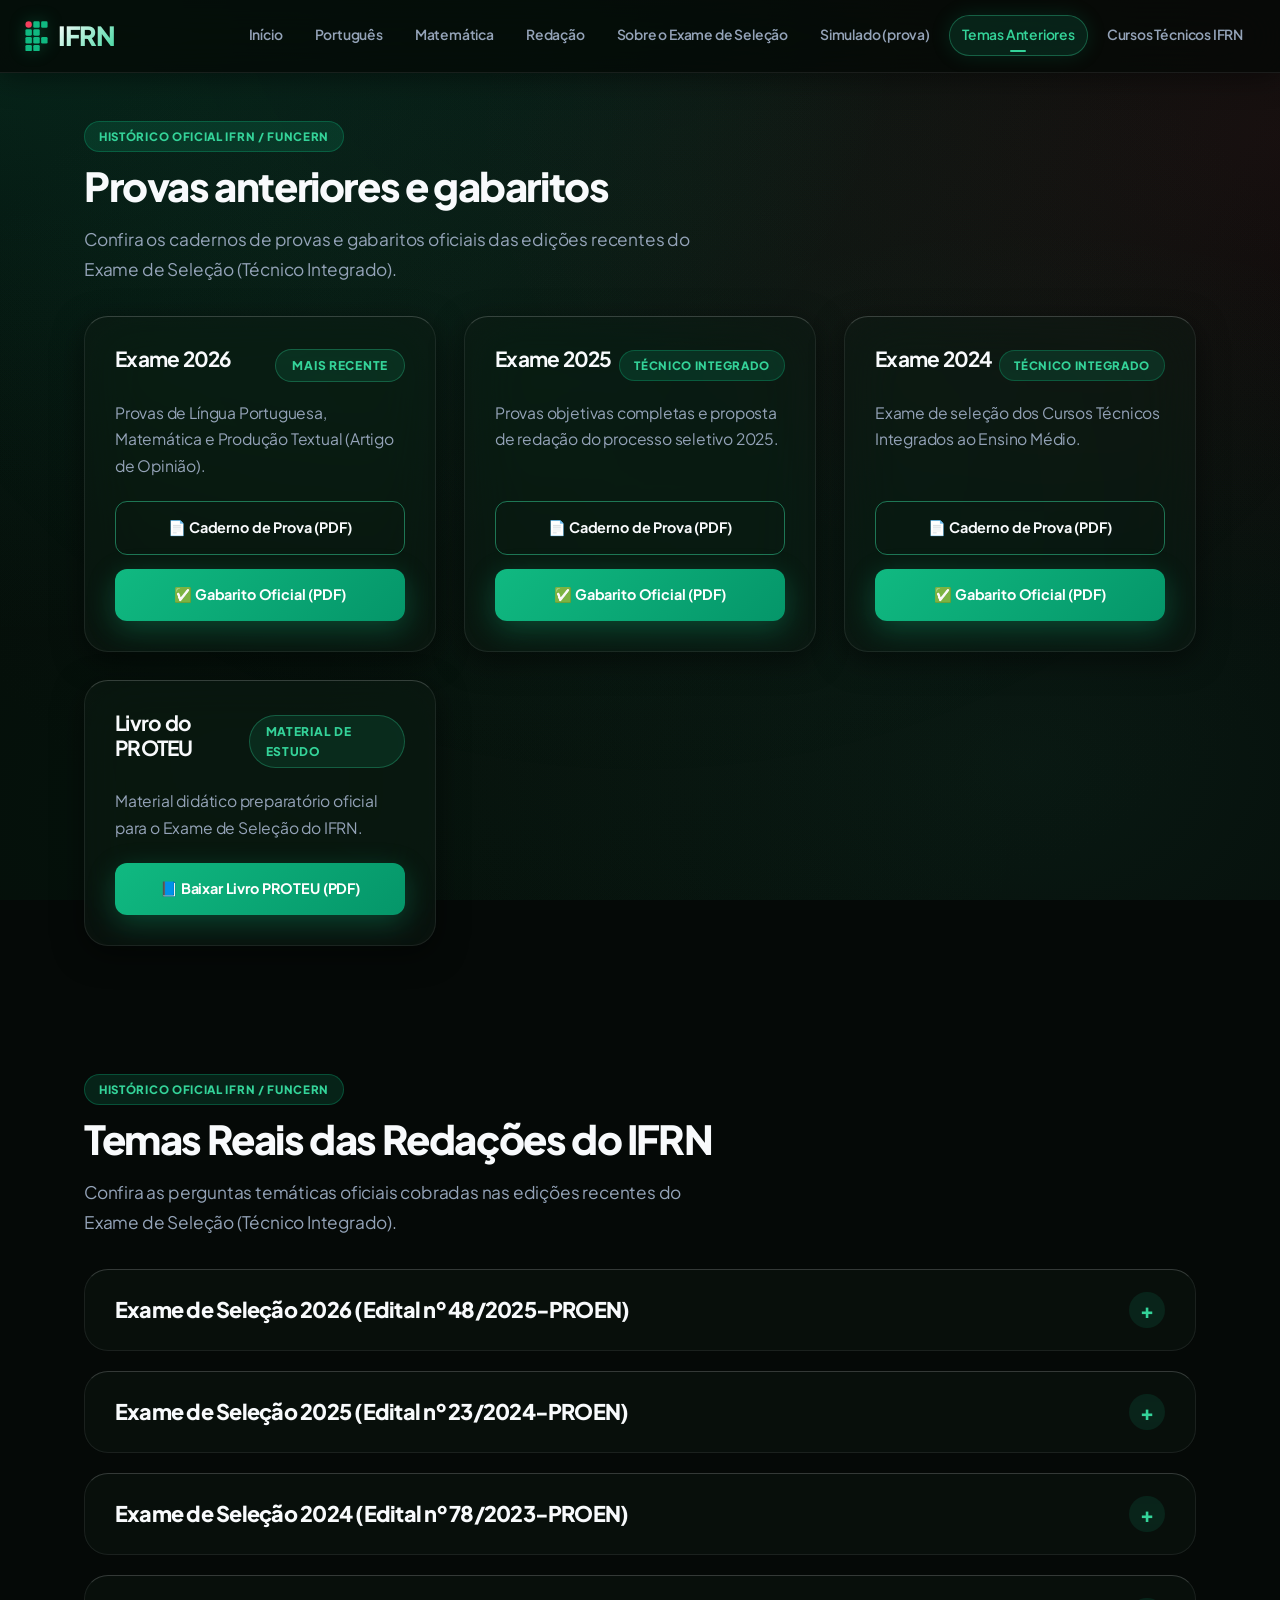
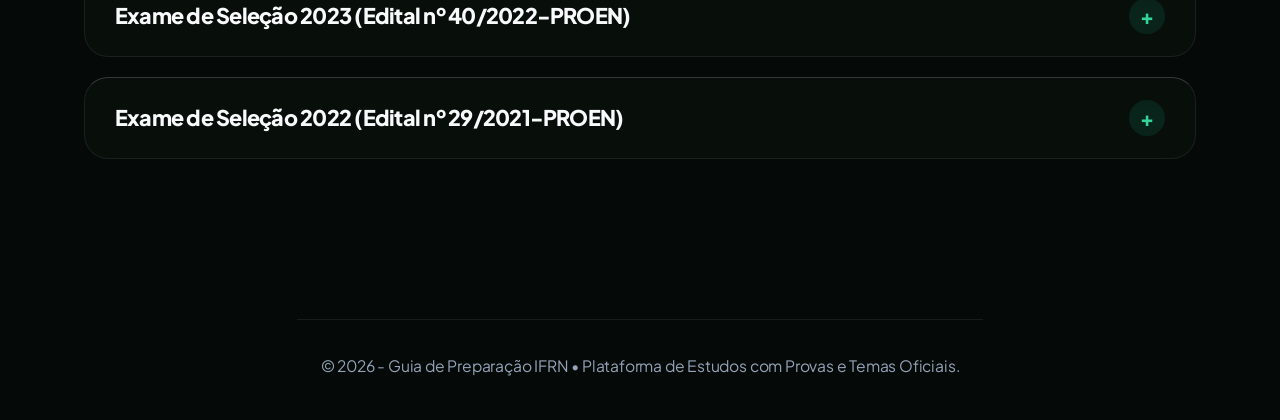
<file: temas-anteriores.html>
<!DOCTYPE html>
<html lang="pt-BR">
<head>
  <meta charset="UTF-8">
  <meta name="viewport" content="width=device-width, initial-scale=1.0">
  <title>Provas e Temas Anteriores | Exame de Seleção IFRN 2026</title>

  <!-- CSS Global -->
  <link rel="stylesheet" href="style.css">

  <!-- Fontes Oficiais -->
  <link rel="preconnect" href="https://fonts.googleapis.com">
  <link rel="preconnect" href="https://fonts.gstatic.com" crossorigin>
  <link href="https://fonts.googleapis.com/css2?family=JetBrains+Mono:wght@400;700;800&family=Plus+Jakarta+Sans:wght@400;500;600;700;800&display=swap" rel="stylesheet">
</head>
<body>

  <!-- Header / Navegação Global -->
  <header class="navbar-header">
    <div class="navbar-container">
      <a href="index.html" class="logo">
        <span class="logo-dot"></span>
        IFRN
      </a>

      <button class="menu-toggle" id="menuToggle" aria-label="Abrir Menu de Navegação" aria-expanded="false">
        <span class="bar"></span>
        <span class="bar"></span>
        <span class="bar"></span>
      </button>

      <div class="nav-overlay" id="navOverlay"></div>

       <nav class="nav-menu" id="navMenu" aria-label="Navegação Principal">
                <a href="index.html" class="nav-link">Início</a>
                <a href="português.html" class="nav-link">Português</a>
                <a href="matemática.html" class="nav-link" aria-current="page">Matemática</a>
                <a href="redação.html" class="nav-link">Redação</a>
                <a href="exame-selecao.html" class="nav-link">Sobre o Exame de Seleção</a>
                <a href="questoes.html" class="nav-link">Simulado (prova)</a>
                <a href="temas-anteriores.html" class="nav-link active">Temas Anteriores</a>
<a href="cursos-tecnicos.html" class="nav-link"> Cursos Técnicos IFRN</a>
            </nav>
    </div>
  </header>

  <main class="container">
    
    <!-- Seção de Cadernos de Prova e Gabaritos -->
    <section>
      <div class="section-header" style="text-align: left; margin-bottom: 32px;">
        <span class="badge badge-primary">Histórico Oficial IFRN / FUNCERN</span>
        <h1 class="section-title" style="margin-top: 10px;">Provas anteriores e gabaritos</h1>
        <p class="section-subtitle" style="margin: 0;">Confira os cadernos de provas e gabaritos oficiais das edições recentes do Exame de Seleção (Técnico Integrado).</p>
      </div>

      <div class="grid cards-grid">

        <!-- Exame 2026 -->
        <article class="card">
          <div class="quiz-header-top">
            <h2>Exame 2026</h2>
            <span class="badge badge-glass">Mais Recente</span>
          </div>
          <p class="card-description">Provas de Língua Portuguesa, Matemática e Produção Textual (Artigo de Opinião).</p>
          <div class="opcoes-container" style="margin-top: auto;">
            <a href="https://portal.ifrn.edu.br/documents/24234/Caderno_de_Provas_-T%C3%A9cnico_Integrado_2026.pdf" target="_blank" rel="noopener noreferrer" class="btn btn-outline" style="width: 100%; font-size: 0.9rem;">
              📄 Caderno de Prova (PDF)
            </a>
            <a href="https://portal.ifrn.edu.br/documents/24650/GABARITO_EXAME_DE_SELE%C3%87%C3%83O_2026_-_DEFINITIVO.pdf" target="_blank" rel="noopener noreferrer" class="btn btn-primary" style="width: 100%; font-size: 0.9rem;">
              ✅ Gabarito Oficial (PDF)
            </a>
          </div>
        </article>

        <!-- Exame 2025 -->
        <article class="card">
          <div class="quiz-header-top">
            <h2>Exame 2025</h2>
            <span class="badge badge-primary">Técnico Integrado</span>
          </div>
          <p class="card-description">Provas objetivas completas e proposta de redação do processo seletivo 2025.</p>
          <div class="opcoes-container" style="margin-top: auto;">
            <a href="https://portal.ifrn.edu.br/documents/16968/PROVA_IFRN_-_EXAME_DE_SELE%C3%87%C3%83O_2025.pdf" target="_blank" rel="noopener noreferrer" class="btn btn-outline" style="width: 100%; font-size: 0.9rem;">
              📄 Caderno de Prova (PDF)
            </a>
            <a href="https://portal.ifrn.edu.br/documents/16969/Gabarito_Oficial_Preliminar_-_IFRN_-_integrado.pdf" target="_blank" rel="noopener noreferrer" class="btn btn-primary" style="width: 100%; font-size: 0.9rem;">
              ✅ Gabarito Oficial (PDF)
            </a>
          </div>
        </article>

        <!-- Exame 2024 -->
        <article class="card">
          <div class="quiz-header-top">
            <h2>Exame 2024</h2>
            <span class="badge badge-primary">Técnico Integrado</span>
          </div>
          <p class="card-description">Exame de seleção dos Cursos Técnicos Integrados ao Ensino Médio.</p>
          <div class="opcoes-container" style="margin-top: auto;">
            <a href="https://portal.ifrn.edu.br/documents/10663/Cadernos_de_provas_-_Cursos_Tecnicos_Integrados_2024_.pdf" target="_blank" rel="noopener noreferrer" class="btn btn-outline" style="width: 100%; font-size: 0.9rem;">
              📄 Caderno de Prova (PDF)
            </a>
            <a href="https://portal.ifrn.edu.br/documents/10664/IFRN_Edital_78.2023_Exame_de_Sele%C3%A7%C3%A3o_2024_Gabarito_Oficial_Preliminar.pdf" target="_blank" rel="noopener noreferrer" class="btn btn-primary" style="width: 100%; font-size: 0.9rem;">
              ✅ Gabarito Oficial (PDF)
            </a>
          </div>
        </article>

        <!-- Livro PROTEU -->
        <article class="card">
          <div class="quiz-header-top">
            <h2>Livro do PROTEU</h2>
            <span class="badge badge-glass">Material de Estudo</span>
          </div>
          <p class="card-description">Material didático preparatório oficial para o Exame de Seleção do IFRN.</p>
          <div class="opcoes-container" style="margin-top: auto;">
            <a href="https://drive.google.com/file/d/1DGPZy593Rnc940nTdr9EYOu1vVetc62v/view?usp=sharing" target="_blank" rel="noopener noreferrer" class="btn btn-primary" style="width: 100%; font-size: 0.9rem;">
              📘 Baixar Livro PROTEU (PDF)
            </a>
          </div>
        </article>

      </div>
    </section>

    <!-- Seção Temas de Redação -->
    <section>
      <div class="section-header" style="text-align: left; margin-bottom: 32px;">
        <span class="badge badge-primary">Histórico Oficial IFRN / FUNCERN</span>
        <h2 class="section-title" style="margin-top: 10px;">Temas Reais das Redações do IFRN</h2>
        <p class="section-subtitle" style="margin: 0;">Confira as perguntas temáticas oficiais cobradas nas edições recentes do Exame de Seleção (Técnico Integrado).</p>
      </div>

      <div class="accordion-group">
        
        <!-- Tema 2026 -->
        <details class="accordion-item">
          <summary class="accordion-header">
            <h2>Exame de Seleção 2026 (Edital nº 48/2025-PROEN)</h2>
          </summary>
          <div class="accordion-content">
            <span class="badge badge-accent">Último Exame Realizado</span>
            <div class="formula">
              "O Brasil deve assumir um papel central no combate às mudanças climáticas?"
            </div>
            <div class="section-box">
              <p><strong>Gênero Exigido:</strong> Artigo de Opinião.</p>
              <p><strong>Pseudônimo Solicitado:</strong> Amazonino Belém.</p>
              <p><strong>Contexto:</strong> Liderança do Brasil em acordos ambientais internacionais (COP30), transição energética, proteção das florestas e mitigação do aquecimento global.</p>
            </div>
          </div>
        </details>

        <!-- Tema 2025 -->
        <details class="accordion-item">
          <summary class="accordion-header">
            <h2>Exame de Seleção 2025 (Edital nº 23/2024-PROEN)</h2>
          </summary>
          <div class="accordion-content">
            <span class="badge badge-accent">Tema Oficial 2025</span>
            <div class="formula">
              "O USO DE CELULARES DEVE SER PROIBIDO NAS ESCOLAS BRASILEIRAS?"
            </div>
            <div class="section-box">
              <p><strong>Gênero Exigido:</strong> Artigo de Opinião.</p>
              <p><strong>Pseudônimo Solicitado:</strong> O REI DA NET.</p>
              <p><strong>Contexto:</strong> Discussão sobre uso de tecnologia, smartphones em sala de aula, distração pedagógica, tempo de tela e regulação do ambiente escolar.</p>
            </div>
          </div>
        </details>

        <!-- Tema 2024 -->
        <details class="accordion-item">
          <summary class="accordion-header">
            <h2>Exame de Seleção 2024 (Edital nº 78/2023-PROEN)</h2>
          </summary>
          <div class="accordion-content">
            <span class="badge badge-accent">Tema Oficial 2024</span>
            <div class="formula">
              "A responsabilidade pela preservação da Amazônia é de todos os países?"
            </div>
            <div class="section-box">
              <p><strong>Gênero Exigido:</strong> Artigo de Opinião.</p>
              <p><strong>Pseudônimo Solicitado:</strong> Amazonense da Silva.</p>
              <p><strong>Contexto:</strong> Cúpula da Amazônia, emergência climática, soberania nacional, desmatamento e cooperação internacional na proteção ambiental.</p>
            </div>
          </div>
        </details>

        <!-- Tema 2023 -->
        <details class="accordion-item">
          <summary class="accordion-header">
            <h2>Exame de Seleção 2023 (Edital nº 40/2022-PROEN)</h2>
          </summary>
          <div class="accordion-content">
            <span class="badge badge-accent">Tema Oficial 2023</span>
            <div class="formula">
              "A Lei das Cotas privilegia pretos e pardos em detrimento dos direitos dos brancos, tornando desigual a disputa por uma vaga nas universidades?"
            </div>
            <div class="section-box">
              <p><strong>Gênero Exigido:</strong> Artigo de Opinião.</p>
              <p><strong>Pseudônimo Solicitado:</strong> Negritude Iorubá.</p>
              <p><strong>Contexto:</strong> Ações afirmativas, igualdade de oportunidades, racismo estrutural e reparação histórica no ensino superior brasileiro.</p>
            </div>
          </div>
        </details>

        <!-- Tema 2022 -->
        <details class="accordion-item">
          <summary class="accordion-header">
            <h2>Exame de Seleção 2022 (Edital nº 29/2021-PROEN)</h2>
          </summary>
          <div class="accordion-content">
            <span class="badge badge-accent">Tema Oficial 2022</span>
            <div class="formula">
              "O governo brasileiro é responsável por proteger as terras indígenas?"
            </div>
            <div class="section-box">
              <p><strong>Gênero Exigido:</strong> Artigo de Opinião.</p>
              <p><strong>Contexto:</strong> Demarcação de terras, direitos dos povos originários, preservação ambiental e dever constitutional do Estado.</p>
            </div>
          </div>
        </details>

      </div>
    </section>

  </main>

  <footer>
    <p>&copy; 2026 - Guia de Preparação IFRN • Plataforma de Estudos com Provas e Temas Oficiais.</p>
  </footer>

  <script src="script.js"></script>

</body>
</html>
</file>
<file: style.css>
/* ==========================================================================
   1. VARIÁVEIS GLOBAIS E IDENTIDADE VISUAL (DARK ELEGANCE 2026 EDITION)
   ========================================================================== */
@import url('https://fonts.googleapis.com/css2?family=JetBrains+Mono:ital,wght@0,500;0,700;0,800;1,400&family=Plus+Jakarta+Sans:ital,wght@0,400;0,500;0,600;0,700;0,800;1,400&display=swap');

:root {
  /* Cores Institucionais NEXIF / IFRN Revisitadas */
  --ifrn-green: #10b981;
  --ifrn-green-hover: #059669;
  --ifrn-green-light: #34d399;
  --ifrn-green-glow: rgba(16, 185, 129, 0.4);

  --ifrn-red: #f43f5e;
  --ifrn-red-hover: #e11d48;
  --ifrn-red-glow: rgba(244, 63, 94, 0.4);

  /* Paleta Neon-Slate & Superfícies OLED Ultra-Sofisticadas */
  --bg-color: #050907;
  --bg-surface: #0a120e;
  --bg-surface-elevated: #0f1a14;

  --card-color: rgba(15, 26, 20, 0.55);
  --card-color-hover: rgba(22, 38, 29, 0.75);
  --card-color-glass: rgba(10, 18, 14, 0.75);

  --card-border: rgba(255, 255, 255, 0.08);
  --card-border-top: rgba(255, 255, 255, 0.18);
  --card-border-hover: rgba(52, 211, 153, 0.5);

  --primary: #10b981;
  --primary-hover: #059669;
  --primary-glow: rgba(16, 185, 129, 0.3);

  --accent: #f43f5e;
  --text-main: #f8fafc;
  --text-muted: #94a3b8;
  --text-dim: #64748b;

  --success: #10b981;
  --success-bg: rgba(16, 185, 129, 0.14);
  --error: #f43f5e;
  --error-bg: rgba(244, 63, 94, 0.14);
  --warning: #fbbf24;
  --warning-bg: rgba(251, 191, 36, 0.14);
  --info: #38bdf8;

  /* Tipografia */
  --font-sans: 'Plus Jakarta Sans', system-ui, -apple-system, BlinkMacSystemFont, "Segoe UI", Roboto, sans-serif;
  --font-mono: 'JetBrains Mono', monospace;

  /* Geometria e Arredondamentos Modernos */
  --radius-lg: 24px;
  --radius: 16px;
  --radius-md: 12px;
  --radius-sm: 8px;
  --radius-full: 9999px;

  --container-max-width: 1160px;

  /* Curva de Transição Elástica Efeito iOS/Fluid */
  --transition-fast: all 0.2s cubic-bezier(0.16, 1, 0.3, 1);
  --transition: all 0.35s cubic-bezier(0.16, 1, 0.3, 1);
  --transition-bounce: all 0.45s cubic-bezier(0.34, 1.56, 0.64, 1);

  --shadow-sm: 0 8px 30px rgba(0, 0, 0, 0.5);
  --shadow-lg: 0 24px 48px -12px rgba(0, 0, 0, 0.85);
  --shadow-glow: 0 0 40px var(--primary-glow);
}

/* ==========================================================================
   2. RESET E BACKGROUND DINÂMICO AURORA MESH
   ========================================================================== */
*,
*::before,
*::after {
  box-sizing: border-box;
  margin: 0;
  padding: 0;
}

html {
  scroll-behavior: smooth;
  -webkit-tap-highlight-color: transparent;
  color-scheme: dark;
  overflow-x: hidden;
  width: 100%;
}

body {
  padding: 0;
  margin: 0;
  width: 100%;
  max-width: 100%;
  overflow-x: hidden;
  position: relative;
  background-color: var(--bg-color);
  background-image:
    radial-gradient(at 0% 0%, rgba(16, 185, 129, 0.15) 0px, transparent 50%),
    radial-gradient(at 100% 15%, rgba(244, 63, 94, 0.08) 0px, transparent 45%),
    radial-gradient(at 50% 50%, rgba(15, 26, 20, 0.5) 0px, transparent 80%),
    radial-gradient(at 80% 85%, rgba(52, 211, 153, 0.08) 0px, transparent 50%),
    radial-gradient(at 15% 90%, rgba(0, 168, 82, 0.06) 0px, transparent 55%);
  background-attachment: fixed;
  color: var(--text-main);
  font-family: var(--font-sans);
  line-height: 1.65;
  letter-spacing: -0.012em;
  min-height: 100vh;
  display: flex;
  flex-direction: column;
  -webkit-font-smoothing: antialiased;
}

/* Glow sutil fixo no topo */
body::before {
  content: '';
  position: fixed;
  top: 0;
  left: 0;
  width: 100vw;
  height: 100vh;
  background: radial-gradient(circle at 50% -10%, rgba(52, 211, 153, 0.07), transparent 75%);
  pointer-events: none;
  z-index: 0;
}

::-webkit-scrollbar {
  width: 8px;
}

::-webkit-scrollbar-track {
  background: var(--bg-color);
}

::-webkit-scrollbar-thumb {
  background: rgba(255, 255, 255, 0.15);
  border-radius: var(--radius-full);
}

::-webkit-scrollbar-thumb:hover {
  background: var(--primary-hover);
}

/* ==========================================================================
   3. TIPOGRAFIA REFINADA
   ========================================================================== */
h1,
h2,
h3,
h4,
h5,
h6 {
  color: var(--text-main);
  font-weight: 800;
  line-height: 1.2;
  letter-spacing: -0.035em;
}

h1 {
  font-size: clamp(2.4rem, 4.8vw, 4rem);
}

h2 {
  font-size: clamp(1.5rem, 2.5vw, 2.2rem);
}

h3 {
  font-size: clamp(1.22rem, 1.8vw, 1.55rem);
}

h4 {
  font-size: clamp(1rem, 1.3vw, 1.28rem);
}

p {
  color: var(--text-muted);
  font-size: clamp(0.98rem, 1.05vw, 1.08rem);
  line-height: 1.75;
  margin-bottom: 1.2em;
}

p:last-child {
  margin-bottom: 0;
}

p strong,
span strong {
  color: var(--ifrn-green-light);
  font-weight: 700;
}

em {
  font-style: italic;
  color: #f1f5f9;
}

mark {
  background: rgba(251, 191, 36, 0.18);
  color: var(--warning);
  padding: 3px 8px;
  border-radius: var(--radius-sm);
  border: 1px solid rgba(251, 191, 36, 0.25);
}

blockquote {
  border-left: 3px solid var(--primary);
  background: linear-gradient(90deg, rgba(16, 185, 129, 0.08) 0%, rgba(16, 185, 129, 0.01) 100%);
  padding: 20px 26px;
  margin: 28px 0;
  border-radius: 0 var(--radius-md) var(--radius-md) 0;
  font-style: italic;
  color: var(--text-main);
  box-shadow: inset 1px 0 0 rgba(255, 255, 255, 0.05);
}

ul,
ol {
  margin: 1.2em 0;
  padding-left: 1.5rem;
  color: var(--text-muted);
}

li {
  margin-bottom: 0.6em;
  line-height: 1.65;
}

li::marker {
  color: var(--primary);
}

a {
  color: inherit;
  text-decoration: none;
}

img,
video,
iframe,
svg {
  max-width: 100%;
  height: auto;
  border-radius: var(--radius-sm);
  display: block;
}

.section-divider {
  border: 0;
  height: 1px;
  background: linear-gradient(90deg, transparent, var(--card-border-top), transparent);
  margin: 56px 0;
}

/* ==========================================================================
   4. LAYOUT E CONTAINERS
   ========================================================================== */
main,
.container {
  flex: 1;
  width: 100%;
  max-width: var(--container-max-width);
  margin: 0 auto;
  padding: 0 24px;
  position: relative;
  z-index: 1;
}

section,
.modulos-container,
.page-container,
.section-group {
  padding: 48px 0;
  max-width: 1200px;
  margin: 0 auto;
}

.section-header {
  text-align: center;
  margin-bottom: 52px;
}

.section-title {
  font-size: clamp(1.85rem, 3.2vw, 2.5rem);
  font-weight: 800;
  margin-bottom: 14px;
}

.section-subtitle {
  color: var(--text-muted);
  font-size: 1.08rem;
  max-width: 650px;
  margin: 0 auto;
}

.grid,
.cards-grid {
  display: grid;
  grid-template-columns: repeat(auto-fit, minmax(310px, 1fr));
  gap: 28px;
  margin: 32px 0;
}

/* ==========================================================================
   5. CABEÇALHO E NAVEGAÇÃO GLASSMORPHISM 2026
   ========================================================================== */
/* ==========================================================================
   5. CABEÇALHO E NAVEGAÇÃO GLASSMORPHISM 2026 (OTIMIZADO PARA 8 ITENS)
   ========================================================================== */
.navbar-header,
header.navbar-header {
  position: sticky;
  top: 0;
  width: 100%;
  background: rgba(5, 9, 7, 0.82);
  backdrop-filter: blur(28px) saturate(210%);
  -webkit-backdrop-filter: blur(28px) saturate(210%);
  border-bottom: 1px solid var(--card-border);
  box-shadow: 0 4px 30px rgba(0, 0, 0, 0.45);
  z-index: 1000;
  margin: 0;
  padding: 0;
  transition: var(--transition);
}

.navbar-container {
  max-width: 1280px;
  margin: 0 auto;
  padding: 14px 24px;
  display: flex;
  align-items: center;
  justify-content: space-between;
  gap: 20px;
}

.logo {
  font-size: clamp(1.35rem, 3.5vw, 1.65rem);
  font-weight: 800;
  background: linear-gradient(135deg, #ffffff 30%, var(--ifrn-green-light) 100%);
  -webkit-background-clip: text;
  background-clip: text;
  -webkit-text-fill-color: transparent;
  color: var(--text-main);
  letter-spacing: -0.035em;
  display: flex;
  align-items: center;
  gap: 10px;
  flex-shrink: 0;
  transition: var(--transition-fast);
}

.logo:hover {
  opacity: 0.92;
  transform: translateY(-1px);
}

.logo-dot {
  display: inline-block;
  width: 24px;
  height: 30px;
  flex-shrink: 0;
  background-repeat: no-repeat;
  background-position: center;
  background-size: contain;
  background-image: url("data:image/svg+xml,%3Csvg xmlns='http://www.w3.org/2000/svg' viewBox='0 0 32 42'%3E%3Ccircle cx='5' cy='5' r='4.5' fill='%23f43f5e'/%3E%3Crect x='11.5' y='0.5' width='9' height='9' rx='1.8' fill='%2310b981'/%3E%3Crect x='22.5' y='0.5' width='9' height='9' rx='1.8' fill='%2310b981'/%3E%3Crect x='0.5' y='11.5' width='9' height='9' rx='1.8' fill='%2310b981'/%3E%3Crect x='11.5' y='11.5' width='9' height='9' rx='1.8' fill='%2310b981'/%3E%3Crect x='0.5' y='22.5' width='9' height='9' rx='1.8' fill='%2310b981'/%3E%3Crect x='11.5' y='22.5' width='9' height='9' rx='1.8' fill='%2310b981'/%3E%3Crect x='22.5' y='22.5' width='9' height='9' rx='1.8' fill='%2310b981'/%3E%3Crect x='0.5' y='33.5' width='9' height='9' rx='1.8' fill='%2310b981'/%3E%3Crect x='11.5' y='33.5' width='9' height='9' rx='1.8' fill='%2310b981'/%3E%3C/svg%3E");
  filter: drop-shadow(0 0 8px rgba(16, 185, 129, 0.3));
  transition: transform 0.35s cubic-bezier(0.34, 1.56, 0.64, 1), filter 0.35s ease;
}

.logo:hover .logo-dot {
  transform: scale(1.1);
  filter: drop-shadow(0 0 14px rgba(16, 185, 129, 0.55));
}

.nav-menu,
nav {
  display: flex;
  align-items: center;
  gap: 6px;
}

.nav-link,
nav a {
  color: var(--text-muted);
  font-weight: 600;
  font-size: 0.87rem;
  white-space: nowrap;
  padding: 8px 12px;
  border-radius: var(--radius-full);
  border: 1px solid transparent;
  transition: var(--transition-fast);
  position: relative;
}

.nav-link:hover,
nav a:hover {
  color: var(--text-main);
  background: rgba(255, 255, 255, 0.05);
  border-color: rgba(255, 255, 255, 0.08);
}

.nav-link.active,
.nav-link.ativo {
  color: var(--ifrn-green-light);
  background: rgba(16, 185, 129, 0.14);
  border-color: rgba(52, 211, 153, 0.35);
  box-shadow: 0 0 20px rgba(16, 185, 129, 0.15);
}

/* Indicador sutil inferior apenas na aba ativa */
.nav-link.active::after,
.nav-link.ativo::after {
  content: '';
  position: absolute;
  bottom: 3px;
  left: 50%;
  transform: translateX(-50%);
  width: 16px;
  height: 2px;
  background: var(--ifrn-green-light);
  border-radius: var(--radius-full);
}

.menu-toggle {
  display: none;
  background: rgba(255, 255, 255, 0.05);
  border: 1px solid var(--card-border);
  color: var(--text-main);
  cursor: pointer;
  padding: 8px;
  border-radius: var(--radius-md);
  z-index: 1002;
  transition: var(--transition-bounce);
  width: 44px;
  height: 44px;
  position: relative;
}

.menu-toggle:hover {
  background: rgba(16, 185, 129, 0.12);
  border-color: var(--card-border-hover);
}

.nav-overlay {
  display: none;
}

/* Estiliza tanto <header class="page-header"> quanto o <header> direto de título da página */
header.hero-header,
header.page-header,
body > header:not(.navbar-header) {
  max-width: var(--container-max-width);
  margin: 48px auto 36px;
  padding: 0 24px;
  text-align: left;
}

header.hero-header h1,
header.page-header h1,
body > header:not(.navbar-header) h1 {
  background: linear-gradient(135deg, #ffffff 40%, var(--ifrn-green-light) 85%, #a7f3d0 100%);
  -webkit-background-clip: text;
  background-clip: text;
  -webkit-text-fill-color: transparent;
  line-height: 1.15;
  letter-spacing: -0.04em;
  margin-bottom: 16px;
  padding-left: 20px;
  border-left: 5px solid var(--ifrn-red);
}

header.hero-header p,
header.page-header p,
body > header:not(.navbar-header) p {
  color: var(--text-muted);
  padding-left: 25px;
  max-width: 850px;
  font-weight: 400;
  font-size: 1.12rem;
}
/* ==========================================================================
   6. HERO SECTON COM EFEITO DE LUZ AMBIENTE
   ========================================================================== */
.hero,
.hero-section {
  position: relative;
  padding: clamp(70px, 9vw, 120px) 24px clamp(50px, 7vw, 100px);
  text-align: center;
  max-width: 1100px;
  margin: 0 auto;
  overflow: hidden;
}

.hero-glow-effect {
  position: absolute;
  top: -20%;
  left: 50%;
  transform: translateX(-50%);
  width: 700px;
  height: 700px;
  background: radial-gradient(circle, var(--ifrn-green-glow) 0%, rgba(5, 9, 7, 0) 70%);
  pointer-events: none;
  z-index: 0;
  animation: pulseGlow 9s ease-in-out infinite;
  will-change: transform, opacity;
}

.hero-container {
  position: relative;
  max-width: 860px;
  margin: 0 auto;
  z-index: 1;
}

.badge-tag,
.hero-badge {
  display: inline-flex;
  align-items: center;
  gap: 8px;
  padding: 8px 20px;
  border-radius: var(--radius-full);
  background: rgba(16, 185, 129, 0.08);
  border: 1px solid rgba(52, 211, 153, 0.25);
  color: var(--ifrn-green-light);
  font-size: 0.85rem;
  font-weight: 700;
  margin-bottom: 28px;
  box-shadow: 0 0 30px rgba(16, 185, 129, 0.15);
  backdrop-filter: blur(12px);
}

.hero h1,
.hero-title {
  font-size: clamp(2.6rem, 6.2vw, 4.5rem);
  font-weight: 800;
  line-height: 1.08;
  letter-spacing: -0.045em;
  margin-bottom: 22px;
  color: #ffffff;
}

.hero h1 span,
.hero-title span {
  background: linear-gradient(135deg, #ffffff 20%, var(--ifrn-green-light) 65%, var(--primary) 100%);
  -webkit-background-clip: text;
  -webkit-text-fill-color: transparent;
}

.hero p,
.hero-subtitle {
  font-size: clamp(1.08rem, 2.1vw, 1.28rem);
  max-width: 740px;
  margin: 0 auto 40px;
  color: var(--text-muted);
  font-weight: 400;
}

.hero-actions {
  display: flex;
  align-items: center;
  justify-content: center;
  gap: 18px;
  flex-wrap: wrap;
}

.hero-stats {
  display: flex;
  justify-content: center;
  gap: 52px;
  margin-top: 64px;
  padding-top: 40px;
  border-top: 1px solid var(--card-border);
  flex-wrap: wrap;
}

.stat-item {
  text-align: center;
}

.stat-number {
  font-size: 2.3rem;
  font-weight: 800;
  color: var(--text-main);
  letter-spacing: -0.03em;
}

.stat-label {
  font-size: 0.9rem;
  color: var(--text-muted);
  font-weight: 500;
}

/* ==========================================================================
   7. CARDS E COMPONENTES MODERNOS COM GLASSMORPHISM AVANÇADO
   ========================================================================== */
.card,
.card-item {
  background: var(--card-color);
  backdrop-filter: blur(28px) saturate(200%);
  -webkit-backdrop-filter: blur(28px) saturate(200%);
  border: 1px solid var(--card-border);
  border-top: 1px solid var(--card-border-top);
  border-radius: var(--radius-lg);
  padding: 30px;
  box-shadow: var(--shadow-sm);
  transition: var(--transition-bounce);
  display: flex;
  flex-direction: column;
  position: relative;
  word-break: break-word;
  overflow-wrap: break-word;
}

.card:hover,
.card-item:hover {
  transform: translateY(-6px);
  background: var(--card-color-hover);
  border-color: var(--card-border-hover);
  box-shadow: var(--shadow-lg), 0 0 30px rgba(16, 185, 129, 0.18);
}

.icon-box {
  width: 54px;
  height: 54px;
  border-radius: var(--radius-md);
  background: rgba(16, 185, 129, 0.1);
  border: 1px solid rgba(52, 211, 153, 0.25);
  display: flex;
  align-items: center;
  justify-content: center;
  margin-bottom: 22px;
  color: var(--ifrn-green-light);
  transition: var(--transition);
}

.card:hover .icon-box {
  background: var(--primary);
  color: #ffffff;
  box-shadow: 0 0 28px var(--primary-glow);
  transform: scale(1.08);
}

.icon-box svg {
  width: 26px;
  height: 26px;
  stroke: currentColor;
  stroke-width: 2;
  fill: none;
}

.card h2,
.card h3,
.card-title {
  font-size: 1.3rem;
  font-weight: 700;
  color: var(--text-main);
  margin-bottom: 12px;
}

.card p,
.card-description {
  color: var(--text-muted);
  font-size: 0.98rem;
  line-height: 1.68;
  margin-bottom: 22px;
  flex: 1;
}

.section-box {
  margin: 32px 0;
  padding: 0;
  background: transparent;
  border: none;
  box-shadow: none;
}

.section-box h2,
.section-box h3 {
  font-size: clamp(1.3rem, 2vw, 1.5rem);
  font-weight: 700;
  color: var(--text-main);
  margin-bottom: 16px;
}

.exercicio-box {
  background: rgba(255, 255, 255, 0.02);
  border: 1px solid var(--card-border);
  border-left: 4px solid var(--primary);
  border-radius: var(--radius-md);
  padding: 26px;
  margin-bottom: 22px;
  transition: var(--transition-fast);
}

.exercicio-box:hover {
  background: rgba(16, 185, 129, 0.04);
  border-color: var(--card-border-hover);
}

.formula {
  background-color: rgba(5, 9, 7, 0.7);
  border: 1px solid rgba(52, 211, 153, 0.3);
  padding: 20px 24px;
  margin: 22px 0;
  border-radius: var(--radius-md);
  font-family: var(--font-mono);
  color: var(--ifrn-green-light);
  font-size: 0.98rem;
  overflow-x: auto;
  box-shadow: inset 0 2px 8px rgba(0, 0, 0, 0.6);
}

.attention {
  background: rgba(244, 63, 94, 0.08);
  border-left: 4px solid var(--ifrn-red);
  padding: 20px 24px;
  margin: 26px 0;
  border-radius: 0 var(--radius-md) var(--radius-md) 0;
  color: #fca5a5;
  font-size: 0.98rem;
}

.attention strong {
  color: #fff;
}

/* ==========================================================================
   8. BOTÕES E ELEMENTOS INTERATIVOS
   ========================================================================== */
.btn,
.btn-primary,
.btn-secondary,
.btn-outline {
  display: inline-flex;
  align-items: center;
  justify-content: center;
  gap: 10px;
  padding: 14px 34px;
  border: none;
  border-radius: var(--radius-md);
  color: #ffffff;
  font-size: 1rem;
  font-weight: 700;
  cursor: pointer;
  transition: var(--transition-bounce);
  text-decoration: none;
  letter-spacing: -0.01em;
  user-select: none;
  position: relative;
  overflow: hidden;
}

.btn-primary {
  background: linear-gradient(135deg, var(--primary) 0%, var(--primary-hover) 100%);
  box-shadow: 0 8px 28px var(--primary-glow);
}

.btn-primary:hover {
  transform: translateY(-3px) scale(1.02);
  box-shadow: 0 14px 36px rgba(16, 185, 129, 0.45);
}

.btn-secondary {
  background-color: rgba(255, 255, 255, 0.05);
  color: var(--text-main);
  border: 1px solid var(--card-border);
  backdrop-filter: blur(12px);
}

.btn-secondary:hover {
  background-color: rgba(255, 255, 255, 0.1);
  border-color: rgba(255, 255, 255, 0.28);
  transform: translateY(-2px);
}

.btn-outline {
  background-color: transparent;
  border: 1px solid var(--card-border-hover);
  color: var(--text-main);
}

.btn-outline:hover {
  background-color: rgba(16, 185, 129, 0.12);
  border-color: var(--primary);
  color: var(--ifrn-green-light);
  transform: translateY(-2px);
}

.badge {
  display: inline-flex;
  align-items: center;
  padding: 5px 14px;
  border-radius: var(--radius-full);
  font-size: 0.72rem;
  font-weight: 800;
  letter-spacing: 0.06em;
  text-transform: uppercase;
}

.badge-primary {
  background: rgba(16, 185, 129, 0.15);
  color: var(--ifrn-green-light);
  border: 1px solid rgba(16, 185, 129, 0.3);
}

.badge-accent {
  background: rgba(244, 63, 94, 0.15);
  color: #fca5a5;
  border: 1px solid rgba(244, 63, 94, 0.3);
}

.badge-glass {
  display: inline-flex;
  align-items: center;
  gap: 6px;
  background: rgba(16, 185, 129, 0.12);
  color: var(--ifrn-green-light);
  border: 1px solid rgba(52, 211, 153, 0.3);
  font-size: 0.75rem;
  font-weight: 800;
  padding: 6px 16px;
  border-radius: var(--radius-full);
  letter-spacing: 0.06em;
  text-transform: uppercase;
}

/* ==========================================================================
   9. FORMULÁRIOS E TABELAS ELEGANTES
   ========================================================================== */
.table-container {
  width: 100%;
  max-width: 100%;
  overflow-x: auto;
  -webkit-overflow-scrolling: touch;
  margin: 32px 0;
  border-radius: var(--radius-md);
  border: 1px solid var(--card-border);
  background-color: rgba(5, 9, 7, 0.5);
  display: block;
  backdrop-filter: blur(16px);
}

table {
  width: 100%;
  min-width: 600px;
  border-collapse: collapse;
  text-align: left;
  font-size: 0.95rem;
  line-height: 1.55;
}

th {
  background-color: rgba(16, 185, 129, 0.12);
  color: var(--text-main);
  font-weight: 700;
  padding: 16px 20px;
  border-bottom: 2px solid var(--card-border-hover);
  white-space: nowrap;
}

td {
  padding: 16px 20px;
  border-bottom: 1px solid var(--card-border);
  color: var(--text-muted);
  vertical-align: top;
}

tbody tr:nth-child(even) {
  background-color: rgba(255, 255, 255, 0.012);
}

tbody tr:hover td {
  background-color: rgba(16, 185, 129, 0.05);
}

.form-group {
  margin-bottom: 22px;
}

.form-control {
  width: 100%;
  min-height: 50px;
  padding: 12px 20px;
  background-color: rgba(5, 9, 7, 0.6);
  border: 1px solid var(--card-border);
  border-radius: var(--radius-md);
  color: var(--text-main);
  font-family: inherit;
  font-size: 0.98rem;
  transition: var(--transition-fast);
  outline: none;
}

.form-control:focus {
  border-color: var(--primary);
  box-shadow: 0 0 0 3px rgba(16, 185, 129, 0.25);
  background-color: rgba(5, 9, 7, 0.85);
}

/* ==========================================================================
   10. ACCORDIONS MODERNIZADOS
   ========================================================================== */
.accordion-group,
.sumario-interno-container {
  display: flex;
  flex-direction: column;
  gap: 20px;
  margin: 32px 0;
}

details,
.accordion-item {
  background-color: var(--card-color-glass);
  backdrop-filter: blur(20px);
  -webkit-backdrop-filter: blur(20px);
  border: 1px solid var(--card-border);
  border-top: 1px solid var(--card-border-top);
  border-radius: var(--radius-lg);
  overflow: hidden;
  transition: var(--transition);
}

details[open],
.accordion-item[open] {
  border-color: var(--card-border-hover);
  box-shadow: 0 12px 35px rgba(0, 0, 0, 0.5), var(--shadow-glow);
}

summary,
.accordion-header,
.sumario-summary {
  padding: 22px 30px;
  cursor: pointer;
  user-select: none;
  list-style: none;
  display: flex;
  align-items: center;
  justify-content: space-between;
  min-height: 64px;
  font-weight: 700;
  transition: var(--transition-fast);
}

summary:hover,
.accordion-header:hover {
  background: rgba(255, 255, 255, 0.03);
}

summary h2,
.accordion-header h2 {
  font-size: 1.35rem;
  margin: 0;
}

summary::-webkit-details-marker {
  display: none;
}

summary::after {
  content: "+";
  font-size: 1.3rem;
  font-weight: 800;
  color: var(--ifrn-green-light);
  width: 36px;
  height: 36px;
  flex-shrink: 0;
  display: flex;
  align-items: center;
  justify-content: center;
  border-radius: var(--radius-full);
  background-color: rgba(16, 185, 129, 0.12);
  transition: var(--transition-bounce);
}

details[open] summary::after {
  content: "−";
  color: var(--ifrn-red);
  background-color: rgba(244, 63, 94, 0.18);
  transform: rotate(180deg);
}

.accordion-content {
  padding: 30px;
  border-top: 1px solid var(--card-border);
  background-color: rgba(0, 0, 0, 0.3);
  animation: fadeIn 0.35s ease-in-out;
}

.sumario-grid {
  display: grid;
  grid-template-columns: repeat(auto-fit, minmax(230px, 1fr));
  gap: 14px;
  padding: 22px 30px;
}

.sumario-grid a {
  color: var(--text-muted);
  font-size: 0.94rem;
  padding: 10px 14px;
  border-radius: var(--radius-sm);
  background: rgba(255, 255, 255, 0.02);
  transition: var(--transition-fast);
  border: 1px solid transparent;
}

.sumario-grid a:hover {
  color: var(--text-main);
  background: rgba(16, 185, 129, 0.12);
  border-color: rgba(16, 185, 129, 0.25);
}

.sumario-destaque {
  color: var(--ifrn-green-light) !important;
  font-weight: 700;
}

/* ==========================================================================
   11. BANNER PROITEC MODERNIZADO
   ========================================================================== */
.proitec-glass-banner {
  width: calc(100% - 32px);
  max-width: 1060px;
  margin: 28px auto 36px auto;
  background: linear-gradient(135deg, rgba(15, 30, 22, 0.85) 0%, rgba(5, 12, 8, 0.95) 100%);
  backdrop-filter: blur(28px) saturate(200%);
  -webkit-backdrop-filter: blur(28px) saturate(200%);
  border: 1px solid var(--card-border);
  border-top: 1px solid var(--card-border-top);
  border-left: 4px solid var(--ifrn-green-light);
  border-radius: var(--radius-lg);
  padding: 18px 28px;
  box-shadow: var(--shadow-sm);
  display: flex;
  align-items: center;
  justify-content: space-between;
  transition: var(--transition-bounce);
  position: relative;
  overflow: hidden;
}

.proitec-glass-banner:hover {
  transform: translateY(-4px);
  border-color: var(--card-border-hover);
  box-shadow: 0 20px 40px rgba(0, 0, 0, 0.65), 0 0 30px var(--ifrn-green-glow);
}

.popup-content {
  width: 100%;
  display: flex;
  align-items: center;
  justify-content: space-between;
  gap: 18px;
  flex-wrap: wrap;
}

.popup-header {
  display: flex;
  align-items: center;
  gap: 16px;
}

.contador-compacto {
  display: flex;
  align-items: center;
  gap: 8px;
}

.time-unit {
  display: flex;
  align-items: baseline;
  gap: 4px;
  background: rgba(0, 0, 0, 0.65);
  padding: 6px 14px;
  border-radius: var(--radius-sm);
  border: 1px solid rgba(255, 255, 255, 0.1);
}

.time-unit span {
  font-family: var(--font-mono);
  font-size: 1.25rem;
  font-weight: 800;
  color: var(--text-main);
  line-height: 1;
}

.time-unit small {
  font-size: 0.7rem;
  font-weight: 700;
  color: var(--ifrn-green-light);
  text-transform: uppercase;
}

/* ==========================================================================
   12. MODAIS GLASS E OVERLAYS 2026
   ========================================================================== */
.modal-overlay {
  position: fixed;
  inset: 0;
  background: rgba(5, 9, 7, 0.88);
  backdrop-filter: blur(20px);
  -webkit-backdrop-filter: blur(20px);
  display: flex;
  align-items: center;
  justify-content: center;
  padding: 20px;
  z-index: 2000;
  opacity: 0;
  visibility: hidden;
  transition: opacity 0.35s ease, visibility 0.35s ease;
}

.modal-overlay.ativo,
.modal-overlay.active {
  opacity: 1;
  visibility: visible;
}

.modal-card {
  position: relative;
  width: 100%;
  max-width: 600px;
  max-height: 90vh;
  overflow-y: auto;
  background: rgba(10, 18, 14, 0.95);
  border: 1px solid var(--card-border-hover);
  border-top: 1px solid var(--card-border-top);
  border-radius: var(--radius-lg);
  padding: 40px 32px;
  box-shadow: var(--shadow-lg), 0 0 50px rgba(16, 185, 129, 0.22);
  transform: scale(0.92);
  transition: transform 0.4s cubic-bezier(0.16, 1, 0.3, 1);
}

.modal-overlay.ativo .modal-card,
.modal-overlay.active .modal-card {
  transform: scale(1);
}

.fechar-modal {
  position: absolute;
  top: 20px;
  right: 20px;
  background: rgba(255, 255, 255, 0.05);
  border: 1px solid var(--card-border);
  color: var(--text-muted);
  width: 40px;
  height: 40px;
  border-radius: var(--radius-full);
  font-size: 20px;
  cursor: pointer;
  display: flex;
  align-items: center;
  justify-content: center;
  transition: var(--transition-bounce);
}

.fechar-modal:hover {
  background: rgba(244, 63, 94, 0.25);
  color: #ffffff;
  border-color: rgba(244, 63, 94, 0.4);
  transform: rotate(90deg) scale(1.1);
}

.opcoes-container {
  display: flex;
  flex-direction: column;
  gap: 14px;
}

.opcao-btn {
  display: flex;
  align-items: center;
  gap: 18px;
  padding: 18px 22px;
  background: rgba(255, 255, 255, 0.03);
  border: 1px solid var(--card-border);
  border-radius: var(--radius-md);
  text-decoration: none;
  color: var(--text-main);
  transition: var(--transition-bounce);
}

.opcao-btn:hover {
  background: rgba(16, 185, 129, 0.12);
  border-color: var(--primary);
  transform: translateX(6px);
}

.opcao-icon {
  display: flex;
  align-items: center;
  justify-content: center;
  width: 46px;
  height: 46px;
  border-radius: var(--radius-md);
  background: rgba(255, 255, 255, 0.05);
  color: var(--ifrn-green-light);
  flex-shrink: 0;
}

.opcao-info {
  display: flex;
  flex-direction: column;
  gap: 2px;
}

.opcao-titulo {
  font-size: 1.08rem;
  font-weight: 700;
  color: var(--text-main);
}

.opcao-desc {
  font-size: 0.86rem;
  color: var(--text-dim);
}

/* ==========================================================================
   13. SIMULADOS, QUIZZES E FEEDBACK VISUAL REFINADO
   ========================================================================== */
.quiz-header-top {
  display: flex;
  justify-content: space-between;
  align-items: center;
  margin-bottom: 16px;
}

.barra-progresso-bg {
  width: 100%;
  height: 8px;
  background: rgba(255, 255, 255, 0.08);
  border-radius: var(--radius-full);
  overflow: hidden;
  margin-bottom: 26px;
}

.barra-progresso-fill {
  height: 100%;
  width: 0%;
  background: linear-gradient(90deg, var(--primary) 0%, var(--ifrn-green-light) 100%);
  transition: width 0.4s cubic-bezier(0.16, 1, 0.3, 1);
}

.opcao-resposta {
  display: flex;
  align-items: center;
  gap: 16px;
  padding: 16px 20px;
  background: rgba(255, 255, 255, 0.02);
  border: 1px solid var(--card-border);
  border-radius: var(--radius-md);
  margin-bottom: 14px;
  cursor: pointer;
  transition: var(--transition-fast);
}

.opcao-resposta:hover {
  background: rgba(16, 185, 129, 0.08);
  border-color: rgba(16, 185, 129, 0.3);
}

.opcao-resposta.correta {
  background: rgba(16, 185, 129, 0.16) !important;
  border-color: var(--success) !important;
  color: #ffffff;
}

.opcao-resposta.incorreta {
  background: rgba(244, 63, 94, 0.16) !important;
  border-color: var(--error) !important;
  color: #ffffff;
}

.opcao-resposta.bloqueada {
  pointer-events: none;
}

.feedback-resposta {
  margin-top: 18px;
  padding: 16px 20px;
  border-radius: var(--radius-md);
  font-size: 0.98rem;
  display: none;
}

.feedback-resposta.sucesso {
  display: block;
  background: var(--success-bg);
  border: 1px solid var(--success);
  color: #34d399;
}

.feedback-resposta.erro {
  display: block;
  background: var(--error-bg);
  border: 1px solid var(--error);
  color: #fca5a5;
}

/* ==========================================================================
   14. FORMULÁRIOS E EXPRESSÕES MATEMÁTICAS
   ========================================================================== */
.math-frac {
  display: inline-flex;
  flex-direction: column;
  vertical-align: middle;
  text-align: center;
  padding: 0 4px;
  font-family: var(--font-mono);
}

.math-num {
  border-bottom: 2px solid var(--primary);
  padding-bottom: 2px;
}

.math-den {
  padding-top: 2px;
}

/* ==========================================================================
   15. RODAPÉ REFINADO
   ========================================================================== */
footer {
  max-width: var(--container-max-width);
  margin: 80px auto 40px;
  padding: 32px 24px 0;
  text-align: center;
  color: var(--text-dim);
  font-size: 0.92rem;
  border-top: 1px solid var(--card-border);
  position: relative;
  z-index: 1;
}

/* ==========================================================================
   16. ANIMAÇÕES E ACESSIBILIDADE
   ========================================================================== */
:focus-visible {
  outline: 2px solid var(--primary);
  outline-offset: 4px;
  border-radius: var(--radius-sm);
}

@keyframes pulseGlow {

  0%,
  100% {
    opacity: 0.35;
    transform: translateX(-50%) scale(1);
  }

  50% {
    opacity: 0.75;
    transform: translateX(-50%) scale(1.08);
  }
}

@keyframes fadeIn {
  from {
    opacity: 0;
    transform: translateY(-8px);
  }

  to {
    opacity: 1;
    transform: translateY(0);
  }
}

@media (prefers-reduced-motion: reduce) {

  *,
  *::before,
  *::after {
    animation-duration: 0.01ms !important;
    animation-iteration-count: 1 !important;
    transition-duration: 0.01ms !important;
    scroll-behavior: auto !important;
  }
}

/* ==========================================================================
   17. RESPONSIVIDADE E MENU MOBILE HAMBÚRGUER REFORMULADO
   ========================================================================== */
/* ==========================================================================
   17. RESPONSIVIDADE E MENU MOBILE HAMBÚRGUER REFORMULADO (BREAKPOINT 1080PX)
   ========================================================================== */
@media (max-width: 1080px) {
  .menu-toggle {
    display: flex;
    flex-direction: column;
    justify-content: center;
    align-items: center;
    gap: 6px;
    width: 44px;
    height: 44px;
    padding: 0;
    border-radius: var(--radius-md);
    z-index: 1002;
  }

  .menu-toggle .bar {
    width: 22px;
    height: 2px;
    background-color: var(--text-main);
    border-radius: 4px;
    transition: transform 0.35s cubic-bezier(0.16, 1, 0.3, 1), opacity 0.25s ease, background-color 0.25s ease;
  }

  .menu-toggle.active .bar:nth-child(1),
  .menu-toggle.ativo .bar:nth-child(1) {
    transform: translateY(8px) rotate(45deg);
    background-color: var(--ifrn-red);
  }

  .menu-toggle.active .bar:nth-child(2),
  .menu-toggle.ativo .bar:nth-child(2) {
    opacity: 0;
    transform: scaleX(0);
  }

  .menu-toggle.active .bar:nth-child(3),
  .menu-toggle.ativo .bar:nth-child(3) {
    transform: translateY(-8px) rotate(-45deg);
    background-color: var(--ifrn-red);
  }

  .nav-overlay {
    display: block;
    position: fixed;
    inset: 0;
    background: rgba(5, 9, 7, 0.85);
    backdrop-filter: blur(18px);
    -webkit-backdrop-filter: blur(18px);
    z-index: 1000;
    opacity: 0;
    visibility: hidden;
    pointer-events: none;
    transition: opacity 0.35s ease, visibility 0.35s ease;
  }

  .nav-overlay.active,
  .nav-overlay.ativo {
    opacity: 1;
    visibility: visible;
    pointer-events: auto;
  }

  nav,
  .nav-menu {
    position: fixed;
    top: 0;
    right: 0;
    width: 310px;
    max-width: 85vw;
    height: 100vh;
    height: 100dvh;
    overflow-y: auto;
    background: rgba(10, 18, 14, 0.97);
    backdrop-filter: blur(28px);
    -webkit-backdrop-filter: blur(28px);
    border-left: 1px solid var(--card-border-top);
    box-shadow: -15px 0 45px rgba(0, 0, 0, 0.85);
    flex-direction: column;
    justify-content: flex-start;
    align-items: stretch;
    padding: 86px 20px 36px;
    gap: 10px;
    transform: translateX(100%);
    opacity: 0;
    visibility: hidden;
    transition: transform 0.4s cubic-bezier(0.16, 1, 0.3, 1), opacity 0.3s ease;
    z-index: 1001;
  }

  nav.ativo,
  nav.active,
  .nav-menu.active,
  .nav-menu.ativo {
    transform: translateX(0);
    opacity: 1;
    visibility: visible;
    display: flex;
  }

  nav a,
  .nav-link {
    font-size: 1rem;
    font-weight: 600;
    padding: 14px 18px;
    border-radius: var(--radius-md);
    color: var(--text-muted);
    text-align: left;
    display: flex;
    justify-content: flex-start;
    align-items: center;
    width: 100%;
    border: 1px solid rgba(255, 255, 255, 0.04);
    background: rgba(255, 255, 255, 0.02);
  }

  nav a:hover,
  .nav-link:hover {
    background: rgba(16, 185, 129, 0.1);
    color: var(--text-main);
    border-color: rgba(52, 211, 153, 0.25);
    transform: translateX(4px);
  }

  .nav-link.active,
  .nav-link.ativo {
    background: rgba(16, 185, 129, 0.16);
    color: var(--ifrn-green-light);
    border-color: rgba(52, 211, 153, 0.4);
    border-left: 4px solid var(--ifrn-green-light);
  }

  .nav-link::after {
    display: none;
  }
}

@media (max-width: 850px) {
  .hero,
  .hero-section {
    padding: 50px 16px 30px;
  }

  .grid,
  .cards-grid {
    grid-template-columns: 1fr;
  }

  .btn,
  .btn-primary,
  .btn-secondary,
  .btn-outline {
    width: 100%;
  }
}
/* ==========================================================================
   18. MÓDULO DE REDAÇÃO E SIMULADOR PRÁTICO (INTEGRADO AO DESIGN SYSTEM 2026)
   ========================================================================== */
.titulo-exemplo-redacao {
  text-align: center;
  margin: 24px 0;
  color: var(--ifrn-green-light);
  font-size: 1.4rem;
}

.assinatura-exemplo-redacao {
  text-align: right;
  font-weight: 700;
  font-style: italic;
  margin-top: 25px;
  color: var(--ifrn-green-light);
}

/* Sorteador de Temas */
.tema-sorteador-box {
  background: var(--card-color-glass);
  border: 1px solid var(--card-border);
  border-top: 1px solid var(--card-border-top);
  border-radius: var(--radius-lg);
  padding: 24px;
  margin-bottom: 24px;
  backdrop-filter: blur(20px);
}

.tema-header {
  display: flex;
  justify-content: space-between;
  align-items: center;
  flex-wrap: wrap;
  gap: 12px;
  border-bottom: 1px solid var(--card-border);
  padding-bottom: 14px;
  margin-bottom: 16px;
}

.tema-header h3 {
  margin: 0;
  color: var(--ifrn-green-light);
  font-size: 1.15rem;
}

.proposta-conteudo p {
  color: var(--text-main);
  margin: 10px 0;
  line-height: 1.65;
}

.texto-motivador {
  font-size: 0.95rem;
  color: var(--text-muted) !important;
  background: rgba(5, 9, 7, 0.65);
  padding: 14px 18px;
  border-left: 3px solid var(--primary);
  border-radius: 0 var(--radius-sm) var(--radius-sm) 0;
}

.comando-prova {
  font-weight: 600;
  color: var(--ifrn-green-light) !important;
}

/* Painel Sticky do Simulador */
.simulador-painel {
  display: grid;
  grid-template-columns: repeat(auto-fit, minmax(200px, 1fr));
  gap: 16px;
  margin-bottom: 20px;
  position: sticky;
  top: 82px;
  z-index: 100;
  background: rgba(10, 18, 14, 0.92);
  backdrop-filter: blur(24px);
  padding: 14px;
  border-radius: var(--radius-lg);
  border: 1px solid var(--card-border-hover);
  box-shadow: var(--shadow-sm);
}

.painel-card {
  background: rgba(5, 9, 7, 0.75);
  border: 1px solid var(--card-border);
  border-radius: var(--radius-md);
  padding: 14px;
  text-align: center;
  display: flex;
  flex-direction: column;
  align-items: center;
  justify-content: center;
}

.painel-label {
  font-size: 0.78rem;
  color: var(--text-muted);
  margin-bottom: 6px;
  font-weight: 700;
  text-transform: uppercase;
  letter-spacing: 0.05em;
}

.painel-valor {
  font-family: var(--font-mono);
  font-size: 1.6rem;
  font-weight: 800;
  color: var(--ifrn-green-light);
}

.btn-simulador {
  margin-top: 10px;
  padding: 9px 18px;
  background: linear-gradient(135deg, var(--primary) 0%, var(--primary-hover) 100%);
  color: #ffffff;
  border: none;
  border-radius: var(--radius-sm);
  cursor: pointer;
  font-weight: 700;
  font-size: 0.88rem;
  transition: var(--transition-fast);
  box-shadow: 0 4px 16px var(--primary-glow);
}

.btn-simulador:hover {
  transform: translateY(-2px);
  box-shadow: 0 8px 22px rgba(16, 185, 129, 0.45);
}

.btn-simulador.ativo {
  background: linear-gradient(135deg, var(--ifrn-red) 0%, var(--ifrn-red-hover) 100%);
  box-shadow: 0 4px 16px var(--ifrn-red-glow);
}

/* Alertas de Status */
.alerta-status {
  padding: 14px 18px;
  border-radius: var(--radius-md);
  margin-bottom: 18px;
  font-size: 0.95rem;
  border: 1px solid transparent;
}

.alerta-status.info {
  background: rgba(56, 189, 248, 0.12);
  color: #bae6fd;
  border-color: rgba(56, 189, 248, 0.3);
}

.alerta-status.sucesso {
  background: var(--success-bg);
  color: #6ee7b7;
  border-color: rgba(16, 185, 129, 0.35);
}

.alerta-status.alerta {
  background: var(--warning-bg);
  color: #fde68a;
  border-color: rgba(251, 191, 36, 0.35);
}

.alerta-status.erro {
  background: var(--error-bg);
  color: #fda4af;
  border-color: rgba(244, 63, 94, 0.35);
}

/* Editor de Texto */
.editor-container {
  display: flex;
  flex-direction: column;
  gap: 14px;
}

.input-titulo {
  width: 100%;
  padding: 14px 18px;
  font-size: 1.12rem;
  font-weight: 700;
  font-family: var(--font-sans);
  border: 1px solid var(--card-border);
  border-radius: var(--radius-md);
  text-align: center;
  background: rgba(5, 9, 7, 0.75);
  color: var(--text-main);
  outline: none;
  transition: var(--transition-fast);
}

.textarea-redacao {
  width: 100%;
  height: 420px;
  padding: 20px;
  font-size: 1rem;
  line-height: 1.75;
  font-family: var(--font-sans);
  border: 1px solid var(--card-border);
  border-radius: var(--radius-md);
  resize: vertical;
  background: rgba(5, 9, 7, 0.75);
  color: var(--text-main);
  outline: none;
  transition: var(--transition-fast);
}

.input-titulo:focus,
.textarea-redacao:focus {
  border-color: var(--primary);
  box-shadow: 0 0 0 3px rgba(16, 185, 129, 0.2);
}

.textarea-redacao:disabled,
.input-titulo:disabled {
  background: rgba(5, 9, 7, 0.45);
  color: var(--text-dim);
  cursor: not-allowed;
  border-color: rgba(255, 255, 255, 0.04);
}

/* Botões de Ação do Simulador */
.acoes-simulador {
  display: flex;
  flex-wrap: wrap;
  gap: 12px;
  margin-top: 18px;
}

.btn-acao {
  padding: 12px 22px;
  border: none;
  border-radius: var(--radius-md);
  font-weight: 700;
  font-size: 0.92rem;
  cursor: pointer;
  transition: var(--transition-fast);
}

.btn-salvar {
  background: #0284c7;
  color: #ffffff;
}

.btn-salvar:hover {
  background: #0369a1;
  transform: translateY(-2px);
}

.btn-imprimir {
  background: linear-gradient(135deg, var(--primary) 0%, var(--primary-hover) 100%);
  color: #ffffff;
}

.btn-imprimir:hover {
  transform: translateY(-2px);
  box-shadow: 0 6px 20px var(--primary-glow);
}

.btn-limpar {
  background: rgba(255, 255, 255, 0.08);
  color: var(--text-main);
  border: 1px solid var(--card-border);
}

.btn-limpar:hover {
  background: rgba(255, 255, 255, 0.14);
}

.btn-excluir-tudo {
  background: rgba(244, 63, 94, 0.18);
  color: #fda4af;
  border: 1px solid rgba(244, 63, 94, 0.35);
  font-size: 0.82rem;
  padding: 8px 14px;
}

.btn-excluir-tudo:hover {
  background: var(--ifrn-red);
  color: #ffffff;
}

.btn-excluir-item {
  background: rgba(244, 63, 94, 0.2);
  color: #fda4af;
  border: 1px solid rgba(244, 63, 94, 0.3);
  padding: 6px 12px;
  border-radius: var(--radius-sm);
  font-size: 0.8rem;
  font-weight: 700;
  cursor: pointer;
  transition: var(--transition-fast);
}

.btn-excluir-item:hover {
  background: var(--ifrn-red);
  color: #ffffff;
}

/* Histórico de Redações */
.historico-box {
  margin-top: 36px;
  background: var(--card-color-glass);
  border: 1px solid var(--card-border);
  border-radius: var(--radius-lg);
  padding: 24px;
}

.historico-header {
  display: flex;
  justify-content: space-between;
  align-items: center;
  flex-wrap: wrap;
  gap: 12px;
  margin-bottom: 18px;
  padding-bottom: 14px;
  border-bottom: 1px solid var(--card-border);
}

.historico-header h3 {
  color: var(--text-main);
  font-size: 1.2rem;
  margin: 0;
}

.historico-subtitulo {
  font-size: 0.82rem;
  color: var(--text-dim);
  margin: 4px 0 0 0;
}

.historico-lista-scroll {
  max-height: 460px;
  overflow-y: auto;
  padding-right: 6px;
}

.card-redacao-salva {
  background: rgba(5, 9, 7, 0.75);
  border: 1px solid var(--card-border);
  border-radius: var(--radius-md);
  padding: 18px;
  margin-bottom: 16px;
  transition: var(--transition-fast);
}

.card-redacao-salva:hover {
  border-color: var(--card-border-hover);
}

.card-redacao-salva:last-child {
  margin-bottom: 0;
}

.card-top {
  display: flex;
  justify-content: space-between;
  align-items: center;
  flex-wrap: wrap;
  gap: 8px;
  margin-bottom: 10px;
}

.card-titulo {
  font-size: 1.05rem;
  font-weight: 700;
  color: var(--ifrn-green-light);
}

.card-data {
  font-size: 0.8rem;
  color: var(--text-dim);
  font-family: var(--font-mono);
}

.card-texto {
  white-space: pre-wrap;
  color: var(--text-muted);
  font-size: 0.94rem;
  background: rgba(0, 0, 0, 0.45);
  padding: 14px;
  border-radius: var(--radius-sm);
  margin-bottom: 14px;
  max-height: 130px;
  overflow-y: auto;
  border: 1px solid var(--card-border);
}

.card-detalhes {
  display: flex;
  justify-content: space-between;
  align-items: center;
  flex-wrap: wrap;
  gap: 10px;
  font-size: 0.85rem;
  color: var(--text-dim);
}

/* ==========================================================================
   19. FOLHA PAUTADA EXCLUSIVA PARA IMPRESSÃO / PDF
   ========================================================================== */
.folha-pautada-print {
  display: none;
}

@media print {
  body * {
    visibility: hidden;
  }

  #folhaImpressao,
  #folhaImpressao * {
    visibility: visible;
  }

  #folhaImpressao {
    display: block;
    position: absolute;
    left: 0;
    top: 0;
    width: 100%;
    padding: 20px;
    background: #ffffff;
    color: #000000;
    font-family: "Times New Roman", Times, serif;
  }

  .cabecalho-folha {
    border: 2px solid #000000;
    padding: 12px;
    margin-bottom: 16px;
    font-size: 11.5pt;
    text-align: center;
    color: #000000;
  }

  .linha-pautada {
    display: flex;
    border-bottom: 1px solid #333333;
    min-height: 27px;
    line-height: 27px;
    font-size: 12pt;
    color: #000000;
  }

  .numero-linha {
    width: 34px;
    border-right: 1px solid #333333;
    text-align: center;
    font-size: 10pt;
    color: #333333;
    flex-shrink: 0;
  }

  .conteudo-linha {
    padding-left: 10px;
    white-space: pre-wrap;
    word-break: break-word;
    flex-grow: 1;
    color: #000000;
  }

  .conteudo-linha.titulo-print {
    text-align: center;
    font-weight: bold;
  }
}
</file>
